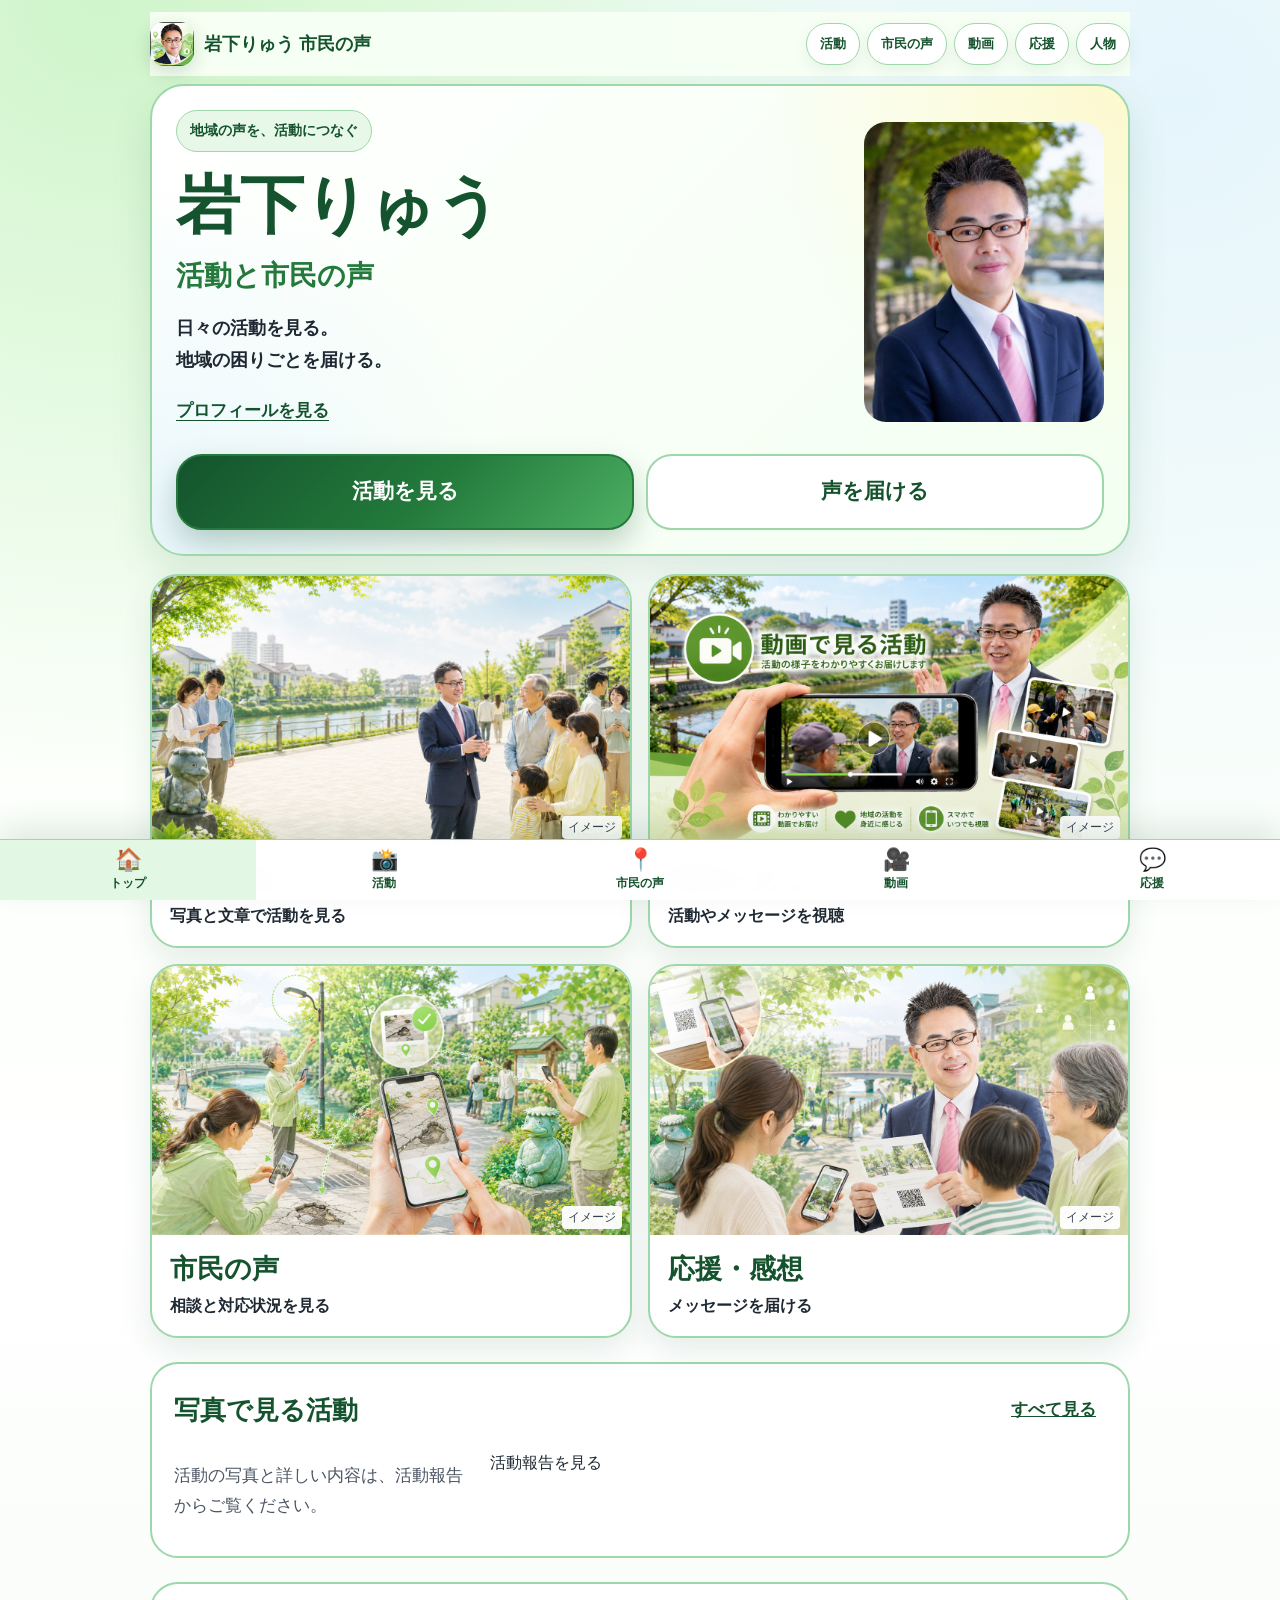
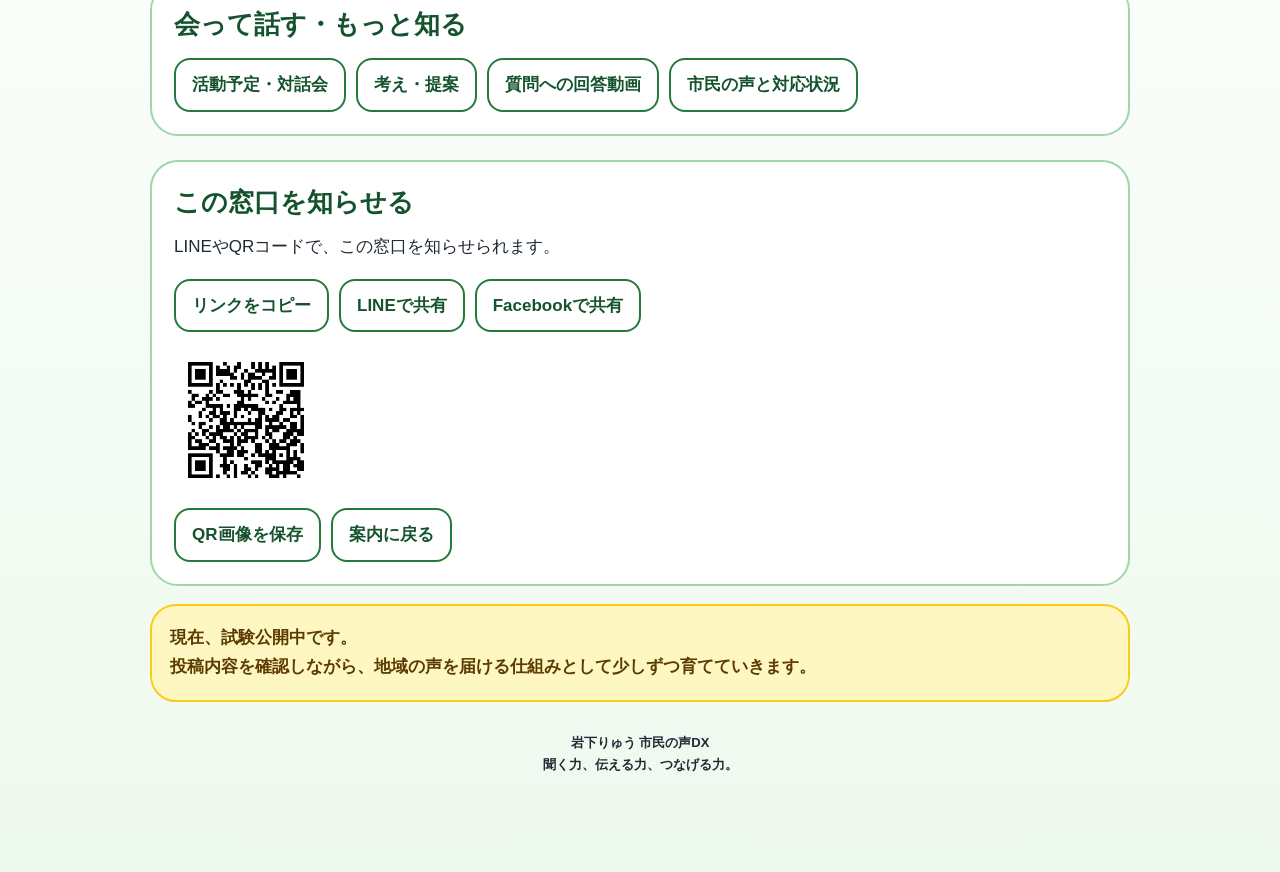
<file: index.html>
<!DOCTYPE html>
<html lang="ja">
<head>
<meta charset="UTF-8">
<meta name="viewport" content="width=device-width,initial-scale=1">

<title>岩下りゅう 市民の声DX</title>

<meta name="description" content="岩下りゅうの市民の声DX。地域の困りごとを聞き、整理し、必要に応じて行政へ届けます。">
<meta name="theme-color" content="#237a3b">
<meta property="og:type" content="website">
<meta property="og:title" content="岩下りゅう 市民の声DX">
<meta property="og:description" content="地域での活動、動画、市民の声と対応状況をひとつの窓口に。">
<meta property="og:url" content="https://ichirohns-jpg.github.io/iwashita-ryu-activity/">
<meta property="og:image" content="https://ichirohns-jpg.github.io/iwashita-ryu-activity/apple-touch-icon.png">
<meta name="twitter:card" content="summary">
<link rel="canonical" href="https://ichirohns-jpg.github.io/iwashita-ryu-activity/">

<link rel="icon" type="image/png" href="apple-touch-icon.png">
<link rel="apple-touch-icon" href="apple-touch-icon.png">

<style>

:root{
 --kappa-dark:#14532d;
 --kappa-main:#237a3b;
 --kappa-mid:#4caf63;
 --shinryoku:#e8f8e8;
 --river-blue:#e0f2fe;
 --cream:#fff7c2;
 --gold:#facc15;
 --ink:#1f2933;
 --line:#9ed7aa;
}

*{
 box-sizing:border-box;
}

html{
 scroll-behavior:smooth;
}

body{
 margin:0;
 font-family:"Hiragino Sans","Yu Gothic","Meiryo",sans-serif;
 background:
 radial-gradient(circle at 8% 0%,rgba(190,240,185,.70),transparent 28%),
 radial-gradient(circle at 92% 4%,rgba(224,242,254,.78),transparent 30%),
 linear-gradient(180deg,#f7fff4 0%,#ffffff 50%,#eef9ee 100%);
 color:var(--ink);
 line-height:1.7;
 -webkit-text-size-adjust:100%;
}

a{
 color:inherit;
 text-decoration:none;
}

.wrap{
 width:min(980px,94%);
 margin:auto;
 padding:12px 0 96px;
}

.header{
 position:sticky;
 top:0;
 z-index:80;
 display:flex;
 align-items:center;
 justify-content:space-between;
 gap:12px;
 padding:10px 0;
 background:rgba(247,255,244,.96);
 backdrop-filter:blur(14px);
}

.brand{
 display:flex;
 align-items:center;
 gap:10px;
 color:var(--kappa-dark);
 font-weight:900;
}

.brand img{
 width:44px;
 height:44px;
 border-radius:14px;
 object-fit:cover;
 box-shadow:0 6px 18px rgba(20,83,45,.18);
}

.brand span{
 font-size:18px;
 line-height:1.25;
}

.headerNav{
 display:flex;
 flex-wrap:wrap;
 gap:7px;
}

.headerNav a{
 padding:9px 13px;
 border-radius:999px;
 background:#fff;
 border:1px solid var(--line);
 color:var(--kappa-dark);
 font-size:13px;
 font-weight:900;
 box-shadow:0 6px 16px rgba(20,83,45,.07);
}

.hero{
 margin-top:8px;
 border-radius:34px;
 background:
 radial-gradient(circle at 100% 0%,rgba(255,247,194,.76),transparent 34%),
 radial-gradient(circle at 0% 100%,rgba(224,242,254,.65),transparent 34%),
 linear-gradient(135deg,#ffffff 0%,#f3fff1 100%);
 border:2px solid var(--line);
 box-shadow:0 16px 40px rgba(20,83,45,.12);
 padding:24px;
 overflow:hidden;
}

.kicker{
 display:inline-flex;
 padding:8px 13px;
 border-radius:999px;
 background:var(--shinryoku);
 border:1px solid var(--line);
 color:var(--kappa-dark);
 font-size:14px;
 font-weight:900;
}

.hero h1{
 margin:14px 0 0;
 color:var(--kappa-dark);
 font-size:clamp(40px,10vw,70px);
 line-height:1.05;
 font-weight:900;
 letter-spacing:-.03em;
}

.hero h1 span{
 display:block;
 color:var(--kappa-main);
}

.hero p{
 margin:14px 0 0;
 color:var(--ink);
 font-size:19px;
 line-height:1.75;
 font-weight:850;
}

.heroVisual{
 margin-top:18px;
 border-radius:28px;
 background:
 radial-gradient(circle at 50% 0%,rgba(255,247,194,.75),transparent 42%),
 linear-gradient(135deg,#14532d 0%,#237a3b 58%,#4caf63 100%);
 color:#fff;
 padding:22px;
 box-shadow:0 14px 30px rgba(20,83,45,.22);
}

.heroVisualTitle{
 font-size:28px;
 line-height:1.25;
 font-weight:900;
}

.heroVisualText{
 margin-top:8px;
 font-size:17px;
 line-height:1.7;
 font-weight:850;
}

.mainActions{
 margin-top:18px;
 display:grid;
 grid-template-columns:1.3fr 1fr;
 gap:12px;
}

.mainActions a{
 min-height:76px;
 display:flex;
 align-items:center;
 justify-content:center;
 text-align:center;
 border-radius:26px;
 font-size:21px;
 line-height:1.35;
 font-weight:900;
 padding:12px;
}

.mainActions a.primary{
 background:linear-gradient(135deg,#14532d 0%,#237a3b 55%,#4caf63 100%);
 color:#fff;
 border:2px solid var(--kappa-main);
 box-shadow:0 14px 30px rgba(20,83,45,.26);
}

.mainActions a.secondary{
 background:#fff;
 color:var(--kappa-dark);
 border:2px solid var(--line);
}

.menuGrid{
 margin-top:18px;
 display:grid;
 grid-template-columns:repeat(2,1fr);
 gap:14px;
}

.menuCard{
 min-height:170px;
 border-radius:28px;
 background:#fff;
 border:2px solid var(--line);
 box-shadow:0 12px 30px rgba(20,83,45,.10);
 padding:20px;
 display:flex;
 flex-direction:column;
 justify-content:space-between;
}

.menuCard:nth-child(1){
 background:linear-gradient(135deg,#ffffff 0%,#f0fff1 100%);
}

.menuCard:nth-child(2){
 background:linear-gradient(135deg,#ffffff 0%,#eaf7ff 100%);
}

.menuCard:nth-child(3){
 background:linear-gradient(135deg,#ffffff 0%,#fffbe0 100%);
 border-color:var(--gold);
}

.menuCard:nth-child(4){
 background:linear-gradient(135deg,#ffffff 0%,#f3fff1 100%);
}

.menuIcon{
 width:58px;
 height:58px;
 border-radius:20px;
 background:#fff;
 border:2px solid var(--line);
 display:flex;
 align-items:center;
 justify-content:center;
 font-size:31px;
 box-shadow:0 8px 18px rgba(20,83,45,.08);
}

.menuCard h2{
 margin:14px 0 0;
 color:var(--kappa-dark);
 font-size:27px;
 line-height:1.22;
 font-weight:900;
}

.menuCard p{
 margin:8px 0 0;
 color:var(--ink);
 font-size:16px;
 line-height:1.65;
 font-weight:850;
}

.menuButton{
 margin-top:14px;
 min-height:50px;
 display:flex;
 align-items:center;
 justify-content:center;
 border-radius:18px;
 background:#fff;
 border:2px solid var(--line);
 color:var(--kappa-dark);
 font-size:16px;
 font-weight:900;
}

.menuCard.primary .menuButton{
 background:linear-gradient(135deg,#14532d 0%,#237a3b 55%,#4caf63 100%);
 border-color:var(--kappa-main);
 color:#fff;
}

.section{
 margin-top:24px;
}

.sectionCard{
 border-radius:30px;
 background:#fff;
 border:2px solid var(--line);
 box-shadow:0 12px 30px rgba(20,83,45,.10);
 padding:22px;
}

.sectionCard h2{
 margin:0;
 color:var(--kappa-dark);
 font-size:clamp(30px,7vw,48px);
 line-height:1.18;
 font-weight:900;
}

.sectionCard p{
 margin:10px 0 0;
 color:var(--ink);
 font-size:18px;
 line-height:1.75;
 font-weight:850;
}

.featureGrid{
 margin-top:16px;
 display:grid;
 grid-template-columns:repeat(3,1fr);
 gap:12px;
}

.feature{
 border-radius:24px;
 background:#f8fff6;
 border:1px solid #c7eecb;
 padding:16px;
}

.feature:nth-child(2){
 background:#f0f9ff;
 border-color:#bae6fd;
}

.feature:nth-child(3){
 background:#fffdf0;
 border-color:#eadf9d;
}

.feature h3{
 margin:0;
 color:var(--kappa-dark);
 font-size:21px;
 line-height:1.3;
 font-weight:900;
}

.feature p{
 margin:7px 0 0;
 color:var(--ink);
 font-size:15px;
 line-height:1.65;
 font-weight:850;
}

.notice{
 margin-top:18px;
 border-radius:26px;
 background:var(--cream);
 border:2px solid var(--gold);
 color:#5c3b00;
 padding:18px;
 font-size:17px;
 line-height:1.7;
 font-weight:900;
}

.footer{
 margin-top:30px;
 text-align:center;
 color:var(--ink);
 font-size:13px;
 font-weight:800;
}

.bottomNav{
 position:fixed;
 left:0;
 right:0;
 bottom:0;
 z-index:100;
 display:grid;
 grid-template-columns:repeat(5,1fr);
 background:rgba(255,255,255,.98);
 border-top:1px solid var(--line);
 box-shadow:0 -12px 30px rgba(20,83,45,.12);
 backdrop-filter:blur(14px);
}

.bottomNav a{
 text-align:center;
 color:var(--kappa-dark);
 padding:8px 4px 7px;
 font-size:12px;
 font-weight:900;
}

.bottomNav a span{
 display:block;
 font-size:22px;
 line-height:1.1;
}

.bottomNav a.active{
 background:#e2f8e5;
 color:#14532d;
}

@media (max-width:700px){

 .wrap{
  width:94%;
 }

 .headerNav{
  display:none;
 }

 .brand span{
  font-size:16px;
 }

 .hero{
  border-radius:28px;
  padding:18px;
 }

 .heroVisual{
  border-radius:24px;
  padding:18px;
 }

 .mainActions,
 .menuGrid,
 .featureGrid{
  grid-template-columns:1fr;
 }

 .mainActions a{
  min-height:70px;
 }

 .menuCard{
  min-height:auto;
 }

 .sectionCard{
  border-radius:26px;
  padding:18px;
 }

}

</style>
<link rel="stylesheet" href="connections.css">
</head>

<body class="homePage">

<div class="wrap">

<header class="header">

 <a class="brand" href="index.html">
  <img src="apple-touch-icon.png" alt="岩下りゅう">
  <span>岩下りゅう 市民の声</span>
 </a>

 <nav class="headerNav">
  <a href="activity.html">活動</a>
  <a href="voice.html">市民の声</a>
  <a href="videos.html">動画</a>
  <a href="support.html">応援</a>
  <a href="profile.html">人物</a>
 </nav>

</header>

<main>

<section class="hero homeHero" aria-labelledby="homeTitle">
 <div class="homeIntro">
  <div class="kicker">地域の声を、活動につなぐ</div>
  <h1 id="homeTitle">岩下りゅう</h1>
  <p class="homeSubtitle">活動と市民の声</p>
  <p class="homeLead">日々の活動を見る。<br>地域の困りごとを届ける。</p>
  <a class="profileLink" href="profile.html">プロフィールを見る</a>
 </div>
 <a class="homePortrait" href="profile.html" aria-label="岩下りゅうのプロフィールを見る"><img src="images/profile/iwashita-ryu-profile-20260709.png" width="1024" height="1280" alt="岩下りゅうのプロフィール画像" fetchpriority="high"></a>
 <div class="mainActions"><a class="primary" href="activity.html">活動を見る</a><a class="secondary" href="voice.html">声を届ける</a></div>
</section>




<section class="menuGrid pictureMenus" aria-label="したいことを選ぶ">
 <a class="menuCard pictureCard" href="activity.html"><figure><img src="images/activity/hero-main.jpg" width="1280" height="720" alt="地域での対話を表したイメージ" loading="lazy"><figcaption>イメージ</figcaption></figure><div class="pictureLabel"><h2>活動報告</h2><p>写真と文章で活動を見る</p></div></a>
 <a class="menuCard pictureCard" href="videos.html"><figure><img src="images/activity/hero-video.jpg" width="1280" height="720" alt="動画で見る活動の案内画像" loading="lazy"><figcaption>イメージ</figcaption></figure><div class="pictureLabel"><h2>動画を見る</h2><p>活動やメッセージを視聴</p></div></a>
 <a class="menuCard pictureCard" href="voice.html"><figure><img src="images/activity/voice-report.jpg" width="1280" height="720" alt="地域の困りごとを写真で伝えるイメージ" loading="lazy"><figcaption>イメージ</figcaption></figure><div class="pictureLabel"><h2>市民の声</h2><p>相談と対応状況を見る</p></div></a>
 <a class="menuCard pictureCard" href="support.html"><figure><img src="images/activity/profile-main.jpg" width="1280" height="720" alt="地域の人との交流を表したイメージ" loading="lazy"><figcaption>イメージ</figcaption></figure><div class="pictureLabel"><h2>応援・感想</h2><p>メッセージを届ける</p></div></a>
</section>
<section class="dxSection latestPhotos" aria-labelledby="latestPhotosTitle">
 <div class="photoSectionHead"><h2 id="latestPhotosTitle">写真で見る活動</h2><a href="activity.html">すべて見る</a></div>
 <div id="homeActivityList" class="activityPreviewGrid" aria-live="polite"><p class="dxMuted">活動写真を読み込んでいます。<a href="activity.html">活動報告を開く</a></p></div>
</section>
<section class="dxSection compactRoutes" aria-labelledby="connectTitle">
 <h2 id="connectTitle">会って話す・もっと知る</h2>
 <div class="dxButtons"><a href="activity.html?view=schedule">活動予定・対話会</a><a href="activity.html?view=ideas">考え・提案</a><a href="videos.html?view=answers">質問への回答動画</a><a href="voice.html#reports">市民の声と対応状況</a></div>
</section>





<section class="dxSection" id="share" aria-labelledby="shareTitle">
 <h2 id="shareTitle">この窓口を知らせる</h2>
 <p>LINEやQRコードで、この窓口を知らせられます。</p>
 <div class="dxButtons">
  <button id="shareSite" type="button" hidden>共有先を選ぶ</button>
  <button id="copySite" type="button">リンクをコピー</button>
  <a href="https://line.me/R/share?text=%E5%B2%A9%E4%B8%8B%E3%82%8A%E3%82%85%E3%81%86%20%E5%B8%82%E6%B0%91%E3%81%AE%E5%A3%B0DX%0Ahttps%3A%2F%2Fichirohns-jpg.github.io%2Fiwashita-ryu-activity%2F" rel="noopener">LINEで共有</a>
  <a href="https://www.facebook.com/sharer/sharer.php?u=https%3A%2F%2Fichirohns-jpg.github.io%2Fiwashita-ryu-activity%2F" target="_blank" rel="noopener">Facebookで共有</a>
 </div>
 <p id="shareResult" role="status" aria-live="polite"></p>
 <a href="https://ichirohns-jpg.github.io/iwashita-ryu-activity/" aria-label="QRコードの行き先：市民の声DXトップ"><img class="dxQr" src="images/site-qr.png" width="200" height="200" alt="岩下りゅう 市民の声DXトップページのQRコード"></a>
 <div class="dxButtons"><a href="images/site-qr.png" download="iwashita-ryu-qr.png">QR画像を保存</a><a href="#connectTitle">案内に戻る</a></div>
</section>

<div class="notice">
 現在、試験公開中です。<br>
 投稿内容を確認しながら、地域の声を届ける仕組みとして少しずつ育てていきます。
</div>

</main>

<footer class="footer">
 岩下りゅう 市民の声DX<br>
 聞く力、伝える力、つなげる力。
</footer>

</div>

<nav class="bottomNav">
 <a href="index.html" class="active"><span>🏠</span>トップ</a>
 <a href="activity.html"><span>📸</span>活動</a>
 <a href="voice.html"><span>📍</span>市民の声</a>
 <a href="videos.html"><span>🎥</span>動画</a>
 <a href="support.html"><span>💬</span>応援</a>
</nav>

<script src="connections.js"></script>
<script src="home-activities.js"></script>
</body>
</html>
</file>
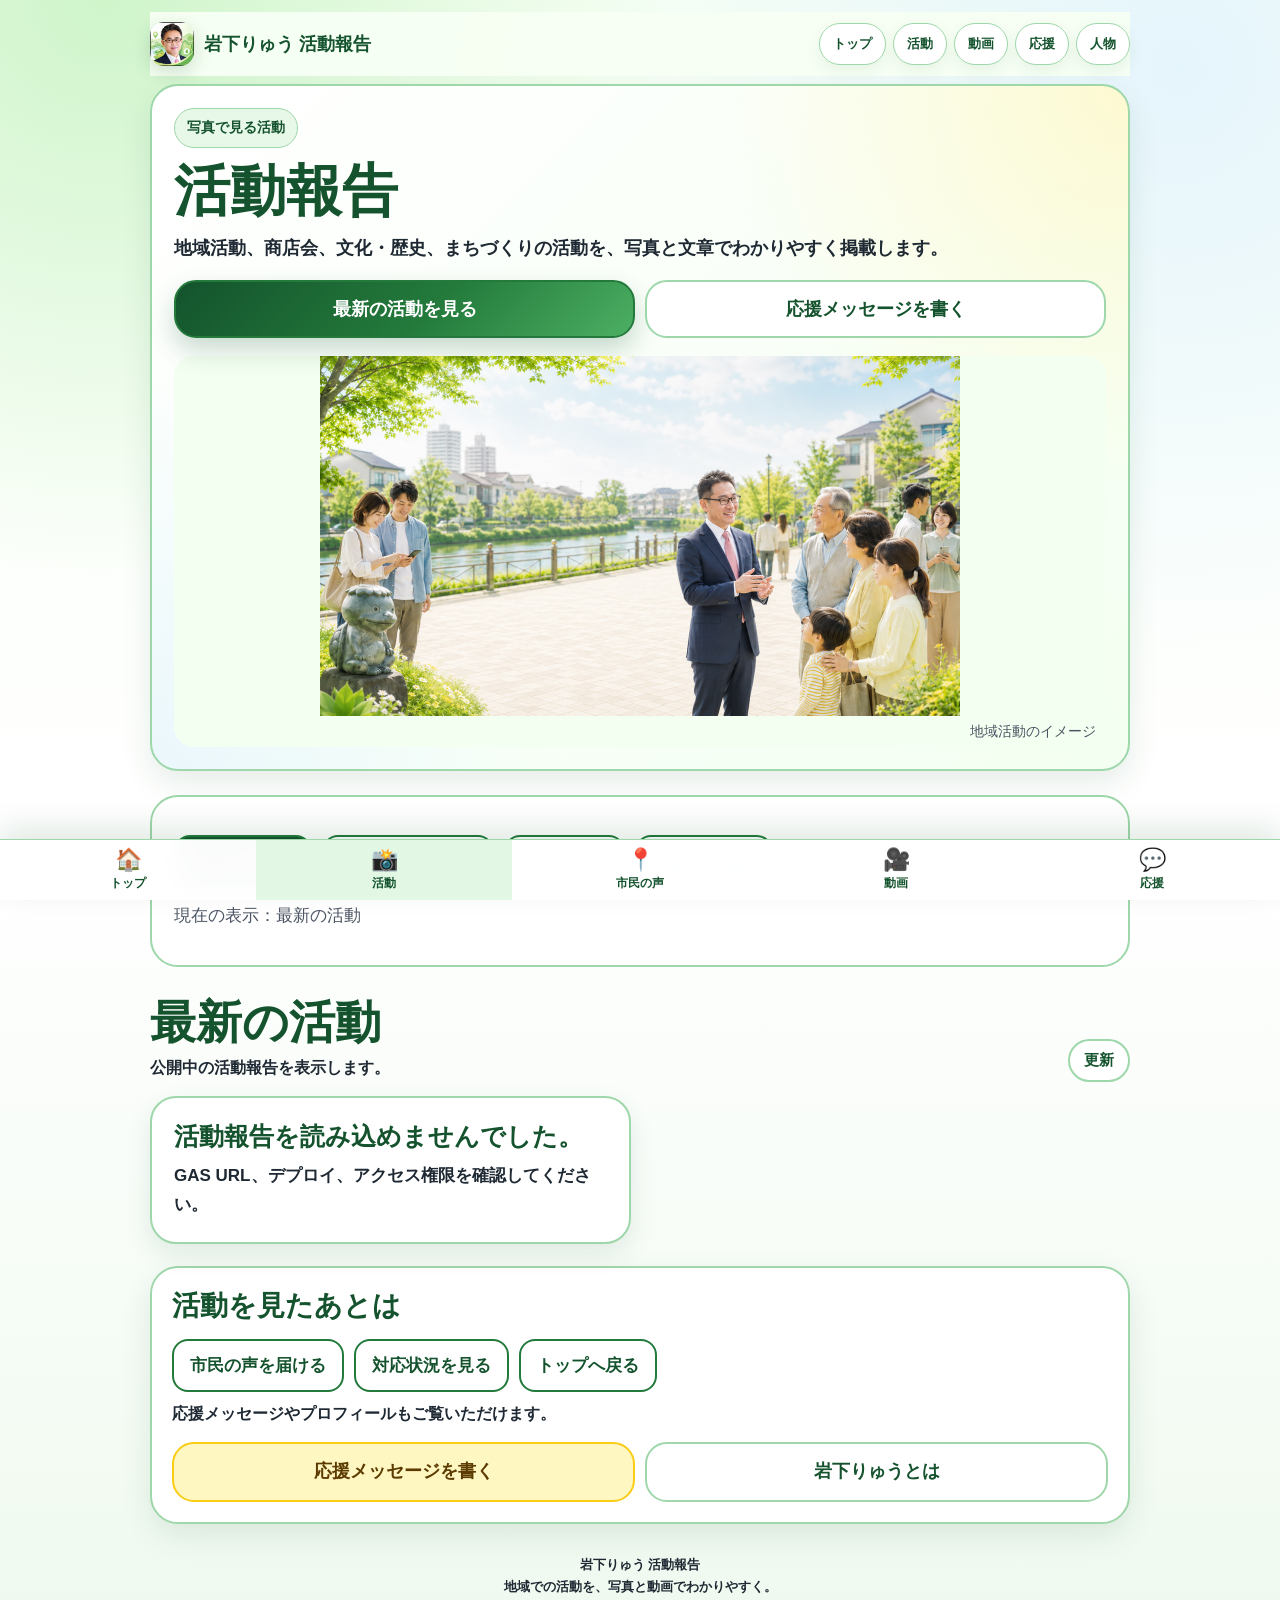
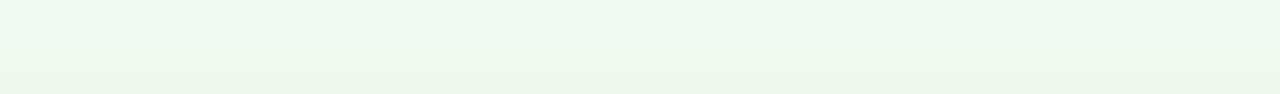
<file: activity.html>
<!DOCTYPE html>
<html lang="ja">
<head>
<meta charset="UTF-8">
<meta name="viewport" content="width=device-width,initial-scale=1">

<title>活動報告｜岩下りゅう 活動報告</title>
<meta property="og:type" content="website">
<meta property="og:site_name" content="岩下りゅう 市民の声DX">
<meta property="og:title" content="活動報告｜岩下りゅう 活動報告">
<meta property="og:description" content="岩下りゅうの地域活動、商店会、文化・歴史、まちづくりの活動報告を写真と文章で掲載します。">
<meta property="og:url" content="https://ichirohns-jpg.github.io/iwashita-ryu-activity/activity.html">
<meta property="og:image" content="https://ichirohns-jpg.github.io/iwashita-ryu-activity/apple-touch-icon.png">
<meta property="og:image:alt" content="岩下りゅう">
<meta name="twitter:card" content="summary">

<meta name="description" content="岩下りゅうの地域活動、商店会、文化・歴史、まちづくりの活動報告を写真と文章で掲載します。">
<meta name="theme-color" content="#237a3b">

<link rel="icon" type="image/png" href="apple-touch-icon.png">
<link rel="apple-touch-icon" href="apple-touch-icon.png">

<style>

:root{
 --kappa-dark:#14532d;
 --kappa-main:#237a3b;
 --kappa-mid:#4caf63;
 --kappa-light:#7bcf7a;
 --shinryoku:#e8f8e8;
 --shinryoku-soft:#f7fff4;
 --river-blue:#e0f2fe;
 --cream:#fff7c2;
 --gold:#facc15;
 --ink:#1f2933;
 --muted:#4b6350;
 --line:#9ed7aa;
 --white:#ffffff;
}

*{
 box-sizing:border-box;
}

html{
 scroll-behavior:smooth;
}

body{
 margin:0;
 font-family:
 "Hiragino Sans",
 "Yu Gothic",
 "Meiryo",
 sans-serif;
 background:
 radial-gradient(circle at 8% 0%,rgba(190,240,185,.70),transparent 28%),
 radial-gradient(circle at 92% 4%,rgba(224,242,254,.78),transparent 30%),
 linear-gradient(180deg,#f7fff4 0%,#ffffff 50%,#eef9ee 100%);
 color:var(--ink);
 line-height:1.7;
 -webkit-text-size-adjust:100%;
}

a{
 color:inherit;
 text-decoration:none;
}

button{
 font-family:inherit;
 cursor:pointer;
}

.wrap{
 width:min(980px,94%);
 margin:auto;
 padding:12px 0 96px;
}

.header{
 position:sticky;
 top:0;
 z-index:80;
 display:flex;
 align-items:center;
 justify-content:space-between;
 gap:12px;
 padding:10px 0;
 background:rgba(247,255,244,.96);
 backdrop-filter:blur(14px);
}

.brand{
 display:flex;
 align-items:center;
 gap:10px;
 color:var(--kappa-dark);
 font-weight:900;
}

.brand img{
 width:44px;
 height:44px;
 border-radius:14px;
 object-fit:cover;
 box-shadow:0 6px 18px rgba(20,83,45,.18);
}

.brand span{
 font-size:18px;
 line-height:1.25;
}

.headerNav{
 display:flex;
 flex-wrap:wrap;
 gap:7px;
}

.headerNav a{
 padding:9px 13px;
 border-radius:999px;
 background:#fff;
 border:1px solid var(--line);
 color:var(--kappa-dark);
 font-size:13px;
 font-weight:900;
 box-shadow:0 6px 16px rgba(20,83,45,.07);
}

.hero{
 margin-top:8px;
 border-radius:28px;
 background:
 radial-gradient(circle at 100% 0%,rgba(255,247,194,.70),transparent 34%),
 radial-gradient(circle at 0% 100%,rgba(224,242,254,.60),transparent 34%),
 linear-gradient(135deg,#ffffff 0%,#f3fff1 100%);
 border:2px solid var(--line);
 box-shadow:0 12px 30px rgba(20,83,45,.10);
 padding:22px;
}

.kicker{
 display:inline-flex;
 padding:7px 12px;
 border-radius:999px;
 background:var(--shinryoku);
 border:1px solid var(--line);
 color:var(--kappa-dark);
 font-size:14px;
 font-weight:900;
}

.hero h1{
 margin:12px 0 0;
 color:var(--kappa-dark);
 font-size:clamp(34px,8vw,56px);
 line-height:1.12;
 font-weight:900;
}

.hero p{
 margin:10px 0 0;
 color:var(--ink);
 font-size:18px;
 line-height:1.75;
 font-weight:850;
}

.heroButtons{
 margin-top:16px;
 display:grid;
 grid-template-columns:1fr 1fr;
 gap:10px;
}

.heroButtons a{
 min-height:58px;
 display:flex;
 align-items:center;
 justify-content:center;
 text-align:center;
 border-radius:22px;
 background:#fff;
 border:2px solid var(--line);
 color:var(--kappa-dark);
 font-size:18px;
 font-weight:900;
 padding:10px;
}

.heroButtons a.primary{
 background:linear-gradient(135deg,#14532d 0%,#237a3b 55%,#4caf63 100%);
 border-color:var(--kappa-main);
 color:#fff;
 box-shadow:0 12px 26px rgba(20,83,45,.22);
}

.listSection{
 margin-top:28px;
}

.listHead{
 display:flex;
 align-items:flex-end;
 justify-content:space-between;
 gap:12px;
 margin-bottom:14px;
}

.listHead h2{
 margin:0;
 color:var(--kappa-dark);
 font-size:clamp(30px,7vw,46px);
 line-height:1.18;
 font-weight:900;
}

.listHead p{
 margin:5px 0 0;
 color:var(--ink);
 font-size:16px;
 font-weight:850;
}

.reloadBtn{
 border-radius:999px;
 background:#fff;
 border:2px solid var(--line);
 color:var(--kappa-dark);
 font-size:15px;
 font-weight:900;
 padding:10px 14px;
}

.activityList{
 display:grid;
 grid-template-columns:1fr;
 gap:18px;
}

.activityCard{
 overflow:hidden;
 border-radius:28px;
 background:#fff;
 border:2px solid var(--line);
 box-shadow:0 12px 30px rgba(20,83,45,.10);
}

.activityImageBox{
 width:100%;
 aspect-ratio:4/3;
 background:
 radial-gradient(circle at 100% 0%,rgba(224,242,254,.70),transparent 35%),
 linear-gradient(135deg,#f5fff3 0%,#e8f8e8 100%);
 border-bottom:1px solid #d6f3d8;
 display:flex;
 align-items:center;
 justify-content:center;
 overflow:hidden;
}

.activityImageBox img{
 width:100%;
 height:100%;
 object-fit:cover;
 display:block;
}

.noImage{
 color:var(--muted);
 font-size:18px;
 font-weight:900;
}

.activityBody{
 padding:18px;
}

.metaRow{
 display:flex;
 flex-wrap:wrap;
 gap:8px;
 margin-bottom:12px;
}

.badge{
 display:inline-flex;
 align-items:center;
 padding:6px 11px;
 border-radius:999px;
 background:var(--shinryoku);
 border:1px solid var(--line);
 color:var(--kappa-dark);
 font-size:13px;
 font-weight:900;
}

.activityTitle{
 margin:0;
 color:var(--kappa-dark);
 font-size:clamp(26px,6vw,40px);
 line-height:1.25;
 font-weight:900;
}

.activitySummary{
 margin-top:12px;
 color:var(--ink);
 font-size:18px;
 line-height:1.75;
 font-weight:850;
 white-space:pre-wrap;
 word-break:break-word;
}

.photoGrid{
 margin-top:14px;
 display:grid;
 grid-template-columns:repeat(2,1fr);
 gap:10px;
}

.photoGrid img{
 display:block;
 width:100%;
 aspect-ratio:1/1;
 object-fit:cover;
 border-radius:16px;
 border:1px solid #c8f0ce;
 background:#f7fff5;
}

.shareBox{
 margin-top:16px;
 border-radius:22px;
 background:#f7fff5;
 border:1px solid #c8f0ce;
 padding:14px;
}

.shareTitle{
 color:var(--kappa-dark);
 font-size:16px;
 font-weight:900;
 margin-bottom:10px;
}

.shareButtons{
 display:grid;
 grid-template-columns:repeat(4,1fr);
 gap:10px;
}

.shareButtons a,
.shareButtons button{
 min-height:48px;
 display:flex;
 align-items:center;
 justify-content:center;
 border-radius:17px;
 border:2px solid var(--line);
 background:#fff;
 color:var(--kappa-dark);
 font-size:15px;
 font-weight:900;
}

.nextAction{
 margin-top:22px;
 border-radius:28px;
 background:#fff;
 border:2px solid var(--line);
 box-shadow:0 12px 30px rgba(20,83,45,.10);
 padding:20px;
}

.nextAction h2{
 margin:0;
 color:var(--kappa-dark);
 font-size:28px;
 line-height:1.25;
 font-weight:900;
}

.nextAction p{
 margin:8px 0 0;
 color:var(--ink);
 font-size:16px;
 font-weight:850;
}

.nextButtons{
 display:grid;
 grid-template-columns:1fr 1fr;
 gap:10px;
 margin-top:14px;
}

.nextButtons a{
 min-height:60px;
 display:flex;
 align-items:center;
 justify-content:center;
 border-radius:22px;
 background:#fff;
 border:2px solid var(--line);
 color:var(--kappa-dark);
 font-size:18px;
 font-weight:900;
}

.nextButtons a.support{
 background:var(--cream);
 border-color:var(--gold);
 color:#5c3b00;
}

.empty{
 border-radius:26px;
 background:#fff;
 border:2px solid var(--line);
 box-shadow:0 10px 26px rgba(20,83,45,.10);
 padding:22px;
 color:var(--muted);
}

.empty h3{
 margin:0;
 color:var(--kappa-dark);
 font-size:25px;
 line-height:1.3;
 font-weight:900;
}

.empty p{
 margin:10px 0 0;
 color:var(--ink);
 font-size:17px;
 line-height:1.7;
 font-weight:850;
}

.footer{
 margin-top:30px;
 text-align:center;
 color:var(--ink);
 font-size:13px;
 font-weight:800;
}

.bottomNav{
 position:fixed;
 left:0;
 right:0;
 bottom:0;
 z-index:100;
 display:grid;
 grid-template-columns:repeat(5,1fr);
 background:rgba(255,255,255,.98);
 border-top:1px solid var(--line);
 box-shadow:0 -12px 30px rgba(20,83,45,.12);
 backdrop-filter:blur(14px);
}

.bottomNav a{
 text-align:center;
 color:var(--kappa-dark);
 padding:8px 4px 7px;
 font-size:12px;
 font-weight:900;
}

.bottomNav a span{
 display:block;
 font-size:22px;
 line-height:1.1;
}

.bottomNav a.active{
 background:#e2f8e5;
 color:#14532d;
}

@media (min-width:820px){

 .activityList{
  grid-template-columns:repeat(2,1fr);
 }

 .activityCard:first-child{
  grid-column:1 / -1;
 }

 .activityCard:first-child .activityImageBox{
  aspect-ratio:21/9;
 }

}

@media (max-width:700px){

 .wrap{
  width:94%;
 }

 .headerNav{
  display:none;
 }

 .brand span{
  font-size:16px;
 }

 .hero{
  border-radius:26px;
  padding:18px;
 }

 .heroButtons{
  grid-template-columns:1fr;
 }

 .listHead{
  align-items:flex-start;
  flex-direction:column;
 }

 .activityBody{
  padding:17px;
 }

 .shareButtons{
  grid-template-columns:1fr 1fr;
 }

 .nextButtons{
  grid-template-columns:1fr;
 }

}

</style>
<link rel="stylesheet" href="connections.css">
</head>

<body>

<div class="wrap">

<header class="header">

 <a class="brand" href="index.html">
  <img src="apple-touch-icon.png" alt="岩下りゅう">
  <span>岩下りゅう 活動報告</span>
 </a>

 <nav class="headerNav">
  <a href="index.html">トップ</a>
  <a href="activity.html">活動</a>
  <a href="videos.html">動画</a>
  <a href="support.html">応援</a>
  <a href="profile.html">人物</a>
 </nav>

</header>

<main>

<section class="hero">

 <div class="kicker">写真で見る活動</div>

 <h1>活動報告</h1>

 <p>
  地域活動、商店会、文化・歴史、まちづくりの活動を、写真と文章でわかりやすく掲載します。
 </p>

 <div class="heroButtons">
  <a class="primary" href="#activityList">最新の活動を見る</a>
  <a href="support.html">応援メッセージを書く</a>
 </div>

<figure class="pageVisual"><img src="images/activity/hero-main.jpg" alt="地域での対話を表したイメージ" width="1280" height="720"><figcaption>地域活動のイメージ</figcaption></figure>
</section>

<section class="dxSection" aria-label="表示する内容"><div class="dxButtons"><a href="activity.html" data-view="all">すべての活動</a><a href="activity.html?view=schedule" data-view="schedule">活動予定・対話会</a><a href="activity.html?view=ideas" data-view="ideas">考え・提案</a><a href="activity.html?view=answers" data-view="answers">質問への回答</a></div><p id="viewDescription" class="dxMuted">公開された内容を表示します。</p></section>
<section class="listSection">

 <div class="listHead">

  <div>
   <h2>最新の活動</h2>
   <p>公開中の活動報告を表示します。</p>
  </div>

  <button class="reloadBtn" type="button" onclick="loadActivities()">更新</button>

 </div>

 <div id="activityList" class="activityList">

  <div class="empty">
   <h3>活動報告を読み込み中です。</h3>
   <p>少しお待ちください。</p>
  </div>

 </div>

</section>

<section class="nextAction">

 <h2>活動を見たあとは</h2>
 <div class="dxButtons"><a href="post.html">市民の声を届ける</a><a href="voice.html#reports">対応状況を見る</a><a href="index.html">トップへ戻る</a></div>

 <p>
  応援メッセージやプロフィールもご覧いただけます。
 </p>

 <div class="nextButtons">
  <a class="support" href="support.html">応援メッセージを書く</a>
  <a href="profile.html">岩下りゅうとは</a>
 </div>

</section>

</main>

<footer class="footer">
 岩下りゅう 活動報告<br>
 地域での活動を、写真と動画でわかりやすく。
</footer>

</div>

<nav class="bottomNav">
 <a href="index.html"><span>🏠</span>トップ</a>
 <a href="activity.html" class="active"><span>📸</span>活動</a>
 <a href="voice.html"><span>📍</span>市民の声</a>
 <a href="videos.html"><span>🎥</span>動画</a>
 <a href="support.html"><span>💬</span>応援</a>
</nav>

<script>

const GAS_URL =
"https://script.google.com/macros/s/AKfycbw09g-SkmsCmsEJiG0VJrhypLbCZVBIw7TOiD5FYwNo2PhGYQz1nYsDfVbWzzff1ZUWXw/exec";

const activityList =
document.getElementById("activityList");

function esc(v){

 return String(v || "")
 .replace(/&/g,"&amp;")
 .replace(/</g,"&lt;")
 .replace(/>/g,"&gt;")
 .replace(/"/g,"&quot;")
 .replace(/'/g,"&#39;");

}

function pick(obj,keys,defaultValue){

 for(let i = 0; i < keys.length; i++){

  const key =
  keys[i];

  if(
   obj &&
   obj[key] !== undefined &&
   obj[key] !== null &&
   String(obj[key]).trim() !== ""
  ){

   return String(obj[key]).trim();

  }

 }

 return defaultValue || "";

}

function normalizeActivities(data){

 if(Array.isArray(data)){
  return data;
 }

 if(data && Array.isArray(data.records)){
  return data.records;
 }

 if(data && Array.isArray(data.activities)){
  return data.activities;
 }

 if(data && Array.isArray(data.data)){
  return data.data;
 }

 if(data && Array.isArray(data.items)){
  return data.items;
 }

 return [];

}

function shortDate(v){

 const s =
 String(v || "");

 if(!s){
  return "";
 }

 return s
 .replace(/\s\d{2}:\d{2}.*/,"")
 .replace(/-/g,"/");

}

function getImages(r){

 const imgs = [];

 [
  "画像URL1",
  "画像URL2",
  "画像URL3",
  "画像URL4",
  "画像URL5",
  "imageUrl1",
  "imageUrl2",
  "imageUrl3",
  "imageUrl4",
  "imageUrl5"
 ].forEach(function(key){

  const url =
  pick(r,[key],"");

  if(url && imgs.indexOf(url) === -1){
   imgs.push(url);
  }

 });

 return imgs;

}

function activityShareUrl(id){

 const base =
 location.origin +
 location.pathname;

 if(id){
  return base + "#activity-" + encodeURIComponent(id);
 }

 return base;

}

function makeShareText(title,summary){

 return (
  String(title || "岩下りゅう 活動報告") +
  "\n" +
  String(summary || "")
 ).trim();

}

function copyActivity(title,url){

 const text =
 title + "\n" + url;

 if(navigator.clipboard){

  navigator.clipboard.writeText(text)
  .then(function(){
   alert("リンクをコピーしました。");
  })
  .catch(function(){
   alert("コピーできませんでした。");
  });

  return;

 }

 alert(url);

}

function activityCard(r,index){

 const id =
 pick(r,[
  "ID",
  "id",
  "activityId"
 ],String(index + 1));

 const date =
 shortDate(
  pick(r,[
   "日付",
   "日時",
   "date",
   "createdAt"
  ],"")
 );

 const theme =
 pick(r,[
  "テーマ",
  "theme",
  "分類",
  "category"
 ],"");

 const title =
 pick(r,[
  "タイトル",
  "title"
 ],"活動報告");

 const summary =
 pick(r,[
  "概要",
  "summary",
  "本文",
  "body",
  "description"
 ],"");

 const snsText =
 pick(r,[
  "SNS投稿文",
  "snsText"
 ],"");

 const images =
 getImages(r);

 const mainImage =
 images[0] || "";

 const shareUrl =
 activityShareUrl(id);

 const shareText =
 makeShareText(
  title,
  snsText || summary
 );

 const lineUrl =
 "https://line.me/R/share?text=" +
 encodeURIComponent(title + "\n" + shareUrl);

 const xUrl =
 "https://twitter.com/intent/tweet?text=" +
 encodeURIComponent(shareText) +
 "&url=" +
 encodeURIComponent(shareUrl);

 const fbUrl =
 "https://www.facebook.com/sharer/sharer.php?u=" +
 encodeURIComponent(shareUrl);

 const extraImages =
 images
 .slice(1)
 .map(function(url){
  return '<img src="' + esc(url) + '" alt="' + esc(title) + '">';
 })
 .join("");

 return ''
 + '<article class="activityCard" id="activity-' + esc(id) + '">'

 + '<div class="activityImageBox">'
 + (mainImage
    ? '<img src="' + esc(mainImage) + '" alt="' + esc(title) + '">'
    : '<div class="noImage">写真なし</div>'
   )
 + '</div>'

 + '<div class="activityBody">'

 + '<div class="metaRow">'
 + (date ? '<span class="badge">📅 ' + esc(date) + '</span>' : '')
 + (theme ? '<span class="badge">🏷️ ' + esc(theme) + '</span>' : '')
 + '</div>'

 + '<h2 class="activityTitle">' + esc(title) + '</h2>'

 + (summary ? '<div class="activitySummary">' + esc(summary) + '</div>' : '')

 + (extraImages ? '<div class="photoGrid">' + extraImages + '</div>' : '')

 + '<div class="shareBox">'
 + '<div class="shareTitle">この活動を共有する</div>'
 + '<div class="shareButtons">'
 + '<a href="' + esc(lineUrl) + '" rel="noopener">LINE</a>'
 + '<a href="' + esc(xUrl) + '" target="_blank" rel="noopener">X</a>'
 + '<a href="' + esc(fbUrl) + '" target="_blank" rel="noopener">Facebook</a>'
 + '<button type="button" class="recordCopy" data-title="' + esc(title) + '" data-url="' + esc(shareUrl) + '">コピー</button>'
 + '</div>'
 + '</div>'

 + '</div>'

 + '</article>';

}

document.addEventListener("click",function(e){
 const button=e.target.closest(".recordCopy");
 if(button)copyActivity(button.dataset.title,button.dataset.url);
});

const requestedView = new URLSearchParams(location.search).get("view") || "all";
const viewThemes = {schedule:["活動予定","対話会"],ideas:["考え・提案"],answers:["質問への回答"]};
const currentView = Object.prototype.hasOwnProperty.call(viewThemes, requestedView) ? requestedView : "all";
const viewTitles = {all:"最新の活動",schedule:"活動予定・対話会",ideas:"考え・提案",answers:"質問への回答"};
document.querySelectorAll("[data-view]").forEach(function(a){if(a.dataset.view===currentView)a.setAttribute("aria-current","page");});
if(currentView!=="all"){
 document.querySelector(".hero h1").textContent=viewTitles[currentView];
 document.querySelector(".hero p").textContent=currentView==="schedule" ? "公開された活動予定や対話会の案内です。開催日・場所・参加方法は各案内をご確認ください。" : "テーマに沿って公開された内容をご覧いただけます。";
 document.querySelector(".listSection h2").textContent=viewTitles[currentView];
 document.querySelector(".heroButtons a").textContent=viewTitles[currentView]+"を見る";
 document.title=viewTitles[currentView]+"｜岩下りゅう 市民の声DX";
}
document.getElementById("viewDescription").textContent=currentView==="schedule" ? "予定の変更・終了のお知らせも、各案内をご確認ください。" : "現在の表示："+viewTitles[currentView];

function renderActivities(data){

 const allRecords = normalizeActivities(data);
 const records =
 allRecords.filter(function(r){
  return currentView === "all" || viewThemes[currentView].indexOf(pick(r,["テーマ","theme","分類","category"],"")) !== -1;
 });

 if(!records.length){

  activityList.innerHTML =
  '<div class="empty">' +
  '<h3>' + esc(viewTitles[currentView]) + 'は現在準備中です。</h3>' +
  '<p>公開された活動報告は、このページに順番に表示されます。</p>' +
  '</div>';

  return;

 }

 activityList.innerHTML =
 records
 .map(function(r,index){
  return activityCard(r,allRecords.indexOf(r));
 })
 .join("");
 let anchor=location.hash.slice(1);
 try{anchor=decodeURIComponent(anchor);}catch(e){}
 const target=document.getElementById(anchor);
 if(target)target.scrollIntoView();

}

function loadActivities(){

 activityList.innerHTML =
 '<div class="empty">' +
 '<h3>活動報告を読み込み中です。</h3>' +
 '<p>少しお待ちください。</p>' +
 '</div>';

 const callbackName =
 "activitiesCallback_" +
 Date.now() +
 "_" +
 Math.floor(Math.random() * 100000);

 window[callbackName] =
 function(data){

  renderActivities(data);

  try{
   delete window[callbackName];
  }catch(e){
   window[callbackName] = undefined;
  }

  const old =
  document.getElementById(callbackName);

  if(old){
   old.remove();
  }

 };

 const script =
 document.createElement("script");

 script.id =
 callbackName;

 script.src =
 GAS_URL +
 "?mode=getActivities&callback=" +
 encodeURIComponent(callbackName) +
 "&t=" +
 Date.now();

 script.onerror =
 function(){

  activityList.innerHTML =
  '<div class="empty">' +
  '<h3>活動報告を読み込めませんでした。</h3>' +
  '<p>GAS URL、デプロイ、アクセス権限を確認してください。</p>' +
  '</div>';

  try{
   delete window[callbackName];
  }catch(e){
   window[callbackName] = undefined;
  }

 };

 document.body.appendChild(script);

}

loadActivities();

</script>

</body>
</html>
</file>
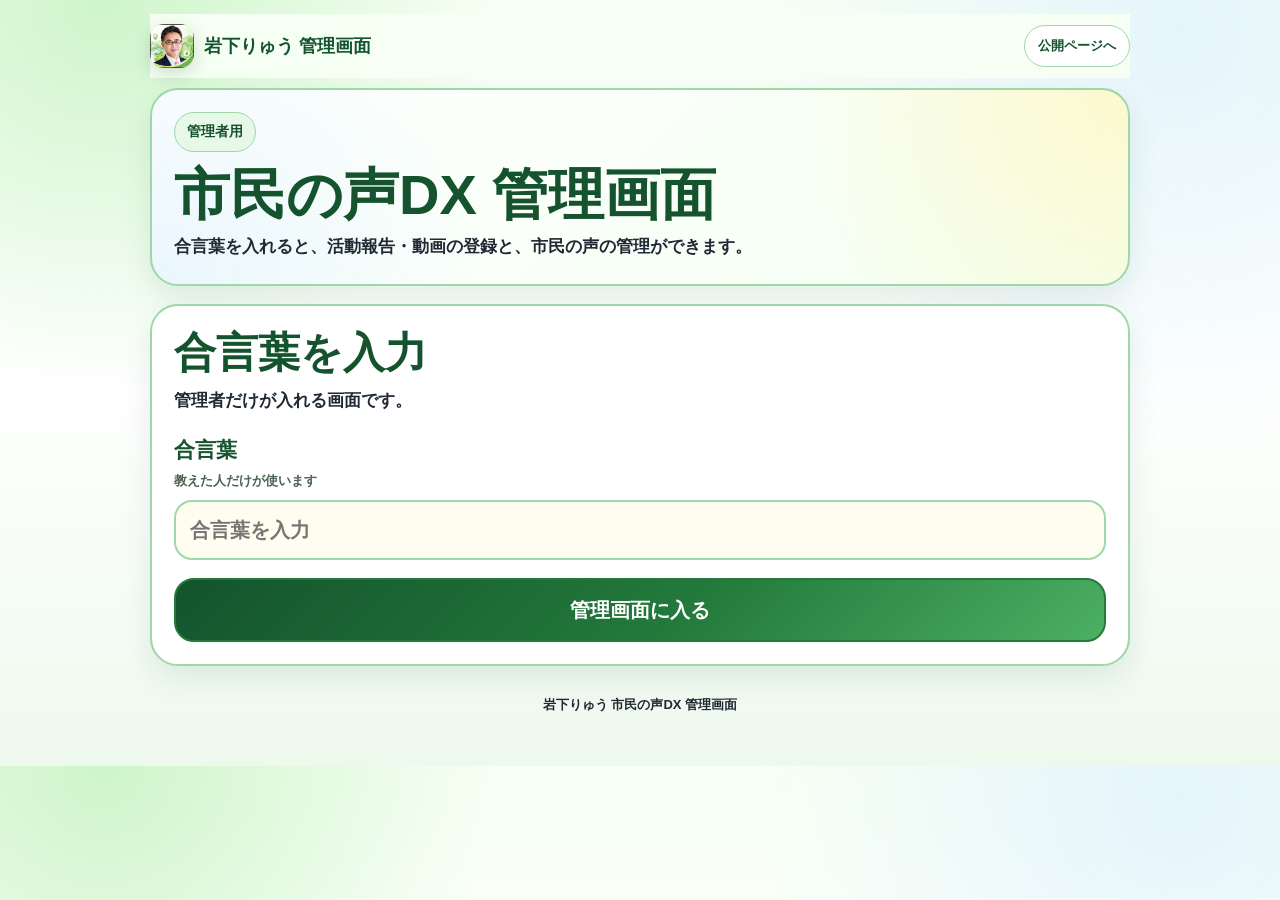
<file: admin.html>
<!DOCTYPE html>
<html lang="ja">
<head>
<meta charset="UTF-8">
<meta name="viewport" content="width=device-width,initial-scale=1">

<title>管理画面｜岩下りゅう 市民の声DX</title>

<meta name="description" content="岩下りゅう市民の声DXの管理画面です。">
<meta name="theme-color" content="#14532d">

<link rel="icon" type="image/png" href="apple-touch-icon.png">
<link rel="apple-touch-icon" href="apple-touch-icon.png">

<style>

:root{
 --kappa-dark:#14532d;
 --kappa-main:#237a3b;
 --kappa-mid:#4caf63;
 --shinryoku:#e8f8e8;
 --river-blue:#e0f2fe;
 --cream:#fff7c2;
 --gold:#facc15;
 --ink:#1f2933;
 --muted:#4b6350;
 --line:#9ed7aa;
 --white:#ffffff;
}

*{
 box-sizing:border-box;
}

body{
 margin:0;
 font-family:"Hiragino Sans","Yu Gothic","Meiryo",sans-serif;
 background:
 radial-gradient(circle at 8% 0%,rgba(190,240,185,.70),transparent 28%),
 radial-gradient(circle at 92% 4%,rgba(224,242,254,.78),transparent 30%),
 linear-gradient(180deg,#f7fff4 0%,#ffffff 50%,#eef9ee 100%);
 color:var(--ink);
 line-height:1.7;
 -webkit-text-size-adjust:100%;
}

a{
 color:inherit;
 text-decoration:none;
}

button,
input,
select,
textarea{
 font-family:inherit;
}

button{
 cursor:pointer;
}

.wrap{
 width:min(980px,94%);
 margin:auto;
 padding:14px 0 50px;
}

.header{
 display:flex;
 align-items:center;
 justify-content:space-between;
 gap:12px;
 position:sticky;
 top:0;
 z-index:50;
 background:rgba(247,255,244,.96);
 backdrop-filter:blur(14px);
 padding:10px 0;
}

.brand{
 display:flex;
 align-items:center;
 gap:10px;
 color:var(--kappa-dark);
 font-weight:900;
}

.brand img{
 width:44px;
 height:44px;
 border-radius:14px;
 object-fit:cover;
 box-shadow:0 6px 18px rgba(20,83,45,.18);
}

.brand span{
 font-size:18px;
 line-height:1.25;
}

.header a.homeLink{
 padding:9px 13px;
 border-radius:999px;
 background:#fff;
 border:1px solid var(--line);
 color:var(--kappa-dark);
 font-size:13px;
 font-weight:900;
}

.hero,
.loginCard,
.panel,
.reportCard,
.guideCard{
 border-radius:28px;
 background:#fff;
 border:2px solid var(--line);
 box-shadow:0 12px 30px rgba(20,83,45,.10);
 padding:22px;
}

.hero{
 margin-top:10px;
 background:
 radial-gradient(circle at 100% 0%,rgba(255,247,194,.76),transparent 34%),
 radial-gradient(circle at 0% 100%,rgba(224,242,254,.65),transparent 34%),
 linear-gradient(135deg,#ffffff 0%,#f3fff1 100%);
}

.kicker{
 display:inline-flex;
 padding:7px 12px;
 border-radius:999px;
 background:var(--shinryoku);
 border:1px solid var(--line);
 color:var(--kappa-dark);
 font-size:14px;
 font-weight:900;
}

h1{
 margin:12px 0 0;
 color:var(--kappa-dark);
 font-size:clamp(34px,8vw,56px);
 line-height:1.1;
 font-weight:900;
}

.hero p,
.loginCard p,
.panel p,
.guideCard p{
 margin:8px 0 0;
 color:var(--ink);
 font-size:17px;
 font-weight:850;
}

.loginCard{
 margin-top:18px;
}

.loginCard h2,
.panel h2,
.guideCard h2{
 margin:0;
 color:var(--kappa-dark);
 font-size:clamp(28px,7vw,42px);
 line-height:1.2;
 font-weight:900;
}

label{
 display:block;
 margin-top:16px;
 color:var(--kappa-dark);
 font-size:18px;
 font-weight:900;
}

.help{
 display:block;
 color:var(--muted);
 font-size:13px;
 font-weight:800;
 margin-top:3px;
}

input,
select,
textarea{
 width:100%;
 margin-top:8px;
 border:2px solid var(--line);
 border-radius:18px;
 background:#fffdf0;
 color:var(--ink);
 font-size:18px;
 font-weight:850;
 outline:none;
}

input,
select{
 min-height:56px;
 padding:0 14px;
}

textarea{
 min-height:130px;
 padding:14px;
 resize:vertical;
}

input:focus,
select:focus,
textarea:focus{
 border-color:var(--kappa-main);
 background:#fff;
 box-shadow:0 0 0 4px rgba(35,122,59,.15);
}

.btn{
 min-height:56px;
 border-radius:20px;
 border:2px solid var(--line);
 background:#fff;
 color:var(--kappa-dark);
 font-size:17px;
 font-weight:900;
 padding:10px 14px;
}

.btnGreen{
 border-color:var(--kappa-main);
 background:linear-gradient(135deg,#14532d 0%,#237a3b 55%,#4caf63 100%);
 color:#fff;
}

.btnYellow{
 border-color:var(--gold);
 background:var(--cream);
 color:#5c3b00;
}

.btnDanger{
 border-color:#fca5a5;
 background:#fee2e2;
 color:#7f1d1d;
}

.loginButton{
 width:100%;
 margin-top:18px;
 min-height:68px;
 font-size:22px;
}

.status{
 display:none;
 margin-top:14px;
 border-radius:20px;
 padding:14px;
 background:#ecfdf5;
 border:2px solid #86efac;
 color:#166534;
 font-size:16px;
 font-weight:900;
 white-space:pre-wrap;
}

.status.show{
 display:block;
}

.status.error{
 background:#fff1f2;
 border-color:#fda4af;
 color:#9f1239;
}

.adminApp{
 display:none;
}

.adminApp.show{
 display:block;
}

.topMenu{
 margin-top:18px;
 display:grid;
 grid-template-columns:1fr 1fr 1fr 120px;
 gap:10px;
}

.tabBtn{
 min-height:62px;
 border-radius:22px;
 border:2px solid var(--line);
 background:#fff;
 color:var(--kappa-dark);
 font-size:18px;
 font-weight:900;
}

.tabBtn.active{
 background:linear-gradient(135deg,#14532d 0%,#237a3b 55%,#4caf63 100%);
 color:#fff;
 border-color:var(--kappa-main);
}

.guideCard{
 margin-top:18px;
 background:
 radial-gradient(circle at 100% 0%,rgba(255,247,194,.72),transparent 34%),
 radial-gradient(circle at 0% 100%,rgba(224,242,254,.55),transparent 34%),
 linear-gradient(135deg,#ffffff 0%,#f3fff1 100%);
}

.guideGrid{
 margin-top:14px;
 display:grid;
 grid-template-columns:repeat(3,1fr);
 gap:12px;
}

.guideItem{
 border-radius:22px;
 background:#fff;
 border:1px solid #c7eecb;
 padding:14px;
}

.guideItem:nth-child(2){
 background:#f0f9ff;
 border-color:#bae6fd;
}

.guideItem:nth-child(3){
 background:#fffdf0;
 border-color:#eadf9d;
}

.guideItem h3{
 margin:0;
 color:var(--kappa-dark);
 font-size:20px;
 line-height:1.3;
 font-weight:900;
}

.guideItem p{
 margin:7px 0 0;
 color:var(--ink);
 font-size:15px;
 line-height:1.65;
 font-weight:850;
}

.guideNotice{
 margin-top:14px;
 border-radius:20px;
 background:var(--cream);
 border:2px solid var(--gold);
 color:#5c3b00;
 padding:14px;
 font-size:16px;
 line-height:1.65;
 font-weight:900;
}

.panel{
 display:none;
 margin-top:18px;
}

.panel.active{
 display:block;
}

.formGrid{
 display:grid;
 gap:14px;
 margin-top:14px;
}

.row2{
 display:grid;
 grid-template-columns:1fr 1fr;
 gap:12px;
}

.actionGrid{
 display:grid;
 grid-template-columns:1fr 1fr 1fr;
 gap:10px;
 margin-top:18px;
}

.previewBox{
 margin-top:16px;
 border-radius:20px;
 background:#fffdf0;
 border:2px dashed #eadf9d;
 padding:16px;
 color:#3b3415;
 font-size:16px;
 font-weight:850;
 white-space:pre-wrap;
}

.imagePicker{
 margin-top:4px;
 padding:14px;
 border:2px solid var(--line);
 border-radius:20px;
 background:rgba(255,255,255,.72);
}

.imagePicker input[type="file"]{
 min-height:56px;
 padding:10px;
 background:#fff;
}

.imageName{
 margin-top:8px;
 color:var(--muted);
 font-size:14px;
 font-weight:800;
 overflow-wrap:anywhere;
}

.imagePreview{
 display:block;
 width:min(100%,320px);
 max-height:220px;
 object-fit:contain;
 margin-top:10px;
 border-radius:16px;
 border:2px solid var(--line);
 background:#fff;
}

.imageHelp{
 margin-top:0;
 color:var(--muted);
 font-size:15px;
 font-weight:800;
}

.reportTools{
 margin-top:14px;
 display:grid;
 grid-template-columns:1fr 1fr 1fr;
 gap:10px;
}

.reportList{
 margin-top:16px;
 display:grid;
 gap:16px;
}

.reportCard{
 padding:0;
 overflow:hidden;
}

.reportHead{
 padding:18px;
 background:
 radial-gradient(circle at 100% 0%,rgba(224,242,254,.65),transparent 34%),
 linear-gradient(135deg,#ffffff 0%,#f3fff1 100%);
 border-bottom:1px solid #d6f3d8;
}

.reportHead h3{
 margin:0;
 color:var(--kappa-dark);
 font-size:28px;
 line-height:1.25;
 font-weight:900;
}

.reportId{
 margin-top:4px;
 color:var(--muted);
 font-size:13px;
 font-weight:900;
}

.badges{
 display:flex;
 flex-wrap:wrap;
 gap:8px;
 margin-top:10px;
}

.badge{
 display:inline-flex;
 padding:6px 10px;
 border-radius:999px;
 background:var(--shinryoku);
 border:1px solid var(--line);
 color:var(--kappa-dark);
 font-size:13px;
 font-weight:900;
}

.badge.yellow{
 background:var(--cream);
 border-color:var(--gold);
 color:#5c3b00;
}

.reportBody{
 padding:18px;
}

.infoGrid{
 display:grid;
 grid-template-columns:1fr 1fr;
 gap:10px;
}

.infoBox{
 border-radius:18px;
 background:#f8fff6;
 border:1px solid #c7eecb;
 padding:12px;
}

.infoBox.full{
 grid-column:1 / -1;
}

.infoLabel{
 color:var(--kappa-dark);
 font-size:13px;
 font-weight:900;
}

.infoText{
 margin-top:4px;
 color:var(--ink);
 font-size:16px;
 line-height:1.6;
 font-weight:850;
 white-space:pre-wrap;
 word-break:break-word;
}

.reportPhoto{
 margin-top:12px;
 width:100%;
 max-height:320px;
 object-fit:contain;
 border-radius:18px;
 background:#fff;
 border:1px solid #c7eecb;
}

.mapButtons{
 margin-top:12px;
 display:grid;
 grid-template-columns:1fr 1fr;
 gap:10px;
}

.mapButtons a,
.mapButtons button{
 min-height:52px;
 display:flex;
 align-items:center;
 justify-content:center;
 border-radius:18px;
 border:2px solid var(--line);
 background:#fff;
 color:var(--kappa-dark);
 font-size:16px;
 font-weight:900;
}

.editBox{
 margin-top:14px;
 border-radius:22px;
 background:#fffdf0;
 border:2px solid #eadf9d;
 padding:14px;
}

.reportSave{
 width:100%;
 margin-top:14px;
 min-height:62px;
}

.reportDelete{
 width:100%;
 margin-top:10px;
 min-height:58px;
}

.footer{
 margin-top:28px;
 text-align:center;
 color:var(--ink);
 font-size:13px;
 font-weight:800;
}

@media(max-width:700px){

 .wrap{
  width:94%;
 }

 .hero,
 .loginCard,
 .panel,
 .guideCard{
  border-radius:24px;
  padding:18px;
 }

 .topMenu,
 .row2,
 .actionGrid,
 .reportTools,
 .infoGrid,
 .mapButtons,
 .guideGrid{
  grid-template-columns:1fr;
 }

 .topMenu{
  position:static;
  background:transparent;
  padding:0;
 }

 input,
 select,
 textarea{
  font-size:17px;
 }

 .reportHead h3{
  font-size:25px;
 }

}

/* iPhoneで迷わないための見やすさ修正 */
body{
 font-size:19px;
}

.guideCard{
 display:none;
}

.topMenu{
 grid-template-columns:1fr;
 gap:12px;
}

.tabBtn{
 min-height:72px;
 font-size:22px;
}

.topMenu .btnDanger{
 min-height:56px;
}

.row2,
.actionGrid,
.reportTools,
.infoGrid{
 grid-template-columns:1fr;
}

label{
 font-size:21px;
}

input,
select,
textarea{
 font-size:20px;
 min-height:60px;
}

textarea{
 min-height:170px;
}

.btn,
.reportSave{
 min-height:64px;
 font-size:20px;
}

.imagePicker{
 padding:18px;
}

.imagePicker input[type="file"]{
 min-height:64px;
 font-size:18px;
}

</style>
</head>

<body>

<div class="wrap">

<header class="header">

 <a class="brand" href="index.html">
  <img src="apple-touch-icon.png" alt="岩下りゅう">
  <span>岩下りゅう 管理画面</span>
 </a>

 <a class="homeLink" href="index.html">公開ページへ</a>

</header>

<section class="hero">

 <div class="kicker">管理者用</div>

 <h1>市民の声DX 管理画面</h1>

 <p>
  合言葉を入れると、活動報告・動画の登録と、市民の声の管理ができます。
 </p>

</section>

<section class="loginCard" id="loginCard">

 <h2>合言葉を入力</h2>

 <p>
  管理者だけが入れる画面です。
 </p>

 <label for="loginPassword">
  合言葉
  <span class="help">教えた人だけが使います</span>
 </label>

 <input id="loginPassword" type="password" inputmode="numeric" placeholder="合言葉を入力">

 <button class="btn btnGreen loginButton" type="button" onclick="login()">
  管理画面に入る
 </button>

 <div id="loginStatus" class="status"></div>

</section>

<div class="adminApp" id="adminApp">

 <div class="topMenu">

  <button class="tabBtn active" type="button" data-panel="activityPanel">
   活動報告を登録
  </button>

  <button class="tabBtn" type="button" data-panel="videoPanel">
   動画を登録
  </button>

  <button class="tabBtn" type="button" data-panel="reportsPanel">
   困りごとを管理
  </button>

  <button class="btn btnDanger" type="button" onclick="logout()">
   ログアウト
  </button>

 </div>

 <section class="guideCard">
  <p>活動予定はテーマ「活動予定」または「対話会」、考えの紹介は「考え・提案」、回答動画は「質問への回答」で登録します。予定のタイトルに開催日、概要に日時・場所・参加方法・変更情報を明記してください。日付欄は掲載日です。市民の声の経過は、従来どおり「回答・改善報告」に記録します。</p>

  <h2>初めて使う方へ</h2>

  <p>
   まず上のボタンから作業を選んでください。分からない時は、無理に公開せず「下書き」または「非公開」で保存してください。
  </p>

  <div class="guideGrid">

   <div class="guideItem">
    <h3>活動報告を登録</h3>
   <p>
    地域活動やイベントの報告を入れます。写真はiPhoneの写真ライブラリから選べます。
   </p>
   </div>

   <div class="guideItem">
    <h3>動画を登録</h3>
    <p>
     YouTubeのURLを入れて動画を登録します。公開状態を「公開」にすると動画ページに表示されます。
    </p>
   </div>

   <div class="guideItem">
    <h3>市民の声を管理</h3>
    <p>
     市民から届いた声を確認します。行政への提出状況、公開状態、回答・改善報告を更新できます。
    </p>
   </div>

  </div>

  <div class="guideNotice">
   スプレッドシートは直接触らず、この管理画面から作業してください。保存前に迷ったら、いったん下書き・非公開で止めて確認してください。
  </div>

 </section>

 <section class="panel active" id="activityPanel">

  <h2>活動報告を登録</h2>

  <p>
   入力して保存すると、公開状態が「公開」のものだけ活動ページに表示されます。
  </p>

  <div class="formGrid">

   <div class="row2">

    <div>
     <label for="date">日付</label>
     <input id="date" type="date">
    </div>

    <div>
     <label for="theme">テーマ</label>
     <select id="theme">
      <option value="">選んでください</option>
      <option value="活動予定">活動予定</option>
      <option value="対話会">対話会</option>
      <option value="考え・提案">考え・提案</option>
      <option value="質問への回答">質問への回答</option>
      <option value="地域活動">地域活動</option>
      <option value="田子山富士">田子山富士</option>
      <option value="商店会">商店会</option>
      <option value="カッパのまち">カッパのまち</option>
      <option value="イベント">イベント</option>
      <option value="防災">防災</option>
      <option value="福祉">福祉</option>
      <option value="子育て">子育て</option>
      <option value="まちづくり">まちづくり</option>
      <option value="その他">その他</option>
     </select>
    </div>

   </div>

   <div>
    <label for="title">タイトル</label>
    <input id="title" type="text" placeholder="例：地域の見守り活動に参加しました">
   </div>

   <div>
    <label for="summary">概要</label>
    <textarea id="summary" placeholder="活動内容、感じたこと、地域の皆さんへ伝えたいことを書きます。"></textarea>
   </div>

   <div>
    <p class="imageHelp">写真は最大5枚です。ボタンを押すと「写真」から選べます。</p>

    <div class="imagePicker">
     <label for="imageFile1">写真1</label>
     <input id="imageFile1" type="file" accept="image/*" onchange="previewSelectedImage(1)">
     <div id="imageName1" class="imageName">未選択</div>
     <img id="imagePreview1" class="imagePreview" alt="写真1のプレビュー" hidden>
    </div>

    <div class="imagePicker">
     <label for="imageFile2">写真2</label>
     <input id="imageFile2" type="file" accept="image/*" onchange="previewSelectedImage(2)">
     <div id="imageName2" class="imageName">未選択</div>
     <img id="imagePreview2" class="imagePreview" alt="写真2のプレビュー" hidden>
    </div>

    <div class="imagePicker">
     <label for="imageFile3">写真3</label>
     <input id="imageFile3" type="file" accept="image/*" onchange="previewSelectedImage(3)">
     <div id="imageName3" class="imageName">未選択</div>
     <img id="imagePreview3" class="imagePreview" alt="写真3のプレビュー" hidden>
    </div>

    <div class="imagePicker">
     <label for="imageFile4">写真4</label>
     <input id="imageFile4" type="file" accept="image/*" onchange="previewSelectedImage(4)">
     <div id="imageName4" class="imageName">未選択</div>
     <img id="imagePreview4" class="imagePreview" alt="写真4のプレビュー" hidden>
    </div>

    <div class="imagePicker">
     <label for="imageFile5">写真5</label>
     <input id="imageFile5" type="file" accept="image/*" onchange="previewSelectedImage(5)">
     <div id="imageName5" class="imageName">未選択</div>
     <img id="imagePreview5" class="imagePreview" alt="写真5のプレビュー" hidden>
    </div>
   </div>

   <div>
    <label for="snsText">SNS投稿文</label>
    <textarea id="snsText" placeholder="空欄の場合は、下のボタンで作れます。"></textarea>
   </div>

   <div class="row2">

    <div>
     <label for="publicStatus">公開状態</label>
     <select id="publicStatus">
      <option value="下書き">下書き</option>
      <option value="確認中">確認中</option>
      <option value="公開">公開</option>
      <option value="非公開">非公開</option>
     </select>
    </div>

    <div>
     <label for="order">表示順</label>
     <input id="order" type="number" placeholder="空欄で通常表示">
    </div>

   </div>

   <div>
    <label for="note">備考</label>
    <textarea id="note" placeholder="管理用メモ。公開ページには表示しません。"></textarea>
   </div>

  </div>

  <div class="actionGrid">

   <button class="btn btnYellow" type="button" onclick="makeSnsText()">
    SNS文を作る
   </button>

   <button class="btn btnGreen" type="button" onclick="saveActivity()">
    活動を保存する
   </button>

   <button class="btn" type="button" onclick="clearActivityForm()">
    クリア
   </button>

  </div>

  <div id="activityStatus" class="status"></div>

  <div id="preview" class="previewBox">
   SNS投稿文プレビュー
  </div>

 </section>

 <section class="panel" id="videoPanel">

  <h2>動画を登録</h2>

  <p>
   YouTube URLを入れて保存すると、公開状態が「公開」のものだけ動画ページに表示されます。
  </p>

  <div class="formGrid">

   <div class="row2">

    <div>
     <label for="videoDate">日付</label>
     <input id="videoDate" type="date">
    </div>

    <div>
     <label for="videoTheme">テーマ</label>
     <select id="videoTheme">
      <option value="">選んでください</option>
      <option value="活動予定">活動予定</option>
      <option value="対話会">対話会</option>
      <option value="考え・提案">考え・提案</option>
      <option value="質問への回答">質問への回答</option>
      <option value="地域活動">地域活動</option>
      <option value="田子山富士">田子山富士</option>
      <option value="商店会">商店会</option>
      <option value="カッパのまち">カッパのまち</option>
      <option value="イベント">イベント</option>
      <option value="防災">防災</option>
      <option value="福祉">福祉</option>
      <option value="子育て">子育て</option>
      <option value="まちづくり">まちづくり</option>
      <option value="その他">その他</option>
     </select>
    </div>

   </div>

   <div>
    <label for="videoTitle">動画タイトル</label>
    <input id="videoTitle" type="text" placeholder="例：地域活動の様子を動画で報告します">
   </div>

   <div>
    <label for="videoSummary">概要</label>
    <textarea id="videoSummary" placeholder="動画の内容、伝えたいことを書きます。"></textarea>
   </div>

   <div>
    <label for="youtubeUrl">
     YouTube URL
     <span class="help">通常のYouTube URL、ショート動画URL、共有URLでも大丈夫です</span>
    </label>
    <input id="youtubeUrl" type="text" placeholder="https://www.youtube.com/watch?v=...">
   </div>

   <div>
    <label for="embedUrl">
     埋め込みURL
     <span class="help">空欄でも大丈夫です。通常はYouTube URLだけで表示できます。</span>
    </label>
    <input id="embedUrl" type="text" placeholder="空欄でOK">
   </div>

   <div>
    <label for="thumbnailUrl">
     サムネイルURL
     <span class="help">空欄でも大丈夫です。YouTubeの画像を自動表示します。</span>
    </label>
    <input id="thumbnailUrl" type="text" placeholder="空欄でOK">
   </div>

   <div class="row2">

    <div>
     <label for="videoPublicStatus">公開状態</label>
     <select id="videoPublicStatus">
      <option value="下書き">下書き</option>
      <option value="確認中">確認中</option>
      <option value="公開">公開</option>
      <option value="非公開">非公開</option>
     </select>
    </div>

    <div>
     <label for="videoOrder">表示順</label>
     <input id="videoOrder" type="number" placeholder="空欄で通常表示">
    </div>

   </div>

   <div>
    <label for="videoNote">備考</label>
    <textarea id="videoNote" placeholder="管理用メモ。公開ページには表示しません。"></textarea>
   </div>

  </div>

  <div class="actionGrid">

   <button class="btn btnYellow" type="button" onclick="makeEmbedFromYoutube()">
    埋め込みURLを作る
   </button>

   <button class="btn btnGreen" type="button" onclick="saveVideo()">
    動画を保存する
   </button>

   <button class="btn" type="button" onclick="clearVideoForm()">
    クリア
   </button>

  </div>

  <div id="videoStatus" class="status"></div>

  <div id="videoPreview" class="previewBox">
   YouTube URLを入れて「埋め込みURLを作る」を押すと、補助URLを作れます。空欄でも保存できます。
  </div>

 </section>

 <section class="panel" id="reportsPanel">

  <h2>市民の声を管理</h2>

  <p>
   投稿内容を確認し、行政への提出状況・公開状態・回答・改善報告を更新します。
  </p>

  <div class="reportTools">

   <button class="btn btnGreen" type="button" onclick="loadReports()">
    最新の投稿を読み込む
   </button>

   <select id="filterStatus" onchange="renderReports()">
    <option value="">すべての対応状態</option>
    <option value="受付">受付</option>
    <option value="確認中">確認中</option>
    <option value="対応中">対応中</option>
    <option value="行政へ提出準備">行政へ提出準備</option>
    <option value="行政へ提出済">行政へ提出済</option>
    <option value="回答待ち">回答待ち</option>
    <option value="回答あり">回答あり</option>
    <option value="対応済">対応済</option>
    <option value="改善済">改善済</option>
    <option value="解決">解決</option>
    <option value="保留">保留</option>
   </select>

   <select id="filterPublic" onchange="renderReports()">
    <option value="">すべての公開状態</option>
    <option value="公開">公開</option>
    <option value="非公開">非公開</option>
   </select>

  </div>

  <div id="reportsStatus" class="status"></div>

  <div id="reportList" class="reportList"></div>

 </section>

</div>

<footer class="footer">
 岩下りゅう 市民の声DX 管理画面
</footer>

</div>

<script>

const GAS_URL =
"https://script.google.com/macros/s/AKfycbw09g-SkmsCmsEJiG0VJrhypLbCZVBIw7TOiD5FYwNo2PhGYQz1nYsDfVbWzzff1ZUWXw/exec";

let adminPassword =
sessionStorage.getItem("iwashita_admin_password") || "";

let allReports =
[];

const selectedImages =
{};

const loginCard =
document.getElementById("loginCard");

const adminApp =
document.getElementById("adminApp");

function val(id){

 const el =
 document.getElementById(id);

 return el ? String(el.value || "").trim() : "";

}

function setVal(id,value){

 const el =
 document.getElementById(id);

 if(el){

  el.value = value || "";

 }

}

function esc(v){

 return String(v || "")
 .replace(/&/g,"&amp;")
 .replace(/</g,"&lt;")
 .replace(/>/g,"&gt;")
 .replace(/"/g,"&quot;")
 .replace(/'/g,"&#39;");

}

function pick(obj,keys,defaultValue){

 obj =
 obj || {};

 for(let i = 0; i < keys.length; i++){

  const key =
  keys[i];

  if(
   obj[key] !== undefined &&
   obj[key] !== null &&
   String(obj[key]).trim() !== ""
  ){

   return String(obj[key]).trim();

  }

 }

 return defaultValue || "";

}

function showStatus(id,message,isError){

 const el =
 document.getElementById(id);

 if(!el){

  return;

 }

 el.textContent =
 message;

 el.classList.add("show");

 if(isError){

  el.classList.add("error");

 }else{

  el.classList.remove("error");

 }

}

function hideStatus(id){

 const el =
 document.getElementById(id);

 if(!el){

  return;

 }

 el.classList.remove("show");
 el.classList.remove("error");
 el.textContent = "";

}

function jsonp(paramsObj){

 return new Promise(function(resolve,reject){

  const callbackName =
  "cb_" +
  Date.now() +
  "_" +
  Math.random().toString(36).slice(2,8);

  const params =
  new URLSearchParams();

  Object.keys(paramsObj).forEach(function(key){

   params.set(key,paramsObj[key]);

  });

  params.set("callback",callbackName);
  params.set("v",String(Date.now()));

  const script =
  document.createElement("script");

  window[callbackName] =
  function(data){

   resolve(data);

   cleanup();

  };

  function cleanup(){

   try{

    delete window[callbackName];

   }catch(e){

    window[callbackName] = undefined;

   }

   if(script.parentNode){

    script.parentNode.removeChild(script);

   }

  }

  script.onerror =
  function(){

   cleanup();

   reject(new Error("通信に失敗しました"));

  };

  script.src =
  GAS_URL + "?" + params.toString();

  document.body.appendChild(script);

 });

}

function postForm(paramsObj){

 return new Promise(function(resolve,reject){

  const token =
  Date.now() + "_" + Math.random().toString(36).slice(2,8);

  const iframeName =
  "iwashita_upload_" + token;

  const iframe =
  document.createElement("iframe");

  iframe.name = iframeName;
  iframe.style.display = "none";

  const form =
  document.createElement("form");

  form.method = "POST";
  form.action = GAS_URL;
  form.target = iframeName;
  form.style.display = "none";

  Object.keys(paramsObj).forEach(function(key){

   const input =
   document.createElement("input");

   input.type = "hidden";
   input.name = key;
   input.value = paramsObj[key] == null ? "" : String(paramsObj[key]);

   form.appendChild(input);

  });

  let submitted = false;
  let finished = false;

  const timer =
  setTimeout(function(){

   if(finished){
    return;
   }

   finished = true;
   cleanup();
   reject(new Error("保存処理がタイムアウトしました"));

  },45000);

  function cleanup(){

   clearTimeout(timer);

   if(form.parentNode){
    form.parentNode.removeChild(form);
   }

   if(iframe.parentNode){
    iframe.parentNode.removeChild(iframe);
   }

  }

  iframe.onload =
  function(){

   if(!submitted || finished){
    return;
   }

   finished = true;
   cleanup();
   resolve({ok:true});

  };

  document.body.appendChild(iframe);
  document.body.appendChild(form);

  setTimeout(function(){

   submitted = true;
   form.submit();

  },100);

 });

}

function previewSelectedImage(index){

 const input =
 document.getElementById("imageFile" + index);

 const name =
 document.getElementById("imageName" + index);

 const preview =
 document.getElementById("imagePreview" + index);

 const file =
 input && input.files && input.files[0]
 ? input.files[0]
 : null;

 selectedImages[index] = file;

 if(!file){

  if(name){
   name.textContent = "未選択";
  }

  if(preview){
   preview.hidden = true;
   preview.removeAttribute("src");
  }

  return;

 }

 if(name){
  name.textContent = file.name + "（" + Math.round(file.size / 1024) + "KB）";
 }

 if(preview){

  const objectUrl =
  URL.createObjectURL(file);

  preview.src = objectUrl;
  preview.hidden = false;

  preview.onload =
  function(){
   URL.revokeObjectURL(objectUrl);
  };

 }

}

function readImageFile(file){

 return new Promise(function(resolve,reject){

  if(!file){
   resolve(null);
   return;
  }

  const reader =
  new FileReader();

  reader.onerror =
  function(){
   reject(new Error("写真を読み込めませんでした"));
  };

  reader.onload =
  function(){

   const source =
   String(reader.result || "");

   const image =
   new Image();

   image.onload =
   function(){

    const maxSide = 1000;
    const scale =
    Math.min(1,maxSide / Math.max(image.naturalWidth,image.naturalHeight));

    const canvas =
    document.createElement("canvas");

    canvas.width =
    Math.max(1,Math.round(image.naturalWidth * scale));

    canvas.height =
    Math.max(1,Math.round(image.naturalHeight * scale));

    const ctx =
    canvas.getContext("2d");

    ctx.drawImage(image,0,0,canvas.width,canvas.height);

    let quality = 0.68;
    let dataUrl = canvas.toDataURL("image/jpeg",quality);

    while(dataUrl.length > 45000 && quality > 0.32){

     quality -= 0.08;
     dataUrl = canvas.toDataURL("image/jpeg",quality);

    }

    resolve({
     dataUrl:dataUrl,
     mimeType:"image/jpeg"
    });

   };

   image.onerror =
   function(){
    resolve({dataUrl:source,mimeType:file.type || "image/jpeg"});
   };

   image.src = source;

  };

  reader.readAsDataURL(file);

 });

}

async function prepareActivityImages(){

 const result =
 {};

 for(let i = 1; i <= 5; i++){

  const file =
  selectedImages[i] || null;

  if(!file){
   result["imageUrl" + i] = "";
   continue;
  }

  showStatus("activityStatus","写真" + i + "を準備しています。",false);

  const image =
  await readImageFile(file);

  result["imageUrl" + i] = image ? image.dataUrl : "";

 }

 return result;

}

async function login(){

 const password =
 val("loginPassword");

 if(!password){

  showStatus("loginStatus","合言葉を入力してください。",true);

  return;

 }

 showStatus("loginStatus","確認しています。",false);

 try{

  const data =
  await jsonp({
   mode:"checkAdmin",
   adminPassword:password
  });

  if(data && data.ok){

   adminPassword =
   password;

   sessionStorage.setItem(
    "iwashita_admin_password",
    adminPassword
   );

   showAdminApp();

   return;

  }

  showStatus("loginStatus","合言葉が違います。",true);

 }catch(e){

  showStatus("loginStatus","確認できませんでした。GAS URLを確認してください。",true);

 }

}

async function checkStoredLogin(){

 if(!adminPassword){

  return;

 }

 try{

  const data =
  await jsonp({
   mode:"checkAdmin",
   adminPassword:adminPassword
  });

  if(data && data.ok){

   showAdminApp();

  }else{

   logout();

  }

 }catch(e){

  logout();

 }

}

function showAdminApp(){

 loginCard.style.display =
 "none";

 adminApp.classList.add("show");

 hideStatus("loginStatus");

 setVal("loginPassword","");

}

function logout(){

 adminPassword = "";

 sessionStorage.removeItem("iwashita_admin_password");

 adminApp.classList.remove("show");

 loginCard.style.display =
 "block";

}

document.querySelectorAll(".tabBtn").forEach(function(btn){

 btn.addEventListener("click",function(){

  const panelId =
  btn.getAttribute("data-panel");

  document.querySelectorAll(".tabBtn").forEach(function(b){
   b.classList.remove("active");
  });

  document.querySelectorAll(".panel").forEach(function(p){
   p.classList.remove("active");
  });

  btn.classList.add("active");

  document.getElementById(panelId).classList.add("active");

  if(panelId === "reportsPanel" && allReports.length === 0){

   loadReports();

  }

 });

});

function todayForInput(){

 const d =
 new Date();

 const y =
 d.getFullYear();

 const m =
 String(d.getMonth() + 1).padStart(2,"0");

 const day =
 String(d.getDate()).padStart(2,"0");

 return y + "-" + m + "-" + day;

}

function dateForText(inputDate){

 if(!inputDate){

  return "";

 }

 return inputDate.replace(/-/g,"/");

}

function makeSnsText(){

 const date =
 dateForText(val("date"));

 const theme =
 val("theme");

 const title =
 val("title");

 const summary =
 val("summary");

 if(!title){

  alert("タイトルを入れてください。");

  return "";

 }

 const lines = [];

 lines.push("岩下りゅう 活動報告");
 lines.push("");

 if(date){
  lines.push(date);
 }

 if(theme){
  lines.push("テーマ：" + theme);
 }

 lines.push("");
 lines.push(title);
 lines.push("");

 if(summary){
  lines.push(summary);
  lines.push("");
 }

 lines.push("#岩下りゅう");
 lines.push("#志木市");
 lines.push("#地域活動");

 if(theme){
  lines.push("#" + theme.replace(/\s+/g,""));
 }

 lines.push("");
 lines.push("https://ichirohns-jpg.github.io/iwashita-ryu-activity/activity.html");

 const text =
 lines.join("\n");

 setVal("snsText",text);

 document.getElementById("preview").textContent =
 text;

 return text;

}

async function saveActivity(){

 if(!adminPassword){

  alert("先に合言葉を入力してください。");

  return;

 }

 const title =
 val("title");

 const summary =
 val("summary");

 if(!title){

  alert("タイトルを入れてください。");

  return;

 }

 if(!summary){

  alert("概要を入れてください。");

  return;

 }

 let snsText =
 val("snsText");

 if(!snsText){

  snsText =
  makeSnsText();

 }

 showStatus("activityStatus","保存しています。",false);

 try{

  const images =
  await prepareActivityImages();

  const payload =
  Object.assign({
   mode:"saveActivity",
   adminPassword:adminPassword,
   date:dateForText(val("date")),
   theme:val("theme"),
   title:title,
   summary:summary,
   snsText:snsText,
   publicStatus:val("publicStatus"),
   order:val("order"),
   note:val("note")
  },images);

  const hasImage =
  [1,2,3,4,5].some(function(i){
   return Boolean(payload["imageUrl" + i]);
  });

  const data =
  hasImage
  ? await postForm(payload)
  : await jsonp(payload);

  if(data && data.ok){

   showStatus(
    "activityStatus",
    hasImage
    ? "写真を含む保存処理を送信しました。公開まで少し待ってください。"
    : "保存しました。ID：" + data.id,
    false
   );

   return;

  }

  showStatus(
   "activityStatus",
   "保存できませんでした。" + (data && data.error ? "\n" + data.error : ""),
   true
  );

 }catch(e){

  showStatus("activityStatus","通信に失敗しました。",true);

 }

}

function clearActivityForm(){

 [
  "theme",
  "title",
  "summary",
  "snsText",
  "order",
  "note"
 ].forEach(function(id){

  setVal(id,"");

 });

 [1,2,3,4,5].forEach(function(i){

  selectedImages[i] = null;

  const input =
  document.getElementById("imageFile" + i);

  const name =
  document.getElementById("imageName" + i);

  const preview =
  document.getElementById("imagePreview" + i);

  if(input){
   input.value = "";
  }

  if(name){
   name.textContent = "未選択";
  }

  if(preview){
   preview.hidden = true;
   preview.removeAttribute("src");
  }

 });

 setVal("date",todayForInput());

 setVal("publicStatus","下書き");

 document.getElementById("preview").textContent =
 "SNS投稿文プレビュー";

 hideStatus("activityStatus");

}

function getYouTubeId(url){

 const text =
 String(url || "").trim();

 if(!text){
  return "";
 }

 let match =
 text.match(/youtu\.be\/([^?&/]+)/);

 if(match && match[1]){
  return match[1];
 }

 match =
 text.match(/[?&]v=([^?&]+)/);

 if(match && match[1]){
  return match[1];
 }

 match =
 text.match(/\/embed\/([^?&/]+)/);

 if(match && match[1]){
  return match[1];
 }

 match =
 text.match(/\/shorts\/([^?&/]+)/);

 if(match && match[1]){
  return match[1];
 }

 return "";

}

function makeEmbedFromYoutube(){

 const url =
 val("youtubeUrl");

 if(!url){

  alert("YouTube URLを入れてください。");

  return;

 }

 const id =
 getYouTubeId(url);

 if(!id){

  alert("YouTube IDを読み取れませんでした。URLを確認してください。");

  return;

 }

 const embedUrl =
 "https://www.youtube.com/embed/" + id;

 const thumbnailUrl =
 "https://img.youtube.com/vi/" + id + "/hqdefault.jpg";

 setVal("embedUrl",embedUrl);

 setVal("thumbnailUrl",thumbnailUrl);

 document.getElementById("videoPreview").textContent =
 "埋め込みURL\n" +
 embedUrl +
 "\n\nサムネイルURL\n" +
 thumbnailUrl;

}

async function saveVideo(){

 if(!adminPassword){

  alert("先に合言葉を入力してください。");

  return;

 }

 const title =
 val("videoTitle");

 const youtubeUrl =
 val("youtubeUrl");

 if(!title){

  alert("動画タイトルを入れてください。");

  return;

 }

 if(!youtubeUrl){

  alert("YouTube URLを入れてください。");

  return;

 }

 showStatus("videoStatus","保存しています。",false);

 try{

  const data =
  await jsonp({
   mode:"saveVideo",
   adminPassword:adminPassword,
   date:dateForText(val("videoDate")),
   theme:val("videoTheme"),
   title:title,
   summary:val("videoSummary"),
   youtubeUrl:youtubeUrl,
   embedUrl:val("embedUrl"),
   thumbnailUrl:val("thumbnailUrl"),
   publicStatus:val("videoPublicStatus"),
   order:val("videoOrder"),
   note:val("videoNote")
  });

  if(data && data.ok){

   showStatus(
    "videoStatus",
    "動画を保存しました。ID：" + data.id,
    false
   );

   return;

  }

  showStatus(
   "videoStatus",
   "保存できませんでした。" + (data && data.error ? "\n" + data.error : ""),
   true
  );

 }catch(e){

  showStatus("videoStatus","通信に失敗しました。",true);

 }

}

function clearVideoForm(){

 [
  "videoTheme",
  "videoTitle",
  "videoSummary",
  "youtubeUrl",
  "embedUrl",
  "thumbnailUrl",
  "videoOrder",
  "videoNote"
 ].forEach(function(id){

  setVal(id,"");

 });

 setVal("videoDate",todayForInput());

 setVal("videoPublicStatus","下書き");

 document.getElementById("videoPreview").textContent =
 "YouTube URLを入れて「埋め込みURLを作る」を押すと、補助URLを作れます。空欄でも保存できます。";

 hideStatus("videoStatus");

}

async function loadReports(){

 if(!adminPassword){

  alert("先に合言葉を入力してください。");

  return;

 }

 showStatus("reportsStatus","投稿を読み込んでいます。",false);

 document.getElementById("reportList").innerHTML = "";

 try{

  const data =
  await jsonp({
   mode:"getAdminReports",
   adminPassword:adminPassword
  });

  if(data && data.ok){

   allReports =
   normalizeRecords(data);

   showStatus(
    "reportsStatus",
    allReports.length + "件の投稿を読み込みました。",
    false
   );

   renderReports();

   return;

  }

  showStatus(
   "reportsStatus",
   "読み込めませんでした。" + (data && data.error ? "\n" + data.error : ""),
   true
  );

 }catch(e){

  showStatus("reportsStatus","通信に失敗しました。",true);

 }

}

function normalizeRecords(data){

 if(Array.isArray(data)){
  return data;
 }

 if(data && Array.isArray(data.records)){
  return data.records;
 }

 if(data && Array.isArray(data.reports)){
  return data.reports;
 }

 if(data && Array.isArray(data.data)){
  return data.data;
 }

 return [];

}

function renderReports(){

 const statusFilter =
 val("filterStatus");

 const publicFilter =
 val("filterPublic");

 let records =
 allReports.slice();

 if(statusFilter){

  records =
  records.filter(function(r){

   return pick(r,["対応状態","status"],"") === statusFilter;

  });

 }

 if(publicFilter){

  records =
  records.filter(function(r){

   return pick(r,["公開状態","publicStatus"],"") === publicFilter;

  });

 }

 const list =
 document.getElementById("reportList");

 if(records.length === 0){

  list.innerHTML =
  '<div class="reportCard"><div class="reportBody"><strong>表示する投稿はありません。</strong></div></div>';

  return;

 }

 list.innerHTML =
 records
 .map(function(r,index){

  return reportHtml(r,index);

 })
 .join("");

}

function optionHtml(current,options){

 return options.map(function(o){

  return '<option value="' + esc(o) + '"' +
  (String(current) === String(o) ? " selected" : "") +
  '>' + esc(o) + '</option>';

 }).join("");

}

function reportHtml(r,index){

 const id =
 pick(r,["ID","id"],"");

 const rowNumber =
 pick(r,["__rowNumber","rowNumber","行番号"],"");

 const displayId =
 id || (rowNumber ? "行" + rowNumber : "IDなし");

 const date =
 pick(r,["日時","date"],"");

 const name =
 pick(r,["お名前・ニックネーム","name"],"匿名");

 const town =
 pick(r,["町名","town","area"],"その他");

 const category =
 pick(r,["カテゴリ","category"],"その他");

 const place =
 pick(r,["場所の説明","place","location"],"");

 const content =
 pick(r,["内容","content","body","message"],"");

 const urgency =
 pick(r,["緊急度","urgency"],"通常");

 const status =
 pick(r,["対応状態","status"],"受付");

 const publicStatus =
 pick(r,["公開状態","publicStatus"],"公開");

 const order =
 pick(r,["表示順","order"],"");

 const photoUrl =
 pick(r,["写真URL","photoUrl","imageUrl"],"");

 const mapUrl =
 pick(r,["GoogleマップURL","mapUrl"],"");

 const naviUrl =
 pick(r,["ナビURL","naviUrl","navUrl"],"");

 const improvement =
 pick(r,["改善報告","improvement"],"");

 const improvementPhotoUrl =
 pick(r,["改善写真URL","improvementPhotoUrl"],"");

 const note =
 pick(r,["備考","note"],"");

 return ''
 + '<article class="reportCard">'
 + '<div class="reportHead">'
 + '<h3>' + esc(category) + '</h3>'
 + '<div class="reportId">ID：' + esc(displayId) + '</div>'
 + '<div class="badges">'
 + '<span class="badge yellow">' + esc(status) + '</span>'
 + '<span class="badge">' + esc(publicStatus) + '</span>'
 + '<span class="badge">' + esc(town) + '</span>'
 + '<span class="badge">' + esc(urgency) + '</span>'
 + (date ? '<span class="badge">' + esc(date) + '</span>' : '')
 + '</div>'
 + '</div>'

 + '<div class="reportBody">'

 + '<div class="infoGrid">'
 + '<div class="infoBox"><div class="infoLabel">名前</div><div class="infoText">' + esc(name) + '</div></div>'
 + '<div class="infoBox"><div class="infoLabel">町名</div><div class="infoText">' + esc(town) + '</div></div>'
 + '<div class="infoBox full"><div class="infoLabel">場所</div><div class="infoText">' + esc(place || "未入力") + '</div></div>'
 + '<div class="infoBox full"><div class="infoLabel">内容</div><div class="infoText">' + esc(content || "未入力") + '</div></div>'
 + '</div>'

 + (photoUrl ? '<img class="reportPhoto" src="' + esc(photoUrl) + '" alt="投稿写真">' : '')

 + '<div class="mapButtons">'
 + (mapUrl ? '<a href="' + esc(mapUrl) + '" target="_blank" rel="noopener">地図を見る</a>' : '<button type="button" disabled>地図なし</button>')
 + (naviUrl ? '<a href="' + esc(naviUrl) + '" target="_blank" rel="noopener">ナビを開く</a>' : '<button type="button" disabled>ナビなし</button>')
 + '</div>'

 + '<div class="editBox">'

 + '<div class="row2">'
 + '<div><label>対応状態</label><select id="status-' + index + '">' +
 optionHtml(status,["受付","確認中","対応中","行政へ提出準備","行政へ提出済","回答待ち","回答あり","対応済","改善済","解決","保留"]) +
 '</select></div>'

 + '<div><label>公開状態</label><select id="public-' + index + '">' +
 optionHtml(publicStatus,["公開","非公開"]) +
 '</select></div>'
 + '</div>'

 + '<label>表示順</label>'
 + '<input id="order-' + index + '" type="number" value="' + esc(order) + '" placeholder="空欄で通常表示">'

 + '<label>回答・改善報告</label>'
 + '<textarea id="improvement-' + index + '" placeholder="例：担当課へ相談しました。回答待ちです。">' + esc(improvement) + '</textarea>'

 + '<label>改善写真URL</label>'
 + '<input id="improvementPhoto-' + index + '" type="text" value="' + esc(improvementPhotoUrl) + '" placeholder="改善後の写真URL">'

 + '<label>備考</label>'
 + '<textarea id="note-' + index + '" placeholder="役所への提出日、担当課、確認内容など">' + esc(note) + '</textarea>'

 + '<button class="btn btnGreen reportSave" type="button" onclick="updateOneReport(' + JSON.stringify(id) + ',' + index + ',' + JSON.stringify(rowNumber) + ')">この投稿を更新する</button>'
+ '<button class="btn btnDanger reportDelete" type="button" onclick="deleteOneReport(' + JSON.stringify(id) + ',' + JSON.stringify(rowNumber) + ')">この投稿を削除する</button>'

 + '</div>'

 + '</div>'
 + '</article>';

}

async function updateOneReport(id,index,rowNumber){

 if(!adminPassword){

  alert("先に合言葉を入力してください。");

  return;

 }

 showStatus("reportsStatus","更新しています。",false);

 try{

  const data =
  await jsonp({
   mode:"updateReport",
   adminPassword:adminPassword,
   id:id,
   rowNumber:rowNumber,
   status:val("status-" + index),
   publicStatus:val("public-" + index),
   order:val("order-" + index),
   improvement:val("improvement-" + index),
   improvementPhotoUrl:val("improvementPhoto-" + index),
   note:val("note-" + index)
  });

  if(data && data.ok){

   showStatus("reportsStatus","更新しました。",false);

   await loadReports();

   return;

  }

  showStatus(
   "reportsStatus",
   "更新できませんでした。" + (data && data.error ? "\n" + data.error : ""),
   true
  );

 }catch(e){

  showStatus("reportsStatus","通信に失敗しました。",true);

 }

}

async function deleteOneReport(id,rowNumber){

 if(!adminPassword){

  alert("先に合言葉を入力してください。");

  return;

 }

 const confirmed =
 confirm(
  "この投稿を削除します。\\n削除後は元に戻せません。\\n\\nID：" + (id || ("行" + rowNumber))
 );

 if(!confirmed){
  return;
 }

 showStatus("reportsStatus","削除しています。",false);

 try{

  const data =
  await jsonp({
   mode:"deleteReport",
   adminPassword:adminPassword,
   id:id,
   rowNumber:rowNumber
  });

  if(data && data.ok){

   showStatus("reportsStatus","削除しました。",false);

   await loadReports();

   return;

  }

  showStatus(
   "reportsStatus",
   "削除できませんでした。" + (data && data.error ? "\\n" + data.error : ""),
   true
  );

 }catch(e){

  showStatus("reportsStatus","通信に失敗しました。",true);

 }

}

setVal("date",todayForInput());

setVal("videoDate",todayForInput());

checkStoredLogin();

</script>

</body>
</html>
</file>
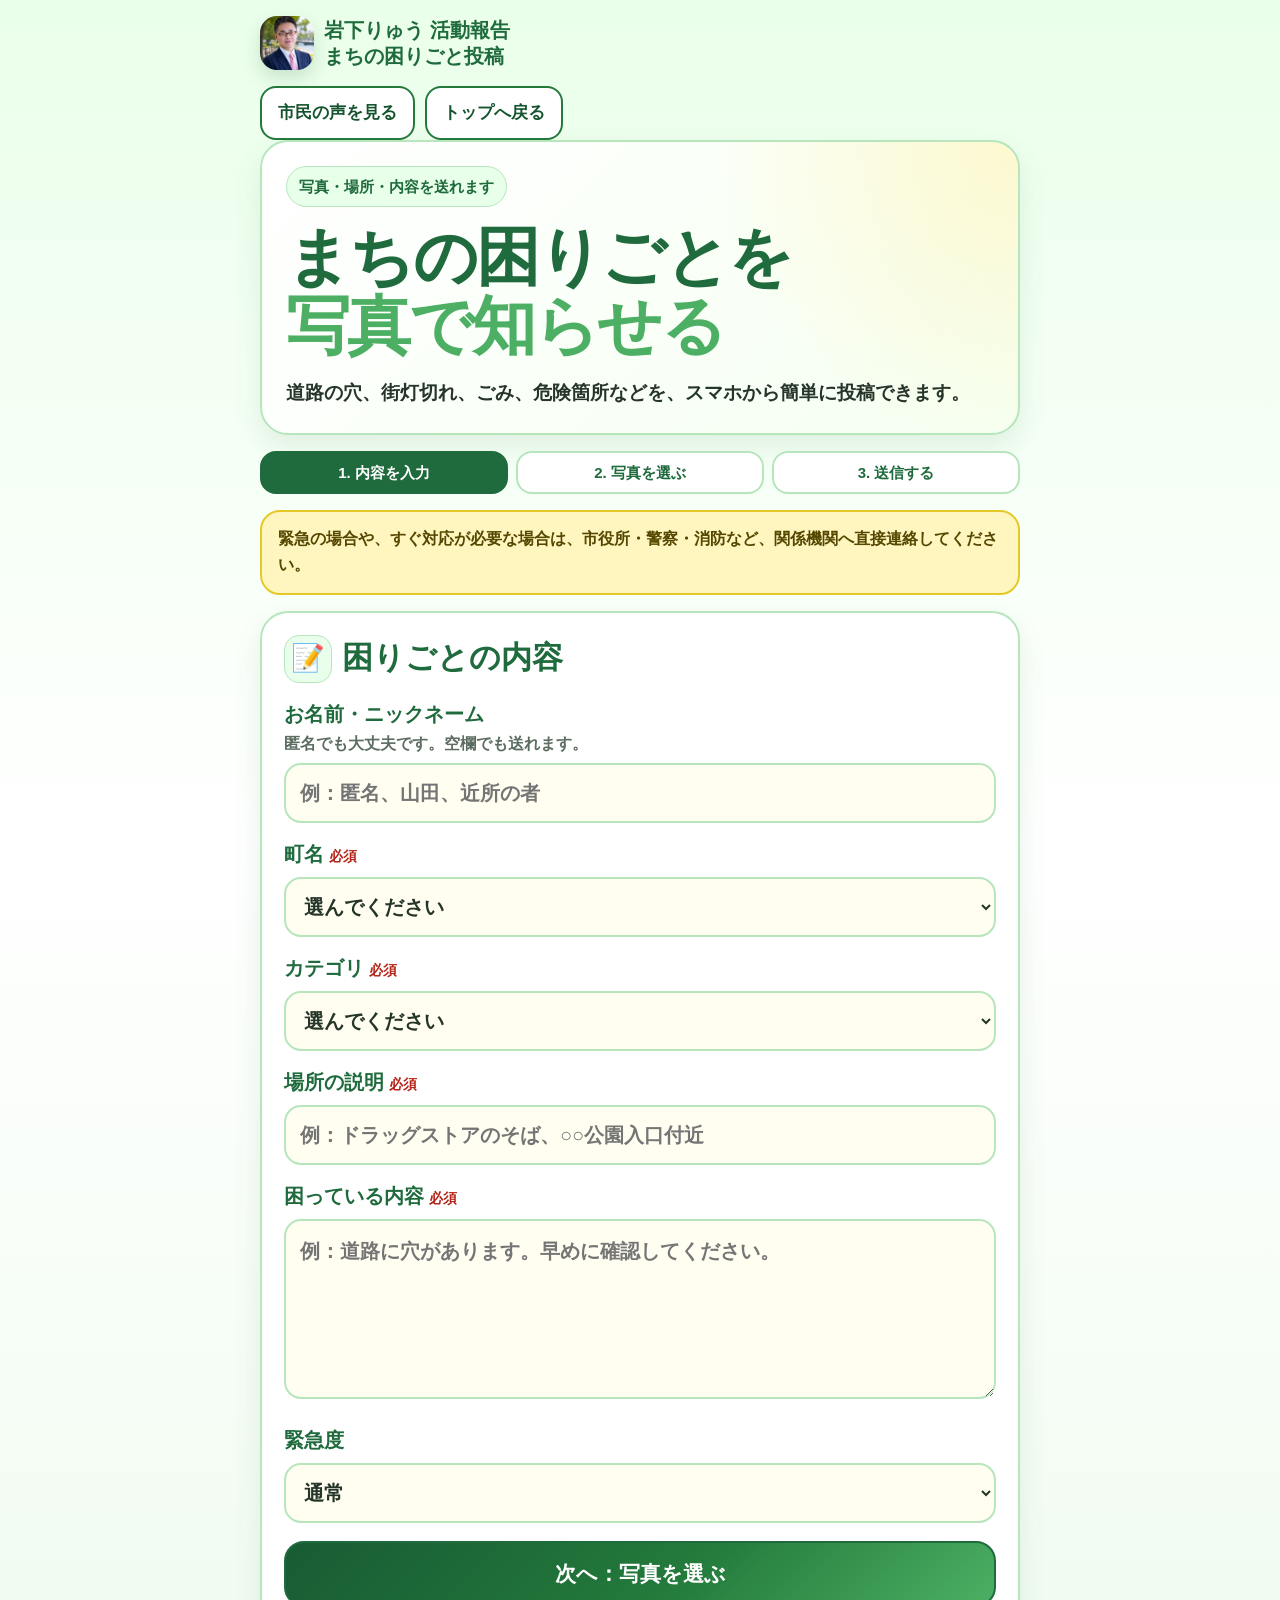
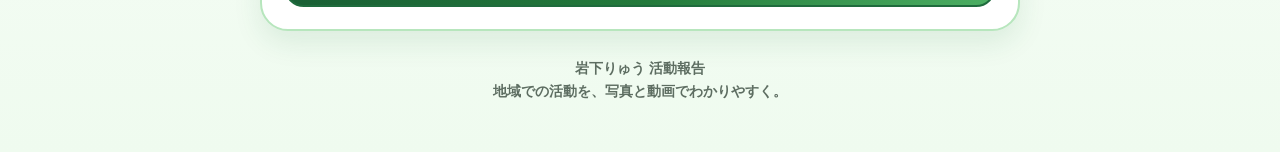
<file: post.html>
<!doctype html>
<html lang="ja">
<head>
<meta charset="UTF-8">
<meta name="viewport" content="width=device-width,initial-scale=1">
<title>まちの困りごと投稿｜岩下りゅう</title>
<meta property="og:type" content="website">
<meta property="og:site_name" content="岩下りゅう 市民の声DX">
<meta property="og:title" content="まちの困りごと投稿｜岩下りゅう">
<meta property="og:description" content="志木市のまちの困りごとを、写真と場所を添えて知らせる投稿ページです。">
<meta property="og:url" content="https://ichirohns-jpg.github.io/iwashita-ryu-activity/post.html">
<meta property="og:image" content="https://ichirohns-jpg.github.io/iwashita-ryu-activity/apple-touch-icon.png">
<meta property="og:image:alt" content="岩下りゅう">
<meta name="twitter:card" content="summary">
<meta name="description" content="志木市のまちの困りごとを、写真と場所を添えて知らせる投稿ページです。">
<meta name="theme-color" content="#1f6b3d">
<style>
:root{
 --green:#1f6b3d;
 --green2:#4caf63;
 --pale:#effbef;
 --line:#b7e6bd;
 --yellow:#fff6bf;
 --yellowLine:#e5c929;
 --ink:#26352a;
 --muted:#5d6d61;
 --white:#fff;
}

*{box-sizing:border-box}

html{scroll-behavior:smooth}

body{
 margin:0;
 background:linear-gradient(180deg,#eaffea 0%,#fff 48%,#effbef 100%);
 color:var(--ink);
 font-family:-apple-system,BlinkMacSystemFont,"Hiragino Sans","Yu Gothic","Meiryo",sans-serif;
 font-size:18px;
 line-height:1.7;
 -webkit-text-size-adjust:100%;
}

button,input,select,textarea{font:inherit}
button{cursor:pointer}

.wrap{
 width:min(760px,94%);
 margin:auto;
 padding:16px 0 48px;
}

.brand{
 display:flex;
 align-items:center;
 gap:10px;
 color:var(--green);
 font-size:20px;
 line-height:1.3;
 font-weight:900;
 margin-bottom:16px;
}

.logo{
 width:54px;
 height:54px;
 display:flex;
 align-items:center;
 justify-content:center;
 border-radius:17px;
 background:linear-gradient(135deg,#45b85c,#79d477);
 color:#fff;
 font-size:30px;
 font-weight:900;
 box-shadow:0 8px 18px rgba(31,107,61,.18);
 object-fit:cover;
}

.hero,.card{
 background:#fff;
 border:2px solid var(--line);
 border-radius:28px;
 box-shadow:0 12px 28px rgba(31,107,61,.10);
}

.hero{
 padding:24px;
 background:
 radial-gradient(circle at 100% 0%,rgba(255,246,191,.70),transparent 38%),
 linear-gradient(135deg,#fff 0%,#f5fff1 100%);
}

.kicker{
 display:inline-flex;
 padding:7px 12px;
 border:1px solid var(--line);
 border-radius:999px;
 background:#e8ffe9;
 color:var(--green);
 font-size:15px;
 font-weight:900;
}

h1{
 margin:16px 0 0;
 color:var(--green);
 font-size:clamp(38px,10vw,64px);
 line-height:1.08;
 font-weight:900;
 letter-spacing:-.04em;
}

h1 span{display:block;color:var(--green2)}

.hero p{
 margin:16px 0 0;
 font-size:19px;
 line-height:1.65;
 font-weight:800;
}

.notice{
 margin:16px 0;
 padding:14px 16px;
 border:2px solid var(--yellowLine);
 border-radius:20px;
 background:var(--yellow);
 color:#554700;
 font-size:16px;
 font-weight:900;
 line-height:1.65;
}

.progress{
 display:grid;
 grid-template-columns:repeat(3,1fr);
 gap:8px;
 margin:16px 0;
}

.progressItem{
 padding:10px 6px;
 border:2px solid var(--line);
 border-radius:16px;
 background:#fff;
 color:var(--green);
 text-align:center;
 font-size:15px;
 line-height:1.3;
 font-weight:900;
}

.progressItem.active{
 background:var(--green);
 border-color:var(--green);
 color:#fff;
}

.card{
 display:none;
 margin-top:16px;
 padding:22px;
}

.card.active{display:block}

.title{
 display:flex;
 align-items:center;
 gap:10px;
 margin:0 0 16px;
 color:var(--green);
 font-size:31px;
 line-height:1.25;
 font-weight:900;
}

.titleIcon{
 width:48px;
 height:48px;
 display:flex;
 align-items:center;
 justify-content:center;
 border:1px solid var(--line);
 border-radius:15px;
 background:#e9ffeb;
 font-size:27px;
}

label{
 display:block;
 margin-top:17px;
 color:var(--green);
 font-size:20px;
 line-height:1.45;
 font-weight:900;
}

.help{
 display:block;
 margin-top:3px;
 color:var(--muted);
 font-size:16px;
 font-weight:700;
}

.required{
 margin-left:5px;
 color:#b42318;
 font-size:14px;
}

input,select,textarea{
 width:100%;
 margin-top:8px;
 border:2px solid var(--line);
 border-radius:17px;
 background:#fffef1;
 color:var(--ink);
 font-size:20px;
 font-weight:750;
 outline:none;
}

input,select{
 min-height:60px;
 padding:10px 14px;
}

textarea{
 min-height:180px;
 padding:13px 14px;
 resize:vertical;
}

input:focus,select:focus,textarea:focus{
 border-color:var(--green);
 background:#fff;
 box-shadow:0 0 0 4px rgba(76,175,99,.18);
}

.photoBox,.locationBox,.reviewBox{
 margin-top:16px;
 padding:16px;
 border:2px dashed var(--line);
 border-radius:20px;
 background:#f8fff6;
}

input[type=file]{
 min-height:66px;
 padding:12px;
 background:#fff;
}

.photoPreview{
 display:none;
 margin-top:14px;
 text-align:center;
}

.photoPreview img{
 width:min(100%,400px);
 max-height:280px;
 object-fit:contain;
 border:2px solid var(--line);
 border-radius:17px;
 background:#fff;
}

.locationText{
 margin-bottom:12px;
 color:var(--muted);
 font-weight:800;
}

.btn{
 width:100%;
 min-height:66px;
 margin-top:18px;
 padding:12px 16px;
 border:2px solid var(--line);
 border-radius:20px;
 background:#fff;
 color:var(--green);
 font-size:21px;
 font-weight:900;
}

.btnMain{
 border-color:var(--green);
 background:linear-gradient(135deg,#185b34,#237a3b 55%,#4caf63);
 color:#fff;
}

.btnYellow{
 border-color:var(--yellowLine);
 background:var(--yellow);
 color:#554700;
}

.buttonRow{
 display:grid;
 grid-template-columns:1fr 1fr;
 gap:12px;
 margin-top:4px;
}

.buttonRow .btn{margin-top:18px}

.error{
 display:none;
 margin-top:16px;
 padding:14px;
 border:2px solid #f4a4a4;
 border-radius:18px;
 background:#fff0f0;
 color:#9e2020;
 font-size:17px;
 font-weight:900;
 white-space:pre-wrap;
}

.reviewRow{
 padding:10px 0;
 border-bottom:1px solid #d8edd9;
}

.reviewRow:last-child{border-bottom:0}
.reviewLabel{color:var(--green);font-weight:900}
.reviewValue{margin-top:2px;white-space:pre-wrap;word-break:break-word}

.success{
 display:none;
 margin-top:16px;
 padding:22px;
 border:2px solid #80c98a;
 border-radius:28px;
 background:#f0fff1;
 color:var(--green);
 text-align:center;
}

.success h2{margin:0;font-size:32px}
.successPhoto{display:none;margin-top:14px}
.successPhoto img{width:min(100%,400px);border-radius:16px}

.linkGrid{display:grid;gap:10px;margin-top:16px}
.linkGrid a{display:flex;align-items:center;justify-content:center;min-height:58px;border:2px solid var(--line);border-radius:18px;background:#fff;color:var(--green);font-weight:900}
.linkGrid a.green{background:var(--green);border-color:var(--green);color:#fff}

.footer{
 margin-top:26px;
 color:var(--muted);
 text-align:center;
 font-size:14px;
 font-weight:700;
}

@media(max-width:560px){
 .wrap{width:94%;padding-top:12px}
 .hero,.card{border-radius:23px;padding:18px}
 .buttonRow{grid-template-columns:1fr}
 .buttonRow .btn{margin-top:12px}
}
</style>
<link rel="stylesheet" href="connections.css">
</head>
<body>
<main class="wrap">

<header class="brand">
 <img class="logo" src="images/profile/iwashita-ryu-profile-20260709.png" alt="岩下りゅう">
 <div>岩下りゅう 活動報告<br>まちの困りごと投稿</div>
</header>

<div class="dxButtons"><a href="voice.html">市民の声を見る</a><a href="index.html">トップへ戻る</a></div>
<section class="hero">
 <div class="kicker">写真・場所・内容を送れます</div>
 <h1>まちの困りごとを<span>写真で知らせる</span></h1>
 <p>道路の穴、街灯切れ、ごみ、危険箇所などを、スマホから簡単に投稿できます。</p>
</section>

<div class="progress" aria-label="投稿手順">
 <div id="progress1" class="progressItem active">1. 内容を入力</div>
 <div id="progress2" class="progressItem">2. 写真を選ぶ</div>
 <div id="progress3" class="progressItem">3. 送信する</div>
</div>

<div class="notice">緊急の場合や、すぐ対応が必要な場合は、市役所・警察・消防など、関係機関へ直接連絡してください。</div>

<section id="step1" class="card active">
 <h2 class="title"><span class="titleIcon">📝</span>困りごとの内容</h2>

 <label for="name">お名前・ニックネーム<span class="help">匿名でも大丈夫です。空欄でも送れます。</span></label>
 <input id="name" type="text" placeholder="例：匿名、山田、近所の者">

 <label for="town">町名<span class="required">必須</span></label>
 <select id="town">
  <option value="">選んでください</option>
  <option value="本町">本町</option>
  <option value="柏町">柏町</option>
  <option value="幸町">幸町</option>
  <option value="館">館</option>
  <option value="上宗岡">上宗岡</option>
  <option value="中宗岡">中宗岡</option>
  <option value="下宗岡">下宗岡</option>
  <option value="その他">その他</option>
 </select>

 <label for="category">カテゴリ<span class="required">必須</span></label>
 <select id="category">
  <option value="">選んでください</option>
  <option value="道路の穴・段差">道路の穴・段差</option>
  <option value="街灯切れ">街灯切れ</option>
  <option value="ごみ・散乱">ごみ・散乱</option>
  <option value="不法投棄">不法投棄</option>
  <option value="危険箇所">危険箇所</option>
  <option value="公園・公共施設">公園・公共施設</option>
  <option value="動物の死骸">動物の死骸</option>
  <option value="その他">その他</option>
 </select>

 <label for="place">場所の説明<span class="required">必須</span></label>
 <input id="place" type="text" placeholder="例：ドラッグストアのそば、○○公園入口付近">

 <label for="body">困っている内容<span class="required">必須</span></label>
 <textarea id="body" placeholder="例：道路に穴があります。早めに確認してください。"></textarea>

 <label for="urgency">緊急度</label>
 <select id="urgency">
  <option value="通常" selected>通常</option>
  <option value="早めに確認">早めに確認</option>
  <option value="至急確認">至急確認</option>
 </select>

 <button class="btn btnMain" type="button" onclick="nextToPhoto()">次へ：写真を選ぶ</button>
</section>

<section id="step2" class="card">
 <h2 class="title"><span class="titleIcon">📷</span>写真と場所</h2>

 <div class="photoBox">
  <label for="photo">写真を選ぶ<span class="help">iPhoneの写真ライブラリから選べます。写真なしでも送れます。</span></label>
  <input id="photo" type="file" accept="image/*">
  <div id="photoPreview" class="photoPreview"><img id="previewImg" alt="写真プレビュー"></div>
 </div>

 <div class="locationBox">
  <label>現在地<span class="help">場所の説明だけでも送れます。位置情報は任意です。</span></label>
  <div id="locationText" class="locationText">現在地はまだ取得していません。</div>
  <button class="btn btnYellow" type="button" onclick="getLocation()">現在地を取得する</button>
 </div>

 <div class="buttonRow">
  <button class="btn" type="button" onclick="showStep(1)">戻る</button>
  <button class="btn btnMain" type="button" onclick="nextToReview()">次へ：確認する</button>
 </div>
</section>

<section id="step3" class="card">
 <h2 class="title"><span class="titleIcon">✅</span>内容を確認</h2>
 <div id="reviewBox" class="reviewBox"></div>
 <div id="errorBox" class="error"></div>
 <div class="buttonRow">
  <button class="btn" type="button" onclick="showStep(2)">戻る</button>
  <button id="submitBtn" class="btn btnMain" type="button" onclick="submitReport()">この内容で送信する</button>
 </div>
</section>

<section id="successBox" class="success">
 <h2>投稿できました</h2>
 <div id="successText"></div>
 <div id="successPhoto" class="successPhoto"><img id="successImg" alt="投稿写真"></div>
 <div class="linkGrid">
  <a id="mapLink" href="#" target="_blank" rel="noopener">地図を見る</a>
  <a id="navLink" class="green" href="#" target="_blank" rel="noopener">現地へ向かう</a>
 </div>
 <button class="btn btnYellow" type="button" onclick="reloadForm()">続けて投稿する</button>
</section>

<footer class="footer">岩下りゅう 活動報告<br>地域での活動を、写真と動画でわかりやすく。</footer>
</main>

<script>
const GAS_URL="https://script.google.com/macros/s/AKfycbw09g-SkmsCmsEJiG0VJrhypLbCZVBIw7TOiD5FYwNo2PhGYQz1nYsDfVbWzzff1ZUWXw/exec";
let currentLat="";
let currentLng="";
let photoData="";
let photoName="";

function value(id){
 const el=document.getElementById(id);
 return el ? String(el.value || "").trim() : "";
}

function showStep(step){
 [1,2,3].forEach(function(n){
  const card=document.getElementById("step"+n);
  const progress=document.getElementById("progress"+n);
  if(card) card.classList.toggle("active",n===step);
  if(progress) progress.classList.toggle("active",n===step);
 });
 window.scrollTo({top:0,behavior:"smooth"});
}

function validate(){
 if(!value("town")) return "町名を選んでください。";
 if(!value("category")) return "カテゴリを選んでください。";
 if(!value("place")) return "場所の説明を入力してください。";
 if(!value("body")) return "困っている内容を入力してください。";
 return "";
}

function nextToPhoto(){
 const message=validate();
 if(message){window.alert(message);return;}
 hideError();
 showStep(2);
}

function nextToReview(){
 const message=validate();
 if(message){window.alert(message);showStep(1);return;}
 hideError();
 updateReview();
 showStep(3);
}

function updateReview(){
 const rows=[
  ["名前",value("name") || "匿名"],
  ["町名",value("town")],
  ["カテゴリ",value("category")],
  ["場所",value("place")],
  ["内容",value("body")],
  ["緊急度",value("urgency") || "通常"],
  ["写真",photoData ? "選択済み" : "なし"],
  ["現在地",currentLat && currentLng ? "取得済み" : "なし"]
 ];
 document.getElementById("reviewBox").innerHTML=rows.map(function(row){
  return '<div class="reviewRow"><div class="reviewLabel">'+escapeHtml(row[0])+'</div><div class="reviewValue">'+escapeHtml(row[1])+'</div></div>';
 }).join("");
}

function getLocation(){
 const text=document.getElementById("locationText");
 if(!navigator.geolocation){text.textContent="この端末では現在地を取得できません。";return;}
 text.textContent="現在地を取得しています。";
 navigator.geolocation.getCurrentPosition(function(pos){
  currentLat=String(pos.coords.latitude);
  currentLng=String(pos.coords.longitude);
  text.textContent="現在地を取得しました。";
 },function(){
  text.textContent="現在地を取得できませんでした。場所の説明だけで送れます。";
 },{enableHighAccuracy:true,timeout:10000,maximumAge:0});
}

document.getElementById("photo").addEventListener("change",async function(){
 const file=this.files && this.files[0] ? this.files[0] : null;
 if(!file){
  photoData="";photoName="";
  document.getElementById("photoPreview").style.display="none";
  return;
 }
 photoName=file.name || "photo.jpg";
 try{
  photoData=await compressImage(file,1200,0.72);
  document.getElementById("previewImg").src=photoData;
  document.getElementById("photoPreview").style.display="block";
 }catch(e){showError("写真を読み込めませんでした。別の写真で試してください。");}
});

function jsonp(paramsObj){
 return new Promise(function(resolve,reject){
  const callbackName="cb_"+Date.now()+"_"+Math.random().toString(36).slice(2,8);
  const params=new URLSearchParams();
  Object.keys(paramsObj).forEach(function(key){params.set(key,paramsObj[key] == null ? "" : String(paramsObj[key]));});
  params.set("callback",callbackName);
  params.set("v",String(Date.now()));
  const script=document.createElement("script");
  let done=false;
  function cleanup(){
   if(done)return;
   done=true;
   try{delete window[callbackName];}catch(e){window[callbackName]=undefined;}
   if(script.parentNode)script.parentNode.removeChild(script);
  }
  window[callbackName]=function(data){cleanup();resolve(data);};
  script.onerror=function(){cleanup();reject(new Error("通信に失敗しました"));};
  script.src=GAS_URL+"?"+params.toString();
  document.body.appendChild(script);
 });
}

function postForm(paramsObj){
 return new Promise(function(resolve,reject){
  const token=Date.now()+"_"+Math.random().toString(36).slice(2,8);
  const iframeName="iwashita_post_"+token;
  const iframe=document.createElement("iframe");
  iframe.name=iframeName;
  iframe.style.display="none";
  const form=document.createElement("form");
  form.method="POST";
  form.action=GAS_URL;
  form.target=iframeName;
  form.style.display="none";
  Object.keys(paramsObj).forEach(function(key){
   const input=document.createElement("input");
   input.type="hidden";
   input.name=key;
   input.value=paramsObj[key] == null ? "" : String(paramsObj[key]);
   form.appendChild(input);
  });
  let submitted=false;
  let finished=false;
  const timer=setTimeout(function(){
   if(finished)return;
   finished=true;cleanup();reject(new Error("保存処理がタイムアウトしました"));
  },45000);
  function cleanup(){
   clearTimeout(timer);
   if(form.parentNode)form.parentNode.removeChild(form);
   if(iframe.parentNode)iframe.parentNode.removeChild(iframe);
  }
  iframe.onload=function(){
   if(!submitted || finished)return;
   finished=true;cleanup();resolve({ok:true});
  };
  document.body.appendChild(iframe);
  document.body.appendChild(form);
  setTimeout(function(){submitted=true;form.submit();},100);
 });
}

async function submitReport(){
 hideError();
 const message=validate();
 if(message){showError(message);showStep(1);return;}
 const btn=document.getElementById("submitBtn");
 btn.disabled=true;
 btn.textContent="送信しています";
 const data={
  mode:"createReport",
  name:value("name"),
  town:value("town"),
  category:value("category"),
  place:value("place"),
  body:value("body"),
  urgency:value("urgency") || "通常",
  lat:currentLat,
  lng:currentLng,
  photoData:photoData,
  photoName:photoName
 };
 try{
  const result=photoData ? await postForm(data) : await jsonp(data);
  btn.disabled=false;
  btn.textContent="この内容で送信する";
  if(!result || !result.ok){
   showError(result && (result.message || result.error) ? (result.message || result.error) : "投稿できませんでした。");
   return;
  }
  showSuccess(result);
 }catch(error){
  btn.disabled=false;
  btn.textContent="この内容で送信する";
  showError("投稿できませんでした。\n"+String(error.message || error));
 }
}

function showSuccess(result){
 document.getElementById("successText").textContent="投稿を受け付けました。"+(result.id ? " 投稿ID："+result.id : "");
 if(result.photoUrl){
  document.getElementById("successImg").src=result.photoUrl;
  document.getElementById("successPhoto").style.display="block";
 }
 if(result.mapUrl){
  document.getElementById("mapLink").href=result.mapUrl;
  document.getElementById("mapLink").style.display="flex";
 }else{
  document.getElementById("mapLink").style.display="none";
 }
 if(result.navUrl){
  document.getElementById("navLink").href=result.navUrl;
  document.getElementById("navLink").style.display="flex";
 }else{
  document.getElementById("navLink").style.display="none";
 }
 document.getElementById("successBox").style.display="block";
 document.querySelectorAll(".card").forEach(function(card){card.classList.remove("active");});
 document.querySelectorAll(".progressItem").forEach(function(item){item.classList.remove("active");});
 window.scrollTo({top:0,behavior:"smooth"});
}

function showError(message){
 const box=document.getElementById("errorBox");
 box.textContent=message;
 box.style.display="block";
 window.scrollTo({top:document.getElementById("step3").offsetTop-20,behavior:"smooth"});
}

function hideError(){
 const box=document.getElementById("errorBox");
 box.textContent="";
 box.style.display="none";
}

function reloadForm(){location.reload();}

function escapeHtml(value){
 return String(value || "")
  .replace(/&/g,"&amp;")
  .replace(/</g,"&lt;")
  .replace(/>/g,"&gt;")
  .replace(/"/g,"&quot;")
  .replace(/'/g,"&#39;");
}

function compressImage(file,maxSize,quality){
 return new Promise(function(resolve,reject){
  const reader=new FileReader();
  reader.onerror=reject;
  reader.onload=function(event){
   const image=new Image();
   image.onerror=reject;
   image.onload=function(){
    let width=image.naturalWidth;
    let height=image.naturalHeight;
    const scale=Math.min(1,maxSize/Math.max(width,height));
    width=Math.max(1,Math.round(width*scale));
    height=Math.max(1,Math.round(height*scale));
    const canvas=document.createElement("canvas");
    canvas.width=width;canvas.height=height;
    canvas.getContext("2d").drawImage(image,0,0,width,height);
    let q=quality;
    let dataUrl=canvas.toDataURL("image/jpeg",q);
    while(dataUrl.length>45000 && q>0.32){q-=0.08;dataUrl=canvas.toDataURL("image/jpeg",q);}
    resolve(dataUrl);
   };
   image.src=event.target.result;
  };
  reader.readAsDataURL(file);
 });
}
</script>
</body>
</html>
</file>
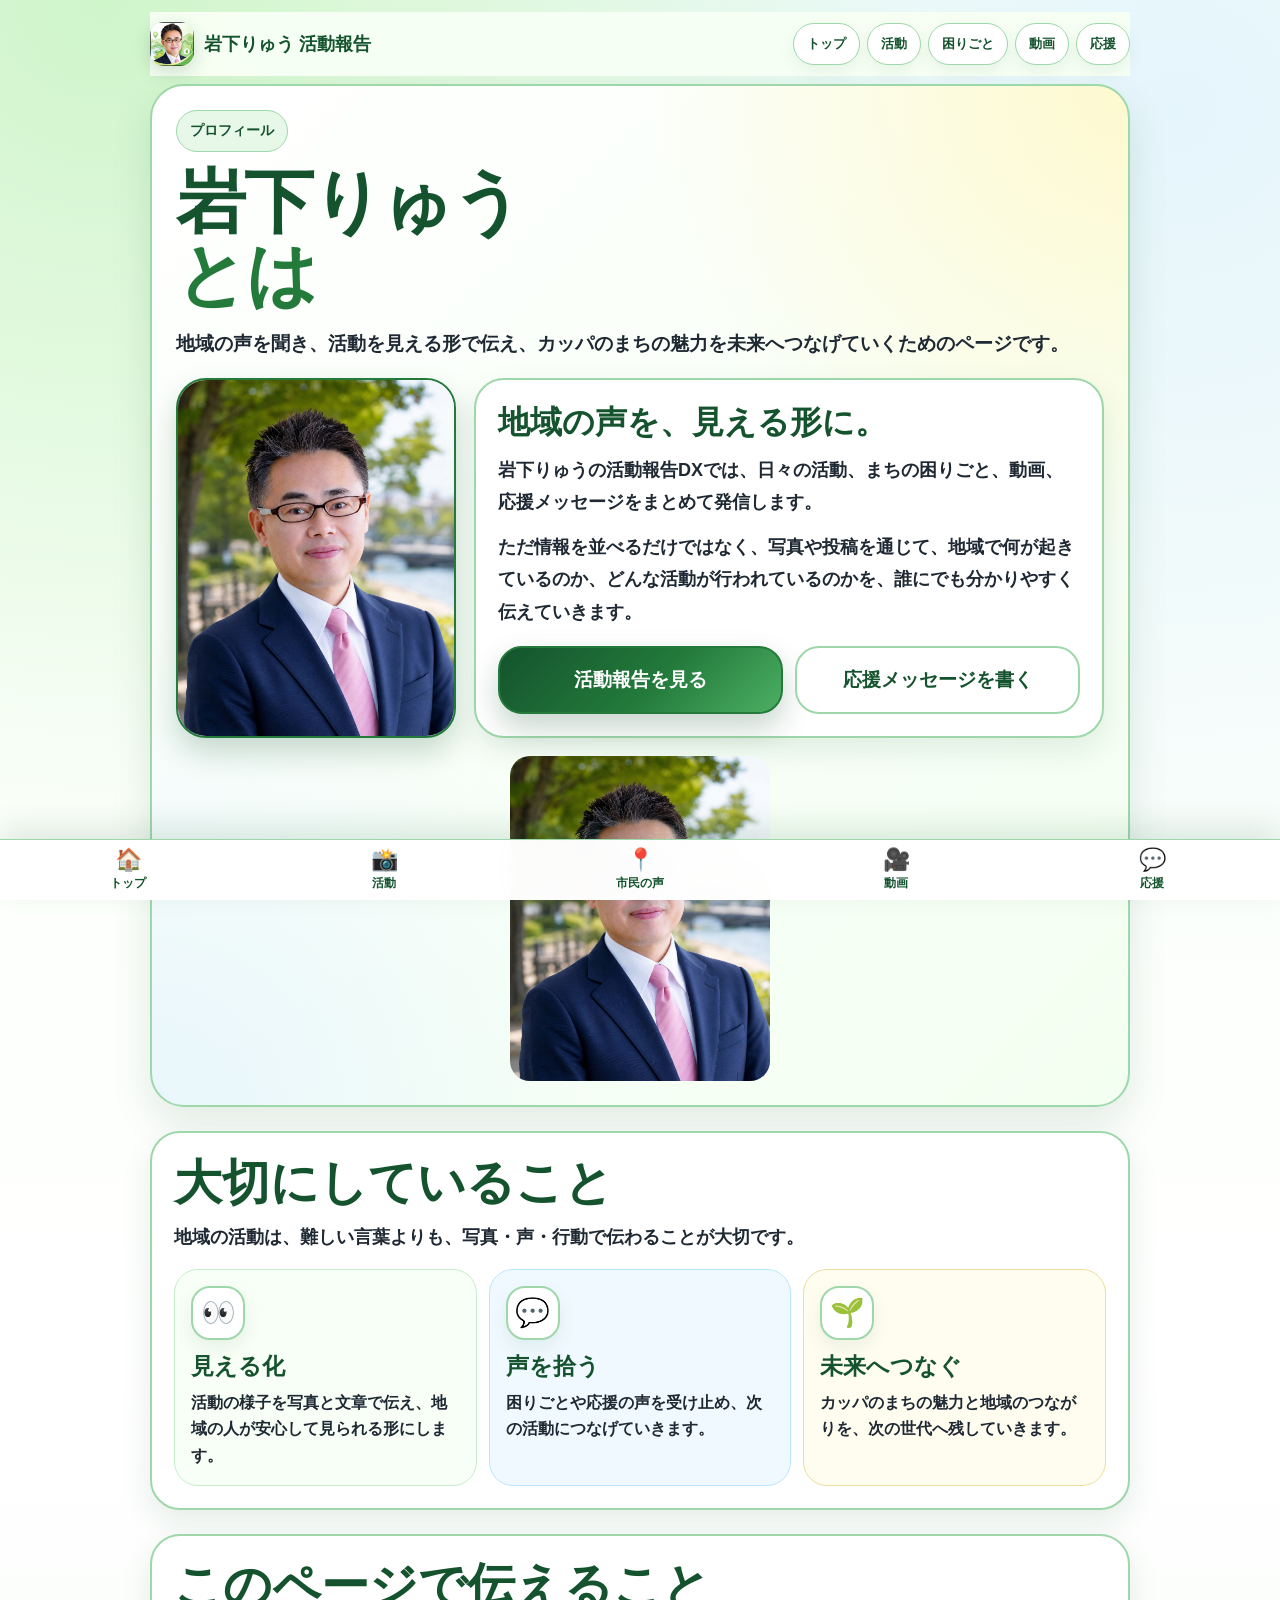
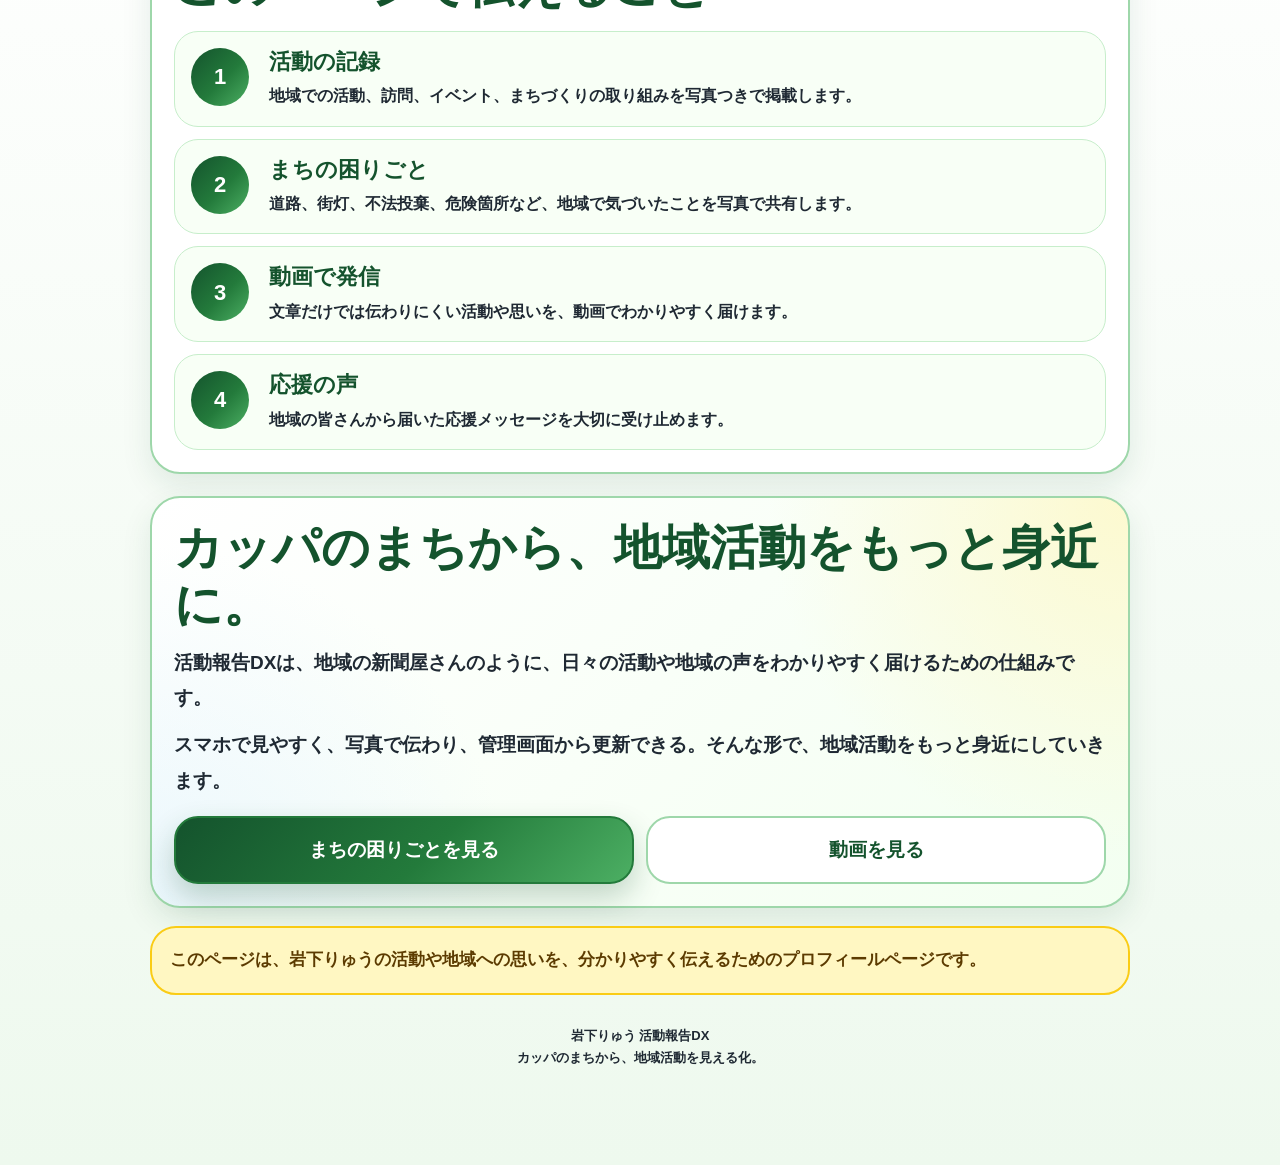
<file: profile.html>
<!DOCTYPE html>
<html lang="ja">
<head>
<meta charset="UTF-8">
<meta name="viewport" content="width=device-width,initial-scale=1">

<title>岩下りゅうとは｜岩下りゅう 活動報告</title>
<meta property="og:type" content="website">
<meta property="og:site_name" content="岩下りゅう 市民の声DX">
<meta property="og:title" content="岩下りゅうとは｜岩下りゅう 活動報告">
<meta property="og:description" content="岩下りゅうのプロフィール、活動への思い、地域活動の考え方を紹介します。">
<meta property="og:url" content="https://ichirohns-jpg.github.io/iwashita-ryu-activity/profile.html">
<meta property="og:image" content="https://ichirohns-jpg.github.io/iwashita-ryu-activity/apple-touch-icon.png">
<meta property="og:image:alt" content="岩下りゅう">
<meta name="twitter:card" content="summary">

<meta name="description" content="岩下りゅうのプロフィール、活動への思い、地域活動の考え方を紹介します。">
<meta name="theme-color" content="#237a3b">

<link rel="icon" type="image/png" href="apple-touch-icon.png">
<link rel="apple-touch-icon" href="apple-touch-icon.png">

<style>

:root{
 --kappa-dark:#14532d;
 --kappa-main:#237a3b;
 --kappa-mid:#4caf63;
 --kappa-light:#7bcf7a;
 --shinryoku:#e8f8e8;
 --shinryoku-soft:#f7fff4;
 --river-blue:#e0f2fe;
 --cream:#fff7c2;
 --gold:#facc15;
 --ink:#1f2933;
 --muted:#4b6350;
 --line:#9ed7aa;
 --white:#ffffff;
}

*{
 box-sizing:border-box;
}

html{
 scroll-behavior:smooth;
}

body{
 margin:0;
 font-family:
 "Hiragino Sans",
 "Yu Gothic",
 "Meiryo",
 sans-serif;
 background:
 radial-gradient(circle at 8% 0%,rgba(190,240,185,.70),transparent 28%),
 radial-gradient(circle at 92% 4%,rgba(224,242,254,.78),transparent 30%),
 linear-gradient(180deg,#f7fff4 0%,#ffffff 50%,#eef9ee 100%);
 color:var(--ink);
 line-height:1.7;
 -webkit-text-size-adjust:100%;
}

a{
 color:inherit;
 text-decoration:none;
}

.wrap{
 width:min(980px,94%);
 margin:auto;
 padding:12px 0 96px;
}

.header{
 position:sticky;
 top:0;
 z-index:80;
 display:flex;
 align-items:center;
 justify-content:space-between;
 gap:12px;
 padding:10px 0;
 background:rgba(247,255,244,.96);
 backdrop-filter:blur(14px);
}

.brand{
 display:flex;
 align-items:center;
 gap:10px;
 color:var(--kappa-dark);
 font-weight:900;
}

.brand img{
 width:44px;
 height:44px;
 border-radius:14px;
 object-fit:cover;
 box-shadow:0 6px 18px rgba(20,83,45,.18);
}

.brand span{
 font-size:18px;
 line-height:1.25;
}

.headerNav{
 display:flex;
 flex-wrap:wrap;
 gap:7px;
}

.headerNav a{
 padding:9px 13px;
 border-radius:999px;
 background:#fff;
 border:1px solid var(--line);
 color:var(--kappa-dark);
 font-size:13px;
 font-weight:900;
 box-shadow:0 6px 16px rgba(20,83,45,.07);
}

.hero{
 margin-top:8px;
 border-radius:34px;
 background:
 radial-gradient(circle at 100% 0%,rgba(255,247,194,.76),transparent 34%),
 radial-gradient(circle at 0% 100%,rgba(224,242,254,.65),transparent 34%),
 linear-gradient(135deg,#ffffff 0%,#f3fff1 100%);
 border:2px solid var(--line);
 box-shadow:0 16px 40px rgba(20,83,45,.12);
 padding:24px;
}

.kicker{
 display:inline-flex;
 padding:8px 13px;
 border-radius:999px;
 background:var(--shinryoku);
 border:1px solid var(--line);
 color:var(--kappa-dark);
 font-size:14px;
 font-weight:900;
}

.hero h1{
 margin:14px 0 0;
 color:var(--kappa-dark);
 font-size:clamp(40px,10vw,70px);
 line-height:1.05;
 font-weight:900;
 letter-spacing:-.03em;
}

.hero h1 span{
 display:block;
 color:var(--kappa-main);
}

.hero p{
 margin:14px 0 0;
 color:var(--ink);
 font-size:19px;
 line-height:1.75;
 font-weight:850;
}

.profileBox{
 margin-top:18px;
 display:grid;
 grid-template-columns:280px 1fr;
 gap:18px;
 align-items:stretch;
}

.profileImage{
 min-height:320px;
 border-radius:30px;
 background:
 radial-gradient(circle at 50% 0%,rgba(255,247,194,.72),transparent 42%),
 linear-gradient(135deg,#14532d 0%,#237a3b 58%,#4caf63 100%);
 border:2px solid var(--kappa-main);
 color:#fff;
 display:flex;
 flex-direction:column;
 align-items:center;
 justify-content:center;
 text-align:center;
 padding:20px;
 box-shadow:0 14px 30px rgba(20,83,45,.22);
}

.profileImage.photo{
 padding:0;
 overflow:hidden;
 background:#fff;
}

.profileImage.photo img{
 width:100%;
 height:100%;
 object-fit:cover;
 object-position:center center;
 display:block;
}

.profileText{
 border-radius:30px;
 background:#fff;
 border:2px solid var(--line);
 padding:22px;
 box-shadow:0 12px 30px rgba(20,83,45,.10);
}

.profileText h2{
 margin:0;
 color:var(--kappa-dark);
 font-size:32px;
 line-height:1.25;
 font-weight:900;
}

.profileText p{
 margin:12px 0 0;
 color:var(--ink);
 font-size:18px;
 line-height:1.8;
 font-weight:850;
}

.actionGrid{
 margin-top:18px;
 display:grid;
 grid-template-columns:1fr 1fr;
 gap:12px;
}

.actionGrid a{
 min-height:68px;
 display:flex;
 align-items:center;
 justify-content:center;
 text-align:center;
 border-radius:24px;
 background:#fff;
 border:2px solid var(--line);
 color:var(--kappa-dark);
 font-size:19px;
 line-height:1.35;
 font-weight:900;
 padding:12px;
}

.actionGrid a.primary{
 background:linear-gradient(135deg,#14532d 0%,#237a3b 55%,#4caf63 100%);
 border-color:var(--kappa-main);
 color:#fff;
 box-shadow:0 14px 30px rgba(20,83,45,.24);
}

.section{
 margin-top:24px;
}

.sectionCard{
 border-radius:30px;
 background:#fff;
 border:2px solid var(--line);
 box-shadow:0 12px 30px rgba(20,83,45,.10);
 padding:22px;
}

.sectionCard h2{
 margin:0;
 color:var(--kappa-dark);
 font-size:clamp(30px,7vw,48px);
 line-height:1.18;
 font-weight:900;
}

.sectionCard p{
 margin:10px 0 0;
 color:var(--ink);
 font-size:18px;
 line-height:1.75;
 font-weight:850;
}

.thoughtGrid{
 margin-top:16px;
 display:grid;
 grid-template-columns:repeat(3,1fr);
 gap:12px;
}

.thought{
 border-radius:24px;
 background:#f8fff6;
 border:1px solid #c7eecb;
 padding:16px;
}

.thought:nth-child(2){
 background:#f0f9ff;
 border-color:#bae6fd;
}

.thought:nth-child(3){
 background:#fffdf0;
 border-color:#eadf9d;
}

.thoughtIcon{
 width:54px;
 height:54px;
 border-radius:19px;
 background:#fff;
 border:2px solid var(--line);
 display:flex;
 align-items:center;
 justify-content:center;
 font-size:28px;
 box-shadow:0 8px 18px rgba(20,83,45,.08);
}

.thought h3{
 margin:12px 0 0;
 color:var(--kappa-dark);
 font-size:23px;
 line-height:1.3;
 font-weight:900;
}

.thought p{
 margin:8px 0 0;
 color:var(--ink);
 font-size:16px;
 line-height:1.65;
 font-weight:850;
}

.timeline{
 margin-top:16px;
 display:grid;
 gap:12px;
}

.timelineItem{
 border-radius:24px;
 background:#f8fff6;
 border:1px solid #c7eecb;
 padding:16px;
 display:grid;
 grid-template-columns:64px 1fr;
 gap:14px;
 align-items:start;
}

.timelineNo{
 width:58px;
 height:58px;
 border-radius:999px;
 background:linear-gradient(135deg,#14532d 0%,#237a3b 55%,#4caf63 100%);
 color:#fff;
 display:flex;
 align-items:center;
 justify-content:center;
 font-size:22px;
 font-weight:900;
}

.timelineText h3{
 margin:0;
 color:var(--kappa-dark);
 font-size:22px;
 line-height:1.3;
 font-weight:900;
}

.timelineText p{
 margin:6px 0 0;
 color:var(--ink);
 font-size:16px;
 line-height:1.7;
 font-weight:850;
}

.messageBox{
 margin-top:22px;
 border-radius:30px;
 background:
 radial-gradient(circle at 100% 0%,rgba(255,247,194,.74),transparent 34%),
 radial-gradient(circle at 0% 100%,rgba(224,242,254,.60),transparent 34%),
 linear-gradient(135deg,#ffffff 0%,#f3fff1 100%);
 border:2px solid var(--line);
 box-shadow:0 12px 30px rgba(20,83,45,.10);
 padding:22px;
}

.messageBox h2{
 margin:0;
 color:var(--kappa-dark);
 font-size:clamp(30px,7vw,48px);
 line-height:1.18;
 font-weight:900;
}

.messageBox p{
 margin:12px 0 0;
 color:var(--ink);
 font-size:19px;
 line-height:1.85;
 font-weight:850;
}

.notice{
 margin-top:18px;
 border-radius:26px;
 background:var(--cream);
 border:2px solid var(--gold);
 color:#5c3b00;
 padding:18px;
 font-size:17px;
 line-height:1.7;
 font-weight:900;
}

.footer{
 margin-top:30px;
 text-align:center;
 color:var(--ink);
 font-size:13px;
 font-weight:800;
}

.bottomNav{
 position:fixed;
 left:0;
 right:0;
 bottom:0;
 z-index:100;
 display:grid;
 grid-template-columns:repeat(5,1fr);
 background:rgba(255,255,255,.98);
 border-top:1px solid var(--line);
 box-shadow:0 -12px 30px rgba(20,83,45,.12);
 backdrop-filter:blur(14px);
}

.bottomNav a{
 text-align:center;
 color:var(--kappa-dark);
 padding:8px 4px 7px;
 font-size:12px;
 font-weight:900;
}

.bottomNav a span{
 display:block;
 font-size:22px;
 line-height:1.1;
}

.bottomNav a.active{
 background:#e2f8e5;
 color:#14532d;
}

@media (max-width:800px){

 .profileBox{
  grid-template-columns:1fr;
 }

 .profileImage{
  min-height:320px;
 }

}

@media (max-width:700px){

 .wrap{
  width:94%;
 }

 .headerNav{
  display:none;
 }

 .brand span{
  font-size:16px;
 }

 .hero,
 .sectionCard,
 .messageBox{
  border-radius:28px;
  padding:18px;
 }

 .profileText{
  border-radius:28px;
  padding:18px;
 }

 .profileImage{
  border-radius:28px;
 }

 .actionGrid,
 .thoughtGrid{
  grid-template-columns:1fr;
 }

 .timelineItem{
  grid-template-columns:52px 1fr;
  gap:12px;
 }

 .timelineNo{
  width:50px;
  height:50px;
  font-size:19px;
 }

}

</style>
<link rel="stylesheet" href="connections.css">
</head>

<body>

<div class="wrap">

<header class="header">

 <a class="brand" href="index.html">
  <img src="apple-touch-icon.png" alt="岩下りゅう">
  <span>岩下りゅう 活動報告</span>
 </a>

 <nav class="headerNav">
  <a href="index.html">トップ</a>
  <a href="activity.html">活動</a>
  <a href="voice.html">困りごと</a>
  <a href="videos.html">動画</a>
  <a href="support.html">応援</a>
 </nav>

</header>

<main>

<section class="hero">

 <div class="kicker">プロフィール</div>

 <h1>
  岩下りゅう
  <span>とは</span>
 </h1>

 <p>
  地域の声を聞き、活動を見える形で伝え、カッパのまちの魅力を未来へつなげていくためのページです。
 </p>

 <div class="profileBox">

  <div class="profileImage photo">
   <img src="images/profile/iwashita-ryu-profile-20260709.png" alt="岩下りゅう プロフィール写真">
  </div>

  <div class="profileText">

   <h2>地域の声を、見える形に。</h2>

   <p>
    岩下りゅうの活動報告DXでは、日々の活動、まちの困りごと、動画、応援メッセージをまとめて発信します。
   </p>

   <p>
    ただ情報を並べるだけではなく、写真や投稿を通じて、地域で何が起きているのか、どんな活動が行われているのかを、誰にでも分かりやすく伝えていきます。
   </p>

   <div class="actionGrid">
    <a class="primary" href="activity.html">活動報告を見る</a>
    <a href="support.html">応援メッセージを書く</a>
   </div>

  </div>

 </div>

<figure class="pageVisual portraitVisual"><img src="images/profile/iwashita-ryu-profile-20260709.png" alt="岩下りゅうのプロフィール画像" width="1024" height="1280"></figure>
</section>

<section class="section sectionCard">

 <h2>大切にしていること</h2>

 <p>
  地域の活動は、難しい言葉よりも、写真・声・行動で伝わることが大切です。
 </p>

 <div class="thoughtGrid">

  <div class="thought">
   <div class="thoughtIcon">👀</div>
   <h3>見える化</h3>
   <p>
    活動の様子を写真と文章で伝え、地域の人が安心して見られる形にします。
   </p>
  </div>

  <div class="thought">
   <div class="thoughtIcon">💬</div>
   <h3>声を拾う</h3>
   <p>
    困りごとや応援の声を受け止め、次の活動につなげていきます。
   </p>
  </div>

  <div class="thought">
   <div class="thoughtIcon">🌱</div>
   <h3>未来へつなぐ</h3>
   <p>
    カッパのまちの魅力と地域のつながりを、次の世代へ残していきます。
   </p>
  </div>

 </div>

</section>

<section class="section sectionCard">

 <h2>このページで伝えること</h2>

 <div class="timeline">

  <div class="timelineItem">
   <div class="timelineNo">1</div>
   <div class="timelineText">
    <h3>活動の記録</h3>
    <p>
     地域での活動、訪問、イベント、まちづくりの取り組みを写真つきで掲載します。
    </p>
   </div>
  </div>

  <div class="timelineItem">
   <div class="timelineNo">2</div>
   <div class="timelineText">
    <h3>まちの困りごと</h3>
    <p>
     道路、街灯、不法投棄、危険箇所など、地域で気づいたことを写真で共有します。
    </p>
   </div>
  </div>

  <div class="timelineItem">
   <div class="timelineNo">3</div>
   <div class="timelineText">
    <h3>動画で発信</h3>
    <p>
     文章だけでは伝わりにくい活動や思いを、動画でわかりやすく届けます。
    </p>
   </div>
  </div>

  <div class="timelineItem">
   <div class="timelineNo">4</div>
   <div class="timelineText">
    <h3>応援の声</h3>
    <p>
     地域の皆さんから届いた応援メッセージを大切に受け止めます。
    </p>
   </div>
  </div>

 </div>

</section>

<section class="messageBox">

 <h2>カッパのまちから、地域活動をもっと身近に。</h2>

 <p>
  活動報告DXは、地域の新聞屋さんのように、日々の活動や地域の声をわかりやすく届けるための仕組みです。
 </p>

 <p>
  スマホで見やすく、写真で伝わり、管理画面から更新できる。そんな形で、地域活動をもっと身近にしていきます。
 </p>

 <div class="actionGrid">
  <a class="primary" href="voice.html">まちの困りごとを見る</a>
  <a href="videos.html">動画を見る</a>
 </div>

</section>

<div class="notice">
 このページは、岩下りゅうの活動や地域への思いを、分かりやすく伝えるためのプロフィールページです。
</div>

</main>

<footer class="footer">
 岩下りゅう 活動報告DX<br>
 カッパのまちから、地域活動を見える化。
</footer>

</div>

<nav class="bottomNav">
 <a href="index.html"><span>🏠</span>トップ</a>
 <a href="activity.html"><span>📸</span>活動</a>
 <a href="voice.html"><span>📍</span>市民の声</a>
 <a href="videos.html"><span>🎥</span>動画</a>
 <a href="support.html"><span>💬</span>応援</a>
</nav>

</body>
</html>
</file>
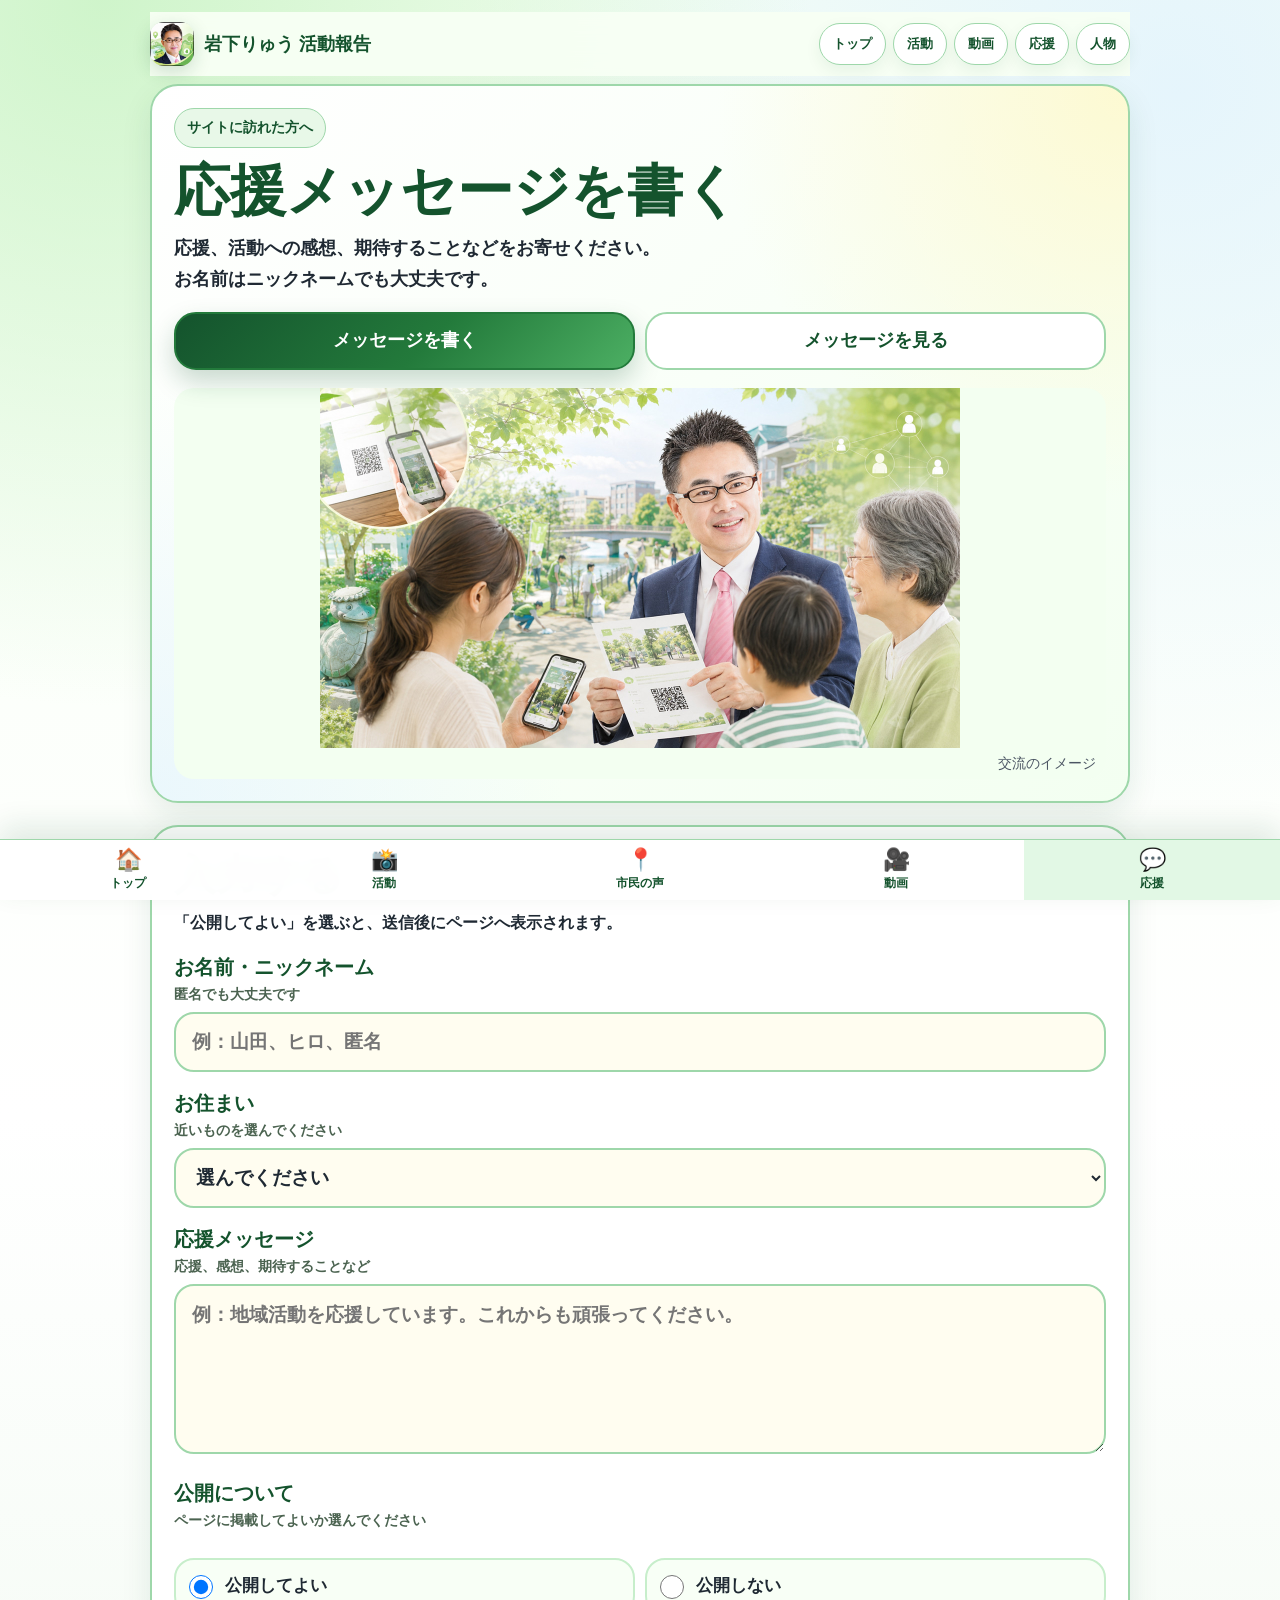
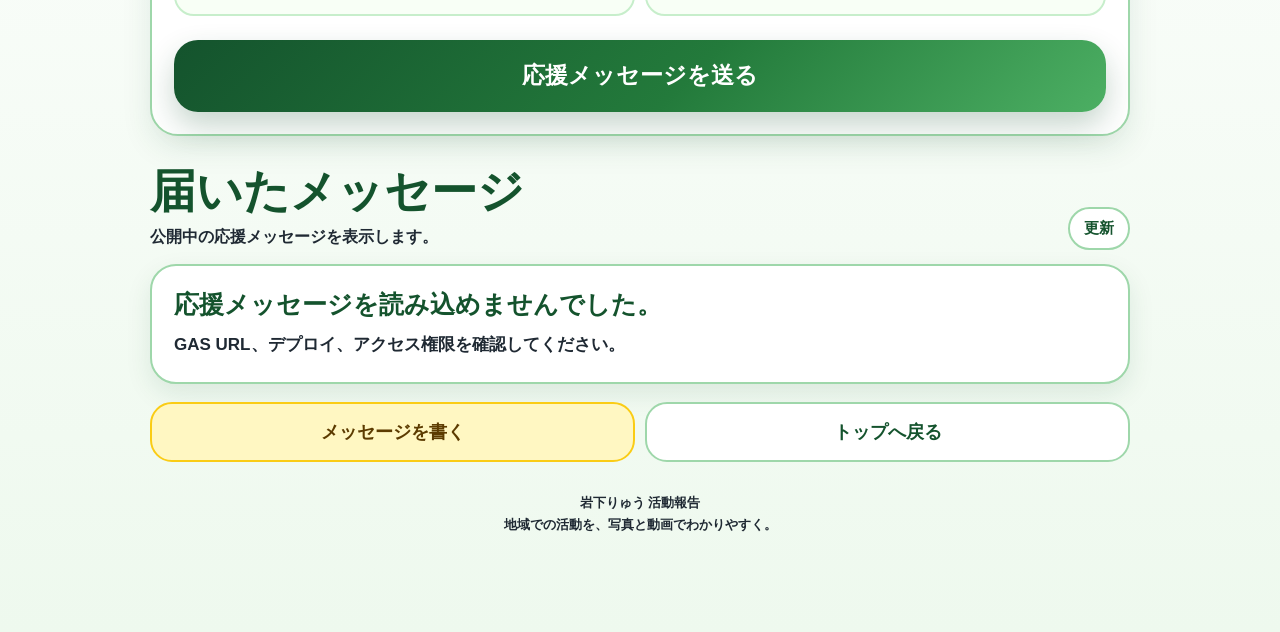
<file: support.html>
<!DOCTYPE html>
<html lang="ja">
<head>
<meta charset="UTF-8">
<meta name="viewport" content="width=device-width,initial-scale=1">

<title>応援メッセージを書く｜岩下りゅう 活動報告</title>
<meta property="og:type" content="website">
<meta property="og:site_name" content="岩下りゅう 市民の声DX">
<meta property="og:title" content="応援メッセージを書く｜岩下りゅう 活動報告">
<meta property="og:description" content="岩下りゅうへの応援メッセージ、活動への感想、期待することをお寄せください。">
<meta property="og:url" content="https://ichirohns-jpg.github.io/iwashita-ryu-activity/support.html">
<meta property="og:image" content="https://ichirohns-jpg.github.io/iwashita-ryu-activity/apple-touch-icon.png">
<meta property="og:image:alt" content="岩下りゅう">
<meta name="twitter:card" content="summary">

<meta name="description" content="岩下りゅうへの応援メッセージ、活動への感想、期待することをお寄せください。">
<meta name="theme-color" content="#237a3b">

<link rel="icon" type="image/png" href="apple-touch-icon.png">
<link rel="apple-touch-icon" href="apple-touch-icon.png">

<style>

:root{
 --kappa-dark:#14532d;
 --kappa-main:#237a3b;
 --kappa-mid:#4caf63;
 --kappa-light:#7bcf7a;
 --shinryoku:#e8f8e8;
 --shinryoku-soft:#f7fff4;
 --river-blue:#e0f2fe;
 --cream:#fff7c2;
 --gold:#facc15;
 --ink:#1f2933;
 --muted:#4b6350;
 --line:#9ed7aa;
 --white:#ffffff;
}

*{
 box-sizing:border-box;
}

html{
 scroll-behavior:smooth;
}

body{
 margin:0;
 font-family:
 "Hiragino Sans",
 "Yu Gothic",
 "Meiryo",
 sans-serif;
 background:
 radial-gradient(circle at 8% 0%,rgba(190,240,185,.70),transparent 28%),
 radial-gradient(circle at 92% 4%,rgba(224,242,254,.78),transparent 30%),
 linear-gradient(180deg,#f7fff4 0%,#ffffff 50%,#eef9ee 100%);
 color:var(--ink);
 line-height:1.7;
 -webkit-text-size-adjust:100%;
}

a{
 color:inherit;
 text-decoration:none;
}

button{
 font-family:inherit;
 cursor:pointer;
}

.wrap{
 width:min(980px,94%);
 margin:auto;
 padding:12px 0 96px;
}

.header{
 position:sticky;
 top:0;
 z-index:80;
 display:flex;
 align-items:center;
 justify-content:space-between;
 gap:12px;
 padding:10px 0;
 background:rgba(247,255,244,.96);
 backdrop-filter:blur(14px);
}

.brand{
 display:flex;
 align-items:center;
 gap:10px;
 color:var(--kappa-dark);
 font-weight:900;
}

.brand img{
 width:44px;
 height:44px;
 border-radius:14px;
 object-fit:cover;
 box-shadow:0 6px 18px rgba(20,83,45,.18);
}

.brand span{
 font-size:18px;
 line-height:1.25;
}

.headerNav{
 display:flex;
 flex-wrap:wrap;
 gap:7px;
}

.headerNav a{
 padding:9px 13px;
 border-radius:999px;
 background:#fff;
 border:1px solid var(--line);
 color:var(--kappa-dark);
 font-size:13px;
 font-weight:900;
 box-shadow:0 6px 16px rgba(20,83,45,.07);
}

.hero{
 margin-top:8px;
 border-radius:28px;
 background:
 radial-gradient(circle at 100% 0%,rgba(255,247,194,.70),transparent 34%),
 radial-gradient(circle at 0% 100%,rgba(224,242,254,.60),transparent 34%),
 linear-gradient(135deg,#ffffff 0%,#f3fff1 100%);
 border:2px solid var(--line);
 box-shadow:0 12px 30px rgba(20,83,45,.10);
 padding:22px;
}

.kicker{
 display:inline-flex;
 padding:7px 12px;
 border-radius:999px;
 background:var(--shinryoku);
 border:1px solid var(--line);
 color:var(--kappa-dark);
 font-size:14px;
 font-weight:900;
}

.hero h1{
 margin:12px 0 0;
 color:var(--kappa-dark);
 font-size:clamp(34px,8vw,56px);
 line-height:1.12;
 font-weight:900;
}

.hero p{
 margin:10px 0 0;
 color:var(--ink);
 font-size:18px;
 line-height:1.75;
 font-weight:850;
}

.heroButtons{
 margin-top:16px;
 display:grid;
 grid-template-columns:1fr 1fr;
 gap:10px;
}

.heroButtons a{
 min-height:58px;
 display:flex;
 align-items:center;
 justify-content:center;
 text-align:center;
 border-radius:22px;
 background:#fff;
 border:2px solid var(--line);
 color:var(--kappa-dark);
 font-size:18px;
 font-weight:900;
 padding:10px;
}

.heroButtons a.primary{
 background:linear-gradient(135deg,#14532d 0%,#237a3b 55%,#4caf63 100%);
 border-color:var(--kappa-main);
 color:#fff;
 box-shadow:0 12px 26px rgba(20,83,45,.22);
}

.formCard{
 margin-top:22px;
 border-radius:28px;
 background:#fff;
 border:2px solid var(--line);
 box-shadow:0 12px 30px rgba(20,83,45,.10);
 padding:22px;
}

.formCard h2{
 margin:0;
 color:var(--kappa-dark);
 font-size:clamp(28px,7vw,42px);
 line-height:1.25;
 font-weight:900;
}

.formNote{
 margin:8px 0 18px;
 color:var(--ink);
 font-size:16px;
 font-weight:850;
}

label{
 display:block;
 margin-top:18px;
 color:var(--kappa-dark);
 font-size:20px;
 line-height:1.35;
 font-weight:900;
}

.help{
 display:block;
 margin-top:4px;
 color:var(--muted);
 font-size:14px;
 font-weight:800;
}

input,
select,
textarea{
 width:100%;
 margin-top:8px;
 border:2px solid var(--line);
 border-radius:20px;
 background:#fffdf0;
 color:var(--ink);
 font-family:inherit;
 font-size:19px;
 font-weight:850;
 outline:none;
}

input,
select{
 min-height:60px;
 padding:0 16px;
}

textarea{
 min-height:170px;
 padding:16px;
 resize:vertical;
}

input:focus,
select:focus,
textarea:focus{
 border-color:var(--kappa-main);
 background:#ffffff;
 box-shadow:0 0 0 4px rgba(35,122,59,.15);
}

.radioBox{
 margin-top:10px;
 display:grid;
 grid-template-columns:1fr 1fr;
 gap:10px;
}

.radioItem{
 display:flex;
 align-items:center;
 gap:12px;
 min-height:58px;
 padding:13px;
 border-radius:20px;
 background:#f8fff6;
 border:2px solid #c7eecb;
 color:var(--ink);
 font-size:17px;
 font-weight:900;
}

.radioItem input{
 width:24px;
 height:24px;
 min-height:auto;
 margin:0;
 flex:0 0 auto;
}

.submitBtn{
 width:100%;
 margin-top:24px;
 min-height:72px;
 border:0;
 border-radius:24px;
 background:linear-gradient(135deg,#14532d 0%,#237a3b 55%,#4caf63 100%);
 color:#fff;
 font-family:inherit;
 font-size:23px;
 font-weight:900;
 box-shadow:0 14px 30px rgba(20,83,45,.24);
}

.submitBtn:disabled{
 opacity:.55;
}

.resultBox{
 margin-top:16px;
 padding:16px;
 border-radius:22px;
 background:var(--cream);
 border:2px solid var(--gold);
 color:#5c3b00;
 font-size:17px;
 font-weight:900;
 display:none;
}

.hiddenFrame{
 display:none;
}

.messages{
 margin-top:28px;
}

.messagesHead{
 display:flex;
 align-items:flex-end;
 justify-content:space-between;
 gap:12px;
 margin-bottom:14px;
}

.messagesHead h2{
 margin:0;
 color:var(--kappa-dark);
 font-size:clamp(30px,7vw,46px);
 line-height:1.18;
 font-weight:900;
}

.messagesHead p{
 margin:5px 0 0;
 color:var(--ink);
 font-size:16px;
 font-weight:850;
}

.reloadBtn{
 border-radius:999px;
 background:#fff;
 border:2px solid var(--line);
 color:var(--kappa-dark);
 font-size:15px;
 font-weight:900;
 padding:10px 14px;
}

.messageList{
 display:grid;
 gap:14px;
}

.messageItem{
 border-radius:26px;
 background:#fff;
 border:2px solid var(--line);
 box-shadow:0 10px 26px rgba(20,83,45,.10);
 padding:18px;
}

.messageName{
 color:var(--kappa-dark);
 font-size:24px;
 line-height:1.3;
 font-weight:900;
}

.messageMeta{
 display:flex;
 flex-wrap:wrap;
 gap:8px;
 margin-top:8px;
}

.badge{
 display:inline-flex;
 padding:6px 11px;
 border-radius:999px;
 background:var(--shinryoku);
 border:1px solid var(--line);
 color:var(--kappa-dark);
 font-size:13px;
 font-weight:900;
}

.messageText{
 margin-top:12px;
 padding:15px;
 border-radius:20px;
 background:#fffdf0;
 border:1px solid #eadf9d;
 color:var(--ink);
 font-size:18px;
 line-height:1.7;
 font-weight:850;
 white-space:pre-wrap;
 word-break:break-word;
}

.empty{
 border-radius:26px;
 background:#fff;
 border:2px solid var(--line);
 box-shadow:0 10px 26px rgba(20,83,45,.10);
 padding:22px;
 color:var(--muted);
}

.empty h3{
 margin:0;
 color:var(--kappa-dark);
 font-size:25px;
 line-height:1.3;
 font-weight:900;
}

.empty p{
 margin:10px 0 0;
 color:var(--ink);
 font-size:17px;
 line-height:1.7;
 font-weight:850;
}

.backCard{
 margin-top:18px;
 display:grid;
 grid-template-columns:1fr 1fr;
 gap:10px;
}

.backCard a{
 min-height:60px;
 display:flex;
 align-items:center;
 justify-content:center;
 text-align:center;
 border-radius:22px;
 background:#fff;
 border:2px solid var(--line);
 color:var(--kappa-dark);
 font-size:18px;
 font-weight:900;
}

.backCard a:first-child{
 background:var(--cream);
 border-color:var(--gold);
 color:#5c3b00;
}

.footer{
 margin-top:30px;
 text-align:center;
 color:var(--ink);
 font-size:13px;
 font-weight:800;
}

.bottomNav{
 position:fixed;
 left:0;
 right:0;
 bottom:0;
 z-index:100;
 display:grid;
 grid-template-columns:repeat(5,1fr);
 background:rgba(255,255,255,.98);
 border-top:1px solid var(--line);
 box-shadow:0 -12px 30px rgba(20,83,45,.12);
 backdrop-filter:blur(14px);
}

.bottomNav a{
 text-align:center;
 color:var(--kappa-dark);
 padding:8px 4px 7px;
 font-size:12px;
 font-weight:900;
}

.bottomNav a span{
 display:block;
 font-size:22px;
 line-height:1.1;
}

.bottomNav a.active{
 background:#e2f8e5;
 color:#14532d;
}

@media (max-width:700px){

 .wrap{
  width:94%;
 }

 .headerNav{
  display:none;
 }

 .brand span{
  font-size:16px;
 }

 .hero,
 .formCard{
  border-radius:26px;
  padding:18px;
 }

 .heroButtons,
 .radioBox,
 .backCard{
  grid-template-columns:1fr;
 }

 .messagesHead{
  align-items:flex-start;
  flex-direction:column;
 }

 input,
 select,
 textarea{
  font-size:18px;
 }

}

</style>
<link rel="stylesheet" href="connections.css">
</head>

<body>

<div class="wrap">

<header class="header">

 <a class="brand" href="index.html">
  <img src="apple-touch-icon.png" alt="岩下りゅう">
  <span>岩下りゅう 活動報告</span>
 </a>

 <nav class="headerNav">
  <a href="index.html">トップ</a>
  <a href="activity.html">活動</a>
  <a href="videos.html">動画</a>
  <a href="support.html">応援</a>
  <a href="profile.html">人物</a>
 </nav>

</header>

<main>

<section class="hero">

 <div class="kicker">サイトに訪れた方へ</div>

 <h1>応援メッセージを書く</h1>

 <p>
  応援、活動への感想、期待することなどをお寄せください。<br>
  お名前はニックネームでも大丈夫です。
 </p>

 <div class="heroButtons">
  <a class="primary" href="#form">メッセージを書く</a>
  <a href="#messages">メッセージを見る</a>
 </div>

<figure class="pageVisual"><img src="images/activity/profile-main.jpg" alt="地域の人との交流を表したイメージ" width="1280" height="720"><figcaption>交流のイメージ</figcaption></figure>
</section>

<section class="formCard" id="form">

 <h2>入力する</h2>

 <p class="formNote">
  「公開してよい」を選ぶと、送信後にページへ表示されます。
 </p>

 <form id="supportForm" method="GET" target="sendFrame">

  <input type="hidden" name="mode" value="saveSupportMessage">

  <label for="name">
   お名前・ニックネーム
   <span class="help">匿名でも大丈夫です</span>
  </label>

  <input id="name" name="name" type="text" placeholder="例：山田、ヒロ、匿名">

  <label for="area">
   お住まい
   <span class="help">近いものを選んでください</span>
  </label>

  <select id="area" name="area" required>
   <option value="">選んでください</option>
   <option value="本町">本町</option>
   <option value="柏町">柏町</option>
   <option value="幸町">幸町</option>
   <option value="館">館</option>
   <option value="上宗岡">上宗岡</option>
   <option value="中宗岡">中宗岡</option>
   <option value="下宗岡">下宗岡</option>
   <option value="その他">その他</option>
  </select>

  <label for="message">
   応援メッセージ
   <span class="help">応援、感想、期待することなど</span>
  </label>

  <textarea id="message" name="message" required placeholder="例：地域活動を応援しています。これからも頑張ってください。"></textarea>

  <label>
   公開について
   <span class="help">ページに掲載してよいか選んでください</span>
  </label>

  <div class="radioBox">

   <label class="radioItem">
    <input type="radio" name="publicChoice" value="公開してよい" checked>
    公開してよい
   </label>

   <label class="radioItem">
    <input type="radio" name="publicChoice" value="公開しない">
    公開しない
   </label>

  </div>

  <button class="submitBtn" id="submitBtn" type="submit">
   応援メッセージを送る
  </button>

  <div class="resultBox" id="resultBox">
   応援メッセージを受け付けました。ありがとうございます。
  </div>

 </form>

 <iframe class="hiddenFrame" name="sendFrame" title="sendFrame"></iframe>

</section>

<section class="messages" id="messages">

 <div class="messagesHead">
  <div>
   <h2>届いたメッセージ</h2>
   <p>公開中の応援メッセージを表示します。</p>
  </div>
  <button class="reloadBtn" type="button" onclick="loadMessages()">更新</button>
 </div>

 <div id="messageList" class="messageList">
  <div class="empty">
   <h3>読み込み中です。</h3>
   <p>公開中の応援メッセージを読み込んでいます。</p>
  </div>
 </div>

 <div class="backCard">
  <a href="#form">メッセージを書く</a>
  <a href="index.html">トップへ戻る</a>
 </div>

</section>

</main>

<footer class="footer">
 岩下りゅう 活動報告<br>
 地域での活動を、写真と動画でわかりやすく。
</footer>

</div>

<nav class="bottomNav">
 <a href="index.html"><span>🏠</span>トップ</a>
 <a href="activity.html"><span>📸</span>活動</a>
 <a href="voice.html"><span>📍</span>市民の声</a>
 <a href="videos.html"><span>🎥</span>動画</a>
 <a href="support.html" class="active"><span>💬</span>応援</a>
</nav>

<script>

const GAS_URL =
"https://script.google.com/macros/s/AKfycbw09g-SkmsCmsEJiG0VJrhypLbCZVBIw7TOiD5FYwNo2PhGYQz1nYsDfVbWzzff1ZUWXw/exec";

const form =
document.getElementById("supportForm");

const submitBtn =
document.getElementById("submitBtn");

const resultBox =
document.getElementById("resultBox");

const messageList =
document.getElementById("messageList");

form.action =
GAS_URL;

form.addEventListener("submit",function(e){

 const area =
 document.getElementById("area").value.trim();

 const message =
 document.getElementById("message").value.trim();

 if(!area){

  e.preventDefault();

  alert("お住まいを選んでください。");

  return;

 }

 if(!message){

  e.preventDefault();

  alert("応援メッセージを入力してください。");

  return;

 }

 submitBtn.disabled = true;

 submitBtn.textContent = "送信中です";

 setTimeout(function(){

  resultBox.style.display = "block";

  submitBtn.disabled = false;

  submitBtn.textContent = "応援メッセージを送る";

  form.reset();

  document.getElementById("area").value = "";

  const radios =
  document.querySelectorAll("input[name='publicChoice']");

  radios.forEach(function(r){

   r.checked =
   r.value === "公開してよい";

  });

  setTimeout(function(){

   loadMessages();

   location.hash = "messages";

  },800);

 },1200);

});

function esc(v){

 return String(v || "")
 .replace(/&/g,"&amp;")
 .replace(/</g,"&lt;")
 .replace(/>/g,"&gt;")
 .replace(/"/g,"&quot;")
 .replace(/'/g,"&#39;");

}

function shortDate(v){

 const s =
 String(v || "");

 if(!s){
  return "";
 }

 return s
 .replace(/:\d{2}$/,"")
 .replace(/\s\d{2}:\d{2}.*/,"")
 .replace(/-/g,"/");

}

function normalizeMessages(data){

 if(Array.isArray(data)){
  return data;
 }

 if(data && Array.isArray(data.records)){
  return data.records;
 }

 if(data && Array.isArray(data.messages)){
  return data.messages;
 }

 if(data && Array.isArray(data.data)){
  return data.data;
 }

 return [];

}

function pick(obj,keys,defaultValue){

 for(let i = 0; i < keys.length; i++){

  const key =
  keys[i];

  if(
   obj &&
   obj[key] !== undefined &&
   obj[key] !== null &&
   String(obj[key]).trim() !== ""
  ){

   return String(obj[key]).trim();

  }

 }

 return defaultValue || "";

}

function messageHtml(r){

 const name =
 pick(r,[
  "お名前・ニックネーム",
  "お名前",
  "name",
  "nickname"
 ],"匿名");

 const area =
 pick(r,[
  "お住まい",
  "area",
  "町名"
 ],"その他");

 const date =
 shortDate(
  pick(r,[
   "日時",
   "date",
   "createdAt"
  ],"")
 );

 const message =
 pick(r,[
  "メッセージ",
  "message",
  "body",
  "content"
 ],"");

 return ''
 + '<article class="messageItem">'
 + '<div class="messageName">' + esc(name) + '</div>'
 + '<div class="messageMeta">'
 + '<span class="badge">' + esc(area) + '</span>'
 + (date ? '<span class="badge">' + esc(date) + '</span>' : '')
 + '</div>'
 + '<div class="messageText">' + esc(message) + '</div>'
 + '</article>';

}

function renderMessages(data){

 const records =
 normalizeMessages(data);

 if(!records.length){

  messageList.innerHTML =
  '<div class="empty">' +
  '<h3>現在、公開中の応援メッセージはありません。</h3>' +
  '<p>メッセージが届くと、ここに表示されます。</p>' +
  '</div>';

  return;

 }

 messageList.innerHTML =
 records
 .map(messageHtml)
 .join("");

}

function loadMessages(){

 messageList.innerHTML =
 '<div class="empty">' +
 '<h3>読み込み中です。</h3>' +
 '<p>公開中の応援メッセージを読み込んでいます。</p>' +
 '</div>';

 const callbackName =
 "supportCallback_" +
 Date.now() +
 "_" +
 Math.floor(Math.random() * 100000);

 window[callbackName] =
 function(data){

  renderMessages(data);

  try{
   delete window[callbackName];
  }catch(e){
   window[callbackName] = undefined;
  }

  const old =
  document.getElementById(callbackName);

  if(old){
   old.remove();
  }

 };

 const script =
 document.createElement("script");

 script.id =
 callbackName;

 script.src =
 GAS_URL +
 "?mode=getSupportMessages&callback=" +
 encodeURIComponent(callbackName) +
 "&t=" +
 Date.now();

 script.onerror =
 function(){

  messageList.innerHTML =
  '<div class="empty">' +
  '<h3>応援メッセージを読み込めませんでした。</h3>' +
  '<p>GAS URL、デプロイ、アクセス権限を確認してください。</p>' +
  '</div>';

  try{
   delete window[callbackName];
  }catch(e){
   window[callbackName] = undefined;
  }

 };

 document.body.appendChild(script);

}

loadMessages();

</script>

</body>
</html>
</file>
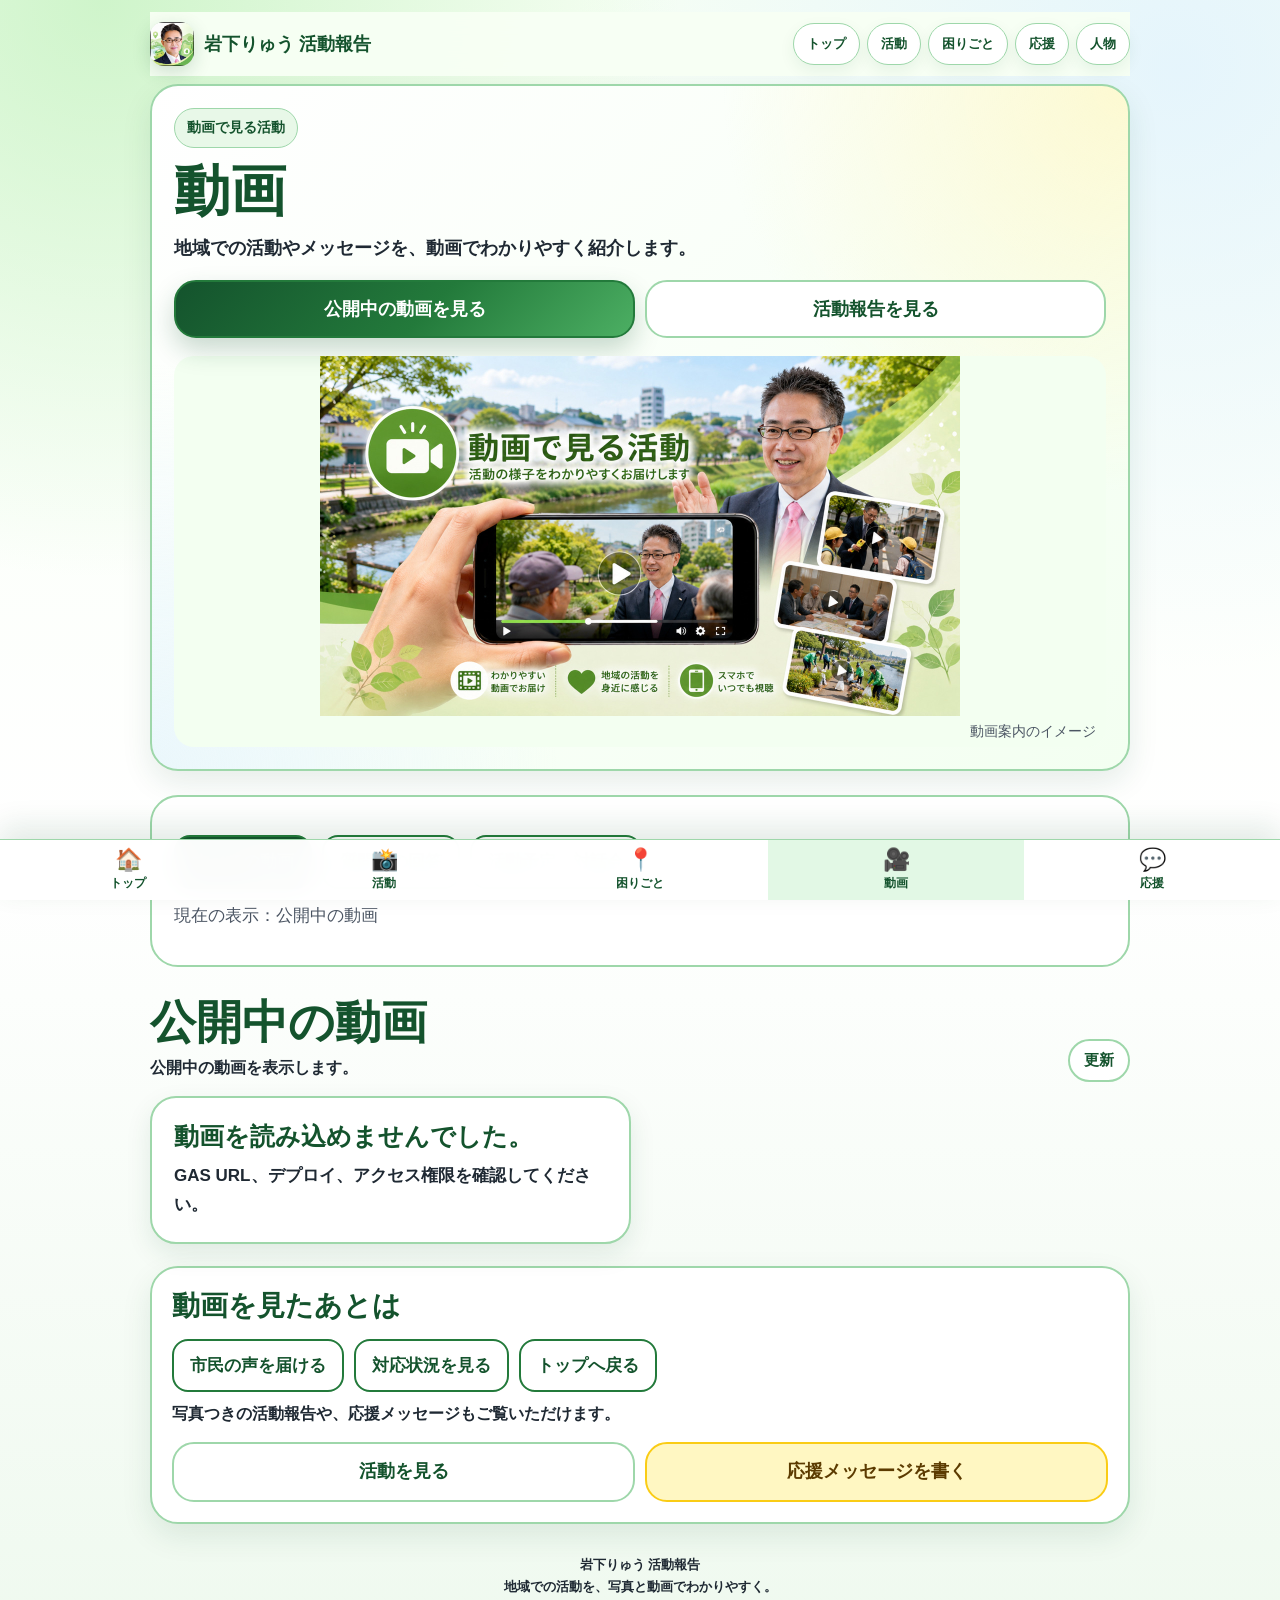
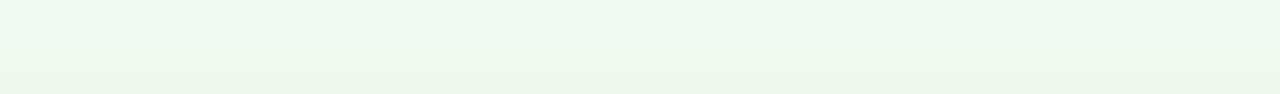
<file: videos.html>
<!DOCTYPE html>
<html lang="ja">
<head>
<meta charset="UTF-8">
<meta name="viewport" content="width=device-width,initial-scale=1">

<title>動画で見る活動｜岩下りゅう 活動報告</title>
<meta property="og:type" content="website">
<meta property="og:site_name" content="岩下りゅう 市民の声DX">
<meta property="og:title" content="動画で見る活動｜岩下りゅう 活動報告">
<meta property="og:description" content="岩下りゅうの地域活動やメッセージを動画でわかりやすく紹介します。">
<meta property="og:url" content="https://ichirohns-jpg.github.io/iwashita-ryu-activity/videos.html">
<meta property="og:image" content="https://ichirohns-jpg.github.io/iwashita-ryu-activity/apple-touch-icon.png">
<meta property="og:image:alt" content="岩下りゅう">
<meta name="twitter:card" content="summary">

<meta name="description" content="岩下りゅうの地域活動やメッセージを動画でわかりやすく紹介します。">
<meta name="theme-color" content="#237a3b">

<link rel="icon" type="image/png" href="apple-touch-icon.png">
<link rel="apple-touch-icon" href="apple-touch-icon.png">

<style>

:root{
 --kappa-dark:#14532d;
 --kappa-main:#237a3b;
 --kappa-mid:#4caf63;
 --kappa-light:#7bcf7a;
 --shinryoku:#e8f8e8;
 --shinryoku-soft:#f7fff4;
 --river-blue:#e0f2fe;
 --cream:#fff7c2;
 --gold:#facc15;
 --ink:#1f2933;
 --muted:#4b6350;
 --line:#9ed7aa;
 --white:#ffffff;
}

*{
 box-sizing:border-box;
}

html{
 scroll-behavior:smooth;
}

body{
 margin:0;
 font-family:
 "Hiragino Sans",
 "Yu Gothic",
 "Meiryo",
 sans-serif;
 background:
 radial-gradient(circle at 8% 0%,rgba(190,240,185,.70),transparent 28%),
 radial-gradient(circle at 92% 4%,rgba(224,242,254,.78),transparent 30%),
 linear-gradient(180deg,#f7fff4 0%,#ffffff 50%,#eef9ee 100%);
 color:var(--ink);
 line-height:1.7;
 -webkit-text-size-adjust:100%;
}

a{
 color:inherit;
 text-decoration:none;
}

button{
 font-family:inherit;
 cursor:pointer;
}

.wrap{
 width:min(980px,94%);
 margin:auto;
 padding:12px 0 96px;
}

.header{
 position:sticky;
 top:0;
 z-index:80;
 display:flex;
 align-items:center;
 justify-content:space-between;
 gap:12px;
 padding:10px 0;
 background:rgba(247,255,244,.96);
 backdrop-filter:blur(14px);
}

.brand{
 display:flex;
 align-items:center;
 gap:10px;
 color:var(--kappa-dark);
 font-weight:900;
}

.brand img{
 width:44px;
 height:44px;
 border-radius:14px;
 object-fit:cover;
 box-shadow:0 6px 18px rgba(20,83,45,.18);
}

.brand span{
 font-size:18px;
 line-height:1.25;
}

.headerNav{
 display:flex;
 flex-wrap:wrap;
 gap:7px;
}

.headerNav a{
 padding:9px 13px;
 border-radius:999px;
 background:#fff;
 border:1px solid var(--line);
 color:var(--kappa-dark);
 font-size:13px;
 font-weight:900;
 box-shadow:0 6px 16px rgba(20,83,45,.07);
}

.hero{
 margin-top:8px;
 border-radius:28px;
 background:
 radial-gradient(circle at 100% 0%,rgba(255,247,194,.70),transparent 34%),
 radial-gradient(circle at 0% 100%,rgba(224,242,254,.60),transparent 34%),
 linear-gradient(135deg,#ffffff 0%,#f3fff1 100%);
 border:2px solid var(--line);
 box-shadow:0 12px 30px rgba(20,83,45,.10);
 padding:22px;
}

.kicker{
 display:inline-flex;
 padding:7px 12px;
 border-radius:999px;
 background:var(--shinryoku);
 border:1px solid var(--line);
 color:var(--kappa-dark);
 font-size:14px;
 font-weight:900;
}

.hero h1{
 margin:12px 0 0;
 color:var(--kappa-dark);
 font-size:clamp(34px,8vw,56px);
 line-height:1.12;
 font-weight:900;
}

.hero p{
 margin:10px 0 0;
 color:var(--ink);
 font-size:18px;
 line-height:1.75;
 font-weight:850;
}

.heroButtons{
 margin-top:16px;
 display:grid;
 grid-template-columns:1fr 1fr;
 gap:10px;
}

.heroButtons a{
 min-height:58px;
 display:flex;
 align-items:center;
 justify-content:center;
 text-align:center;
 border-radius:22px;
 background:#fff;
 border:2px solid var(--line);
 color:var(--kappa-dark);
 font-size:18px;
 font-weight:900;
 padding:10px;
}

.heroButtons a.primary{
 background:linear-gradient(135deg,#14532d 0%,#237a3b 55%,#4caf63 100%);
 border-color:var(--kappa-main);
 color:#fff;
 box-shadow:0 12px 26px rgba(20,83,45,.22);
}

.listSection{
 margin-top:28px;
}

.listHead{
 display:flex;
 align-items:flex-end;
 justify-content:space-between;
 gap:12px;
 margin-bottom:14px;
}

.listHead h2{
 margin:0;
 color:var(--kappa-dark);
 font-size:clamp(30px,7vw,46px);
 line-height:1.18;
 font-weight:900;
}

.listHead p{
 margin:5px 0 0;
 color:var(--ink);
 font-size:16px;
 font-weight:850;
}

.reloadBtn{
 border-radius:999px;
 background:#fff;
 border:2px solid var(--line);
 color:var(--kappa-dark);
 font-size:15px;
 font-weight:900;
 padding:10px 14px;
}

.videoList{
 display:grid;
 grid-template-columns:1fr;
 gap:18px;
}

.videoCard{
 overflow:hidden;
 border-radius:28px;
 background:#fff;
 border:2px solid var(--line);
 box-shadow:0 12px 30px rgba(20,83,45,.10);
}

.videoBox{
 width:100%;
 aspect-ratio:16/9;
 background:
 radial-gradient(circle at 100% 0%,rgba(224,242,254,.70),transparent 35%),
 linear-gradient(135deg,#f5fff3 0%,#e8f8e8 100%);
 border-bottom:1px solid #d6f3d8;
 overflow:hidden;
}

.videoBox iframe{
 display:block;
 width:100%;
 height:100%;
 border:0;
 background:#000;
}

.thumbLink{
 width:100%;
 height:100%;
 display:flex;
 align-items:center;
 justify-content:center;
 position:relative;
 background:
 radial-gradient(circle at 100% 0%,rgba(224,242,254,.70),transparent 35%),
 linear-gradient(135deg,#f5fff3 0%,#e8f8e8 100%);
}

.thumbLink img{
 width:100%;
 height:100%;
 object-fit:cover;
 display:block;
}

.playMark{
 position:absolute;
 left:50%;
 top:50%;
 transform:translate(-50%,-50%);
 width:74px;
 height:74px;
 border-radius:999px;
 background:rgba(255,255,255,.92);
 color:var(--kappa-dark);
 display:flex;
 align-items:center;
 justify-content:center;
 font-size:32px;
 font-weight:900;
 box-shadow:0 10px 26px rgba(0,0,0,.20);
}

.noVideo{
 color:var(--muted);
 font-size:20px;
 font-weight:900;
}

.videoBody{
 padding:18px;
}

.metaRow{
 display:flex;
 flex-wrap:wrap;
 gap:8px;
 margin-bottom:12px;
}

.badge{
 display:inline-flex;
 align-items:center;
 padding:6px 11px;
 border-radius:999px;
 background:var(--shinryoku);
 border:1px solid var(--line);
 color:var(--kappa-dark);
 font-size:13px;
 font-weight:900;
}

.videoTitle{
 margin:0;
 color:var(--kappa-dark);
 font-size:clamp(26px,6vw,40px);
 line-height:1.25;
 font-weight:900;
}

.videoSummary{
 margin-top:12px;
 color:var(--ink);
 font-size:18px;
 line-height:1.75;
 font-weight:850;
 white-space:pre-wrap;
 word-break:break-word;
}

.videoButtons{
 display:grid;
 grid-template-columns:1fr 1fr;
 gap:10px;
 margin-top:16px;
}

.videoButtons a,
.videoButtons button{
 min-height:54px;
 display:flex;
 align-items:center;
 justify-content:center;
 text-align:center;
 border-radius:19px;
 background:#fff;
 border:2px solid var(--line);
 color:var(--kappa-dark);
 font-size:16px;
 font-weight:900;
}

.videoButtons a.main{
 background:linear-gradient(135deg,#14532d 0%,#237a3b 55%,#4caf63 100%);
 border-color:var(--kappa-main);
 color:#fff;
}

.videoButtons button[disabled]{
 opacity:.45;
}

.shareBox{
 margin-top:16px;
 border-radius:22px;
 background:#f7fff5;
 border:1px solid #c8f0ce;
 padding:14px;
}

.shareTitle{
 color:var(--kappa-dark);
 font-size:16px;
 font-weight:900;
 margin-bottom:10px;
}

.shareButtons{
 display:grid;
 grid-template-columns:repeat(4,1fr);
 gap:10px;
}

.shareButtons a,
.shareButtons button{
 min-height:48px;
 display:flex;
 align-items:center;
 justify-content:center;
 border-radius:17px;
 border:2px solid var(--line);
 background:#fff;
 color:var(--kappa-dark);
 font-size:15px;
 font-weight:900;
}

.nextAction{
 margin-top:22px;
 border-radius:28px;
 background:#fff;
 border:2px solid var(--line);
 box-shadow:0 12px 30px rgba(20,83,45,.10);
 padding:20px;
}

.nextAction h2{
 margin:0;
 color:var(--kappa-dark);
 font-size:28px;
 line-height:1.25;
 font-weight:900;
}

.nextAction p{
 margin:8px 0 0;
 color:var(--ink);
 font-size:16px;
 font-weight:850;
}

.nextButtons{
 display:grid;
 grid-template-columns:1fr 1fr;
 gap:10px;
 margin-top:14px;
}

.nextButtons a{
 min-height:60px;
 display:flex;
 align-items:center;
 justify-content:center;
 border-radius:22px;
 background:#fff;
 border:2px solid var(--line);
 color:var(--kappa-dark);
 font-size:18px;
 font-weight:900;
}

.nextButtons a.support{
 background:var(--cream);
 border-color:var(--gold);
 color:#5c3b00;
}

.empty{
 border-radius:26px;
 background:#fff;
 border:2px solid var(--line);
 box-shadow:0 10px 26px rgba(20,83,45,.10);
 padding:22px;
 color:var(--muted);
}

.empty h3{
 margin:0;
 color:var(--kappa-dark);
 font-size:25px;
 line-height:1.3;
 font-weight:900;
}

.empty p{
 margin:10px 0 0;
 color:var(--ink);
 font-size:17px;
 line-height:1.7;
 font-weight:850;
}

.footer{
 margin-top:30px;
 text-align:center;
 color:var(--ink);
 font-size:13px;
 font-weight:800;
}

.bottomNav{
 position:fixed;
 left:0;
 right:0;
 bottom:0;
 z-index:100;
 display:grid;
 grid-template-columns:repeat(5,1fr);
 background:rgba(255,255,255,.98);
 border-top:1px solid var(--line);
 box-shadow:0 -12px 30px rgba(20,83,45,.12);
 backdrop-filter:blur(14px);
}

.bottomNav a{
 text-align:center;
 color:var(--kappa-dark);
 padding:8px 4px 7px;
 font-size:12px;
 font-weight:900;
}

.bottomNav a span{
 display:block;
 font-size:22px;
 line-height:1.1;
}

.bottomNav a.active{
 background:#e2f8e5;
 color:#14532d;
}

@media (min-width:820px){

 .videoList{
  grid-template-columns:repeat(2,1fr);
 }

 .videoCard:first-child{
  grid-column:1 / -1;
 }

}

@media (max-width:700px){

 .wrap{
  width:94%;
 }

 .headerNav{
  display:none;
 }

 .brand span{
  font-size:16px;
 }

 .hero{
  border-radius:26px;
  padding:18px;
 }

 .heroButtons,
 .nextButtons{
  grid-template-columns:1fr;
 }

 .listHead{
  align-items:flex-start;
  flex-direction:column;
 }

 .videoBody{
  padding:17px;
 }

 .shareButtons{
  grid-template-columns:1fr 1fr;
 }

 .videoButtons{
  grid-template-columns:1fr;
 }

}

</style>
<link rel="stylesheet" href="connections.css">
</head>

<body>

<div class="wrap">

<header class="header">

 <a class="brand" href="index.html">
  <img src="apple-touch-icon.png" alt="岩下りゅう">
  <span>岩下りゅう 活動報告</span>
 </a>

 <nav class="headerNav">
  <a href="index.html">トップ</a>
  <a href="activity.html">活動</a>
  <a href="voice.html">困りごと</a>
  <a href="support.html">応援</a>
  <a href="profile.html">人物</a>
 </nav>

</header>

<main>

<section class="hero">

 <div class="kicker">動画で見る活動</div>

 <h1>動画</h1>

 <p>
  地域での活動やメッセージを、動画でわかりやすく紹介します。
 </p>

 <div class="heroButtons">
  <a class="primary" href="#videoList">公開中の動画を見る</a>
  <a href="activity.html">活動報告を見る</a>
 </div>

<figure class="pageVisual"><img src="images/activity/hero-video.jpg" alt="動画で見る活動の案内画像" width="1280" height="720"><figcaption>動画案内のイメージ</figcaption></figure>
</section>

<section class="dxSection" aria-label="表示する内容"><div class="dxButtons"><a href="videos.html" data-view="all">すべての動画</a><a href="videos.html?view=answers" data-view="answers">質問への回答</a><a href="activity.html?view=schedule">活動予定・対話会</a></div><p id="viewDescription" class="dxMuted">公開された内容を表示します。</p></section>
<section class="listSection">

 <div class="listHead">

  <div>
   <h2>公開中の動画</h2>
   <p>公開中の動画を表示します。</p>
  </div>

  <button class="reloadBtn" type="button" onclick="loadVideos()">更新</button>

 </div>

 <div id="videoList" class="videoList">

  <div class="empty">
   <h3>動画を読み込み中です。</h3>
   <p>少しお待ちください。</p>
  </div>

 </div>

</section>

<section class="nextAction">

 <h2>動画を見たあとは</h2>
 <div class="dxButtons"><a href="post.html">市民の声を届ける</a><a href="voice.html#reports">対応状況を見る</a><a href="index.html">トップへ戻る</a></div>

 <p>
  写真つきの活動報告や、応援メッセージもご覧いただけます。
 </p>

 <div class="nextButtons">
  <a href="activity.html">活動を見る</a>
  <a class="support" href="support.html">応援メッセージを書く</a>
 </div>

</section>

</main>

<footer class="footer">
 岩下りゅう 活動報告<br>
 地域での活動を、写真と動画でわかりやすく。
</footer>

</div>

<nav class="bottomNav">
 <a href="index.html"><span>🏠</span>トップ</a>
 <a href="activity.html"><span>📸</span>活動</a>
 <a href="voice.html"><span>📍</span>困りごと</a>
 <a href="videos.html" class="active"><span>🎥</span>動画</a>
 <a href="support.html"><span>💬</span>応援</a>
</nav>

<script>

const GAS_URL =
"https://script.google.com/macros/s/AKfycbw09g-SkmsCmsEJiG0VJrhypLbCZVBIw7TOiD5FYwNo2PhGYQz1nYsDfVbWzzff1ZUWXw/exec";

const videoList =
document.getElementById("videoList");

function esc(v){

 return String(v || "")
 .replace(/&/g,"&amp;")
 .replace(/</g,"&lt;")
 .replace(/>/g,"&gt;")
 .replace(/"/g,"&quot;")
 .replace(/'/g,"&#39;");

}

function pick(obj,keys,defaultValue){

 for(let i = 0; i < keys.length; i++){

  const key =
  keys[i];

  if(
   obj &&
   obj[key] !== undefined &&
   obj[key] !== null &&
   String(obj[key]).trim() !== ""
  ){

   return String(obj[key]).trim();

  }

 }

 return defaultValue || "";

}

function normalizeVideos(data){

 if(Array.isArray(data)){
  return data;
 }

 if(data && Array.isArray(data.records)){
  return data.records;
 }

 if(data && Array.isArray(data.videos)){
  return data.videos;
 }

 if(data && Array.isArray(data.data)){
  return data.data;
 }

 if(data && Array.isArray(data.items)){
  return data.items;
 }

 return [];

}

function shortDate(v){

 const s =
 String(v || "");

 if(!s){
  return "";
 }

 return s
 .replace(/\s\d{2}:\d{2}.*/,"")
 .replace(/-/g,"/");

}

function getYouTubeId(url){

 const text =
 String(url || "").trim();

 if(!text){
  return "";
 }

 let match =
 text.match(/youtu\.be\/([^?&/]+)/);

 if(match && match[1]){
  return match[1];
 }

 match =
 text.match(/[?&]v=([^?&]+)/);

 if(match && match[1]){
  return match[1];
 }

 match =
 text.match(/\/embed\/([^?&/]+)/);

 if(match && match[1]){
  return match[1];
 }

 match =
 text.match(/\/shorts\/([^?&/]+)/);

 if(match && match[1]){
  return match[1];
 }

 return "";

}

function makeEmbedUrl(rawUrl,embedUrl){

 const ready =
 String(embedUrl || "").trim();

 if(ready){

  if(ready.indexOf("youtube.com/embed/") !== -1){
   return ready;
  }

  const readyId =
  getYouTubeId(ready);

  if(readyId){
   return "https://www.youtube.com/embed/" + readyId;
  }

  return ready;

 }

 const id =
 getYouTubeId(rawUrl);

 if(id){
  return "https://www.youtube.com/embed/" + id;
 }

 return "";

}

function makeThumbUrl(rawUrl,thumbUrl){

 const ready =
 String(thumbUrl || "").trim();

 if(ready){
  return ready;
 }

 const id =
 getYouTubeId(rawUrl);

 if(id){
  return "https://img.youtube.com/vi/" + id + "/hqdefault.jpg";
 }

 return "";

}

function videoShareUrl(id){

 const base =
 location.origin +
 location.pathname;

 if(id){
  return base + "#video-" + encodeURIComponent(id);
 }

 return base;

}

function makeShareText(title,summary){

 return (
  String(title || "岩下りゅう 動画") +
  "\n" +
  String(summary || "")
 ).trim();

}

function copyVideo(title,url){

 const text =
 title + "\n" + url;

 if(navigator.clipboard){

  navigator.clipboard.writeText(text)
  .then(function(){
   alert("リンクをコピーしました。");
  })
  .catch(function(){
   alert("コピーできませんでした。");
  });

  return;

 }

 alert(url);

}

function videoCard(r,index){

 const id =
 pick(r,[
  "ID",
  "id",
  "videoId"
 ],String(index + 1));

 const date =
 shortDate(
  pick(r,[
   "日付",
   "日時",
   "date",
   "createdAt"
  ],"")
 );

 const theme =
 pick(r,[
  "テーマ",
  "分類",
  "theme",
  "category"
 ],"");

 const title =
 pick(r,[
  "タイトル",
  "title",
  "動画タイトル"
 ],"動画");

 const summary =
 pick(r,[
  "概要",
  "説明",
  "本文",
  "summary",
  "description",
  "body"
 ],"");

 const rawUrl =
 pick(r,[
  "YouTubeURL",
  "YouTube",
  "動画URL",
  "videoUrl",
  "youtubeUrl",
  "url"
 ],"");

 const embedFromSheet =
 pick(r,[
  "埋め込みURL",
  "embedUrl",
  "iframeUrl"
 ],"");

 const thumbnailFromSheet =
 pick(r,[
  "サムネイルURL",
  "画像URL",
  "thumbnailUrl",
  "thumbUrl",
  "imageUrl"
 ],"");

 const embedUrl =
 makeEmbedUrl(
  rawUrl,
  embedFromSheet
 );

 const thumbUrl =
 makeThumbUrl(
  rawUrl,
  thumbnailFromSheet
 );

 const shareUrl =
 videoShareUrl(id);

 const shareText =
 makeShareText(
  title,
  summary
 );

 const lineUrl =
 "https://line.me/R/share?text=" +
 encodeURIComponent(title + "\n" + shareUrl);

 const xUrl =
 "https://twitter.com/intent/tweet?text=" +
 encodeURIComponent(shareText) +
 "&url=" +
 encodeURIComponent(shareUrl);

 const fbUrl =
 "https://www.facebook.com/sharer/sharer.php?u=" +
 encodeURIComponent(shareUrl);

 let videoHtml =
 "";

 if(embedUrl){

  videoHtml =
  '<div class="videoBox">' +
  '<iframe src="' + esc(embedUrl) + '" title="' + esc(title) + '" allow="accelerometer; autoplay; clipboard-write; encrypted-media; gyroscope; picture-in-picture; web-share" allowfullscreen></iframe>' +
  '</div>';

 }else if(rawUrl && thumbUrl){

  videoHtml =
  '<div class="videoBox">' +
  '<a class="thumbLink" href="' + esc(rawUrl) + '" target="_blank" rel="noopener">' +
  '<img src="' + esc(thumbUrl) + '" alt="' + esc(title) + '">' +
  '<div class="playMark">▶</div>' +
  '</a>' +
  '</div>';

 }else if(rawUrl){

  videoHtml =
  '<div class="videoBox">' +
  '<a class="thumbLink" href="' + esc(rawUrl) + '" target="_blank" rel="noopener">' +
  '<div class="playMark">▶</div>' +
  '</a>' +
  '</div>';

 }else{

  videoHtml =
  '<div class="videoBox">' +
  '<div class="thumbLink">' +
  '<div class="noVideo">動画URLなし</div>' +
  '</div>' +
  '</div>';

 }

 return ''
 + '<article class="videoCard" id="video-' + esc(id) + '">'

 + videoHtml

 + '<div class="videoBody">'

 + '<div class="metaRow">'
 + (date ? '<span class="badge">📅 ' + esc(date) + '</span>' : '')
 + (theme ? '<span class="badge">🏷️ ' + esc(theme) + '</span>' : '')
 + '</div>'

 + '<h2 class="videoTitle">' + esc(title) + '</h2>'

 + (summary ? '<div class="videoSummary">' + esc(summary) + '</div>' : '')

 + '<div class="videoButtons">'
 + (rawUrl ? '<a class="main" href="' + esc(rawUrl) + '" target="_blank" rel="noopener">動画を開く</a>' : '<button type="button" disabled>動画URLなし</button>')
 + '<a href="activity.html">活動報告を見る</a>'
 + '</div>'

 + '<div class="shareBox">'
 + '<div class="shareTitle">この動画を共有する</div>'
 + '<div class="shareButtons">'
 + '<a href="' + esc(lineUrl) + '" rel="noopener">LINE</a>'
 + '<a href="' + esc(xUrl) + '" target="_blank" rel="noopener">X</a>'
 + '<a href="' + esc(fbUrl) + '" target="_blank" rel="noopener">Facebook</a>'
 + '<button type="button" class="recordCopy" data-title="' + esc(title) + '" data-url="' + esc(shareUrl) + '">コピー</button>'
 + '</div>'
 + '</div>'

 + '</div>'

 + '</article>';

}

document.addEventListener("click",function(e){
 const button=e.target.closest(".recordCopy");
 if(button)copyVideo(button.dataset.title,button.dataset.url);
});

const requestedView = new URLSearchParams(location.search).get("view") || "all";
const viewThemes = {schedule:["活動予定","対話会"],ideas:["考え・提案"],answers:["質問への回答"]};
const currentView = Object.prototype.hasOwnProperty.call(viewThemes, requestedView) ? requestedView : "all";
const viewTitles = {all:"公開中の動画",schedule:"活動予定・対話会",ideas:"考え・提案",answers:"質問への回答"};
document.querySelectorAll("[data-view]").forEach(function(a){if(a.dataset.view===currentView)a.setAttribute("aria-current","page");});
if(currentView!=="all"){
 document.querySelector(".hero h1").textContent=viewTitles[currentView];
 document.querySelector(".hero p").textContent=currentView==="schedule" ? "公開された活動予定や対話会の案内です。開催日・場所・参加方法は各案内をご確認ください。" : "テーマに沿って公開された内容をご覧いただけます。";
 document.querySelector(".listSection h2").textContent=viewTitles[currentView];
 document.querySelector(".heroButtons a").textContent=viewTitles[currentView]+"を見る";
 document.title=viewTitles[currentView]+"｜岩下りゅう 市民の声DX";
}
document.getElementById("viewDescription").textContent=currentView==="schedule" ? "予定の変更・終了のお知らせも、各案内をご確認ください。" : "現在の表示："+viewTitles[currentView];

function renderVideos(data){

 const allRecords = normalizeVideos(data);
 const records =
 allRecords.filter(function(r){
  return currentView === "all" || viewThemes[currentView].indexOf(pick(r,["テーマ","theme","分類","category"],"")) !== -1;
 });

 if(!records.length){

  videoList.innerHTML =
  '<div class="empty">' +
  '<h3>' + esc(viewTitles[currentView]) + 'は現在準備中です。</h3>' +
  '<p>公開された動画は、このページに順番に表示されます。</p>' +
  '</div>';

  return;

 }

 videoList.innerHTML =
 records
 .map(function(r,index){
  return videoCard(r,allRecords.indexOf(r));
 })
 .join("");
 let anchor=location.hash.slice(1);
 try{anchor=decodeURIComponent(anchor);}catch(e){}
 const target=document.getElementById(anchor);
 if(target)target.scrollIntoView();

}

function loadVideos(){

 videoList.innerHTML =
 '<div class="empty">' +
 '<h3>動画を読み込み中です。</h3>' +
 '<p>少しお待ちください。</p>' +
 '</div>';

 const callbackName =
 "videosCallback_" +
 Date.now() +
 "_" +
 Math.floor(Math.random() * 100000);

 window[callbackName] =
 function(data){

  renderVideos(data);

  try{
   delete window[callbackName];
  }catch(e){
   window[callbackName] = undefined;
  }

  const old =
  document.getElementById(callbackName);

  if(old){
   old.remove();
  }

 };

 const script =
 document.createElement("script");

 script.id =
 callbackName;

 script.src =
 GAS_URL +
 "?mode=getVideos&callback=" +
 encodeURIComponent(callbackName) +
 "&t=" +
 Date.now();

 script.onerror =
 function(){

  videoList.innerHTML =
  '<div class="empty">' +
  '<h3>動画を読み込めませんでした。</h3>' +
  '<p>GAS URL、デプロイ、アクセス権限を確認してください。</p>' +
  '</div>';

  try{
   delete window[callbackName];
  }catch(e){
   window[callbackName] = undefined;
  }

 };

 document.body.appendChild(script);

}

loadVideos();

</script>

</body>
</html>
</file>
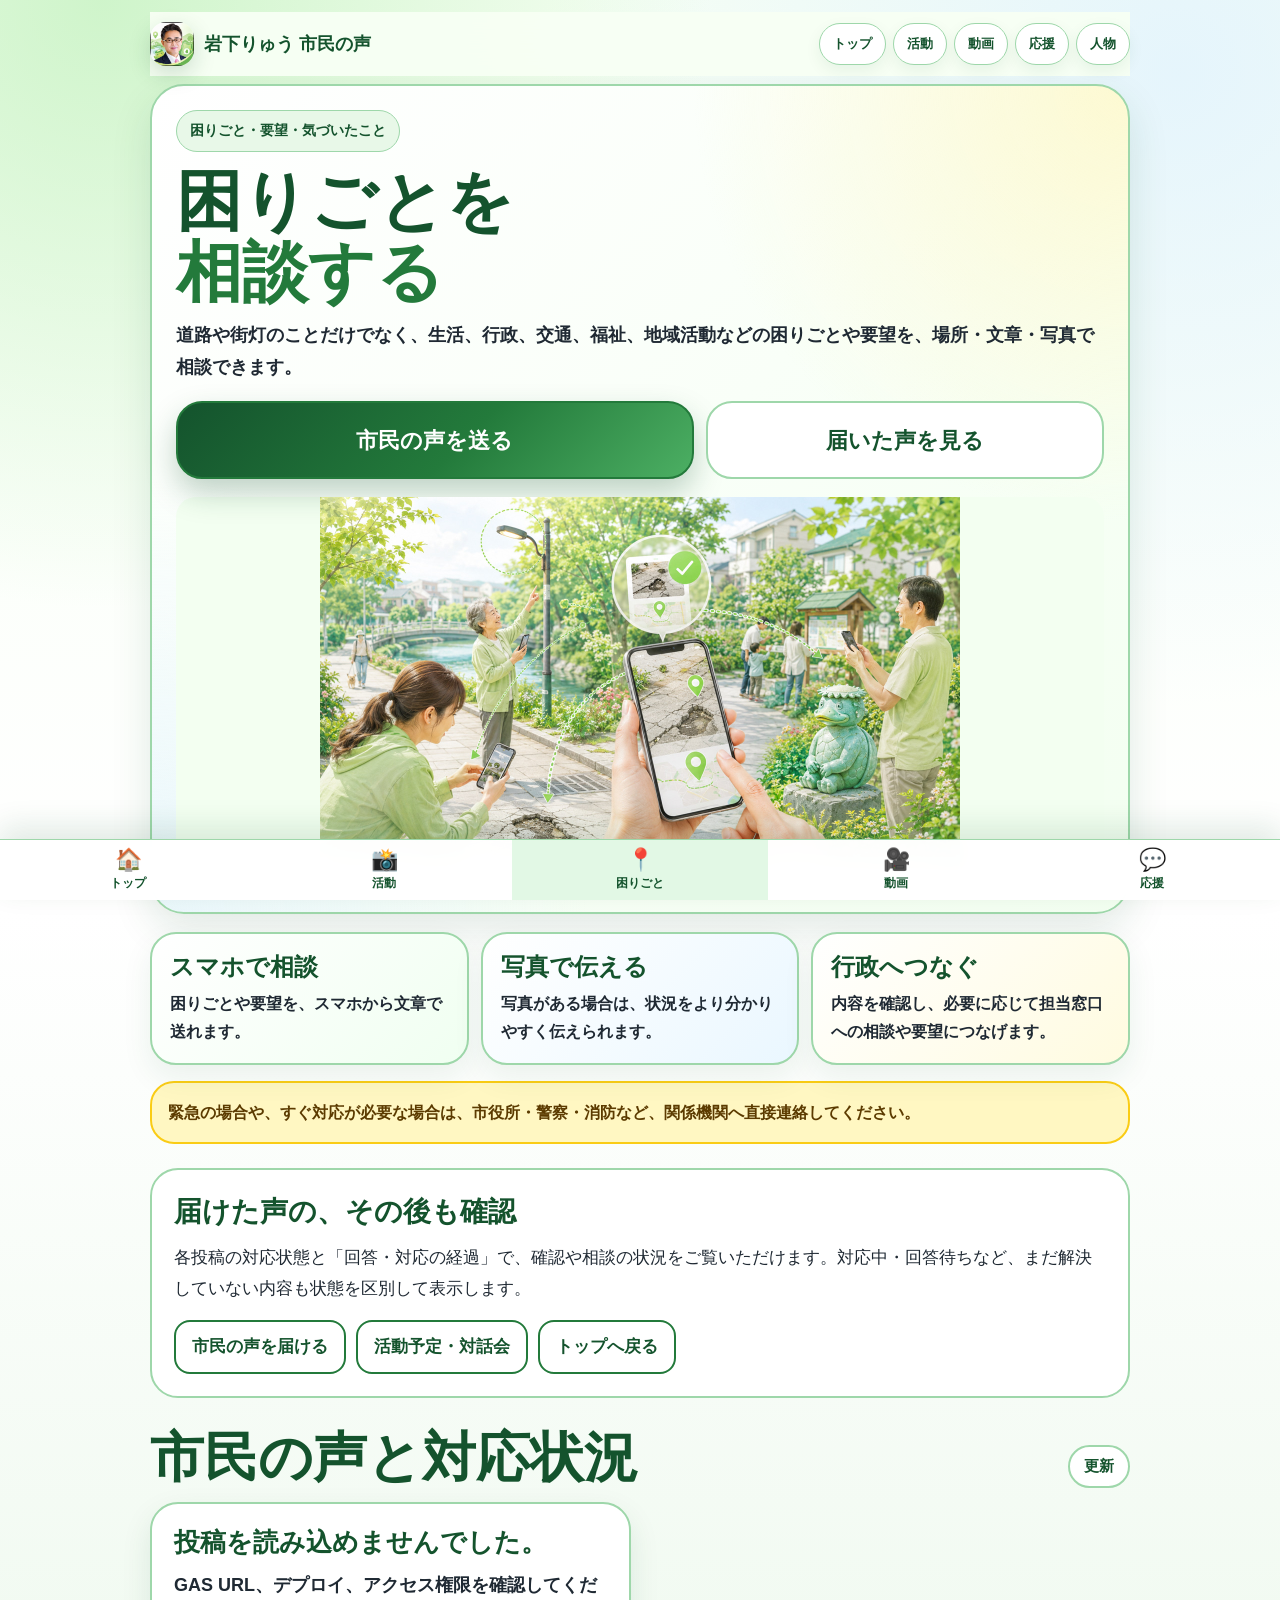
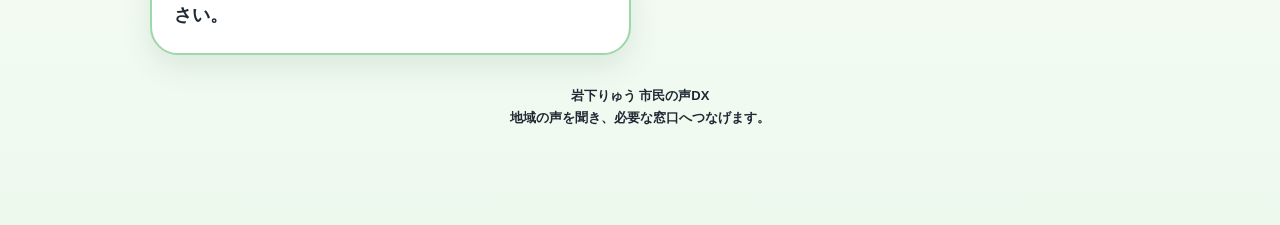
<file: voice.html>
<!DOCTYPE html>
<html lang="ja">
<head>
<meta charset="UTF-8">
<meta name="viewport" content="width=device-width,initial-scale=1">

<title>市民の声・困りごと相談｜岩下りゅう 市民の声DX</title>
<meta property="og:type" content="website">
<meta property="og:site_name" content="岩下りゅう 市民の声DX">
<meta property="og:title" content="市民の声・困りごと相談｜岩下りゅう 市民の声DX">
<meta property="og:description" content="生活、行政、交通、福祉、地域活動などの困りごとや要望を、スマホから相談できます。">
<meta property="og:url" content="https://ichirohns-jpg.github.io/iwashita-ryu-activity/voice.html">
<meta property="og:image" content="https://ichirohns-jpg.github.io/iwashita-ryu-activity/apple-touch-icon.png">
<meta property="og:image:alt" content="岩下りゅう">
<meta name="twitter:card" content="summary">

<meta name="description" content="生活、行政、交通、福祉、地域活動などの困りごとや要望を、スマホから相談できます。">
<meta name="theme-color" content="#237a3b">

<link rel="icon" type="image/png" href="apple-touch-icon.png">
<link rel="apple-touch-icon" href="apple-touch-icon.png">

<style>

:root{
 --kappa-dark:#14532d;
 --kappa-main:#237a3b;
 --kappa-mid:#4caf63;
 --shinryoku:#e8f8e8;
 --river-blue:#e0f2fe;
 --cream:#fff7c2;
 --gold:#facc15;
 --ink:#1f2933;
 --muted:#4b6350;
 --line:#9ed7aa;
 --white:#ffffff;
}

*{
 box-sizing:border-box;
}

html{
 scroll-behavior:smooth;
}

body{
 margin:0;
 font-family:"Hiragino Sans","Yu Gothic","Meiryo",sans-serif;
 background:
 radial-gradient(circle at 8% 0%,rgba(190,240,185,.70),transparent 28%),
 radial-gradient(circle at 92% 4%,rgba(224,242,254,.78),transparent 30%),
 linear-gradient(180deg,#f7fff4 0%,#ffffff 50%,#eef9ee 100%);
 color:var(--ink);
 line-height:1.7;
 -webkit-text-size-adjust:100%;
}

a{
 color:inherit;
 text-decoration:none;
}

button{
 font-family:inherit;
 cursor:pointer;
}

.wrap{
 width:min(980px,94%);
 margin:auto;
 padding:12px 0 96px;
}

.header{
 position:sticky;
 top:0;
 z-index:80;
 display:flex;
 align-items:center;
 justify-content:space-between;
 gap:12px;
 padding:10px 0;
 background:rgba(247,255,244,.96);
 backdrop-filter:blur(16px);
}

.brand{
 display:flex;
 align-items:center;
 gap:10px;
 color:var(--kappa-dark);
 font-weight:900;
}

.brand img{
 width:44px;
 height:44px;
 border-radius:16px;
 object-fit:cover;
 box-shadow:0 8px 22px rgba(20,83,45,.18);
}

.brand span{
 font-size:18px;
 line-height:1.25;
}

.headerNav{
 display:flex;
 flex-wrap:wrap;
 gap:7px;
}

.headerNav a{
 padding:9px 13px;
 border-radius:999px;
 background:#fff;
 border:1px solid var(--line);
 color:var(--kappa-dark);
 font-size:13px;
 font-weight:900;
 box-shadow:0 6px 16px rgba(20,83,45,.07);
}

.hero{
 margin-top:8px;
 border-radius:34px;
 background:
 radial-gradient(circle at 100% 0%,rgba(255,247,194,.70),transparent 34%),
 radial-gradient(circle at 0% 100%,rgba(224,242,254,.60),transparent 34%),
 linear-gradient(135deg,#ffffff 0%,#f3fff1 100%);
 border:2px solid var(--line);
 box-shadow:0 16px 40px rgba(20,83,45,.12);
 padding:24px;
}

.kicker{
 display:inline-flex;
 padding:8px 13px;
 border-radius:999px;
 background:var(--shinryoku);
 border:1px solid var(--line);
 color:var(--kappa-dark);
 font-size:14px;
 font-weight:900;
}

.hero h1{
 margin:14px 0 0;
 color:var(--kappa-dark);
 font-size:clamp(38px,10vw,66px);
 line-height:1.08;
 font-weight:900;
}

.hero h1 span{
 display:block;
 color:var(--kappa-main);
}

.hero p{
 margin:12px 0 0;
 color:var(--ink);
 font-size:18px;
 line-height:1.75;
 font-weight:850;
}

.mainActions{
 margin-top:18px;
 display:grid;
 grid-template-columns:1.3fr 1fr;
 gap:12px;
}

.mainActions a{
 min-height:78px;
 display:flex;
 align-items:center;
 justify-content:center;
 text-align:center;
 border-radius:26px;
 font-size:22px;
 font-weight:900;
 padding:12px;
}

.mainActions a.primary{
 background:linear-gradient(135deg,#14532d 0%,#237a3b 55%,#4caf63 100%);
 color:#fff;
 border:2px solid var(--kappa-main);
 box-shadow:0 14px 30px rgba(20,83,45,.26);
}

.mainActions a.secondary{
 background:#fff;
 color:var(--kappa-dark);
 border:2px solid var(--line);
}

.infoGrid{
 margin-top:18px;
 display:grid;
 grid-template-columns:repeat(3,1fr);
 gap:12px;
}

.infoCard{
 background:#fff;
 border:2px solid var(--line);
 border-radius:26px;
 padding:18px;
 box-shadow:0 12px 30px rgba(20,83,45,.08);
}

.infoCard:nth-child(1){
 background:linear-gradient(135deg,#ffffff 0%,#f0fff1 100%);
}

.infoCard:nth-child(2){
 background:linear-gradient(135deg,#ffffff 0%,#eaf7ff 100%);
}

.infoCard:nth-child(3){
 background:linear-gradient(135deg,#ffffff 0%,#fffbe0 100%);
}

.infoCard h2{
 margin:0;
 color:var(--kappa-dark);
 font-size:24px;
 line-height:1.25;
 font-weight:900;
}

.infoCard p{
 margin:8px 0 0;
 color:var(--ink);
 font-size:16px;
 font-weight:850;
}

.notice{
 margin-top:16px;
 border-radius:24px;
 background:var(--cream);
 border:2px solid var(--gold);
 color:#5c3b00;
 padding:16px;
 font-size:16px;
 line-height:1.7;
 font-weight:900;
}

.reports{
 margin-top:28px;
}

.reportsHead{
 display:flex;
 align-items:flex-end;
 justify-content:space-between;
 gap:12px;
 margin-bottom:14px;
}

.reportsHead h2{
 margin:0;
 color:var(--kappa-dark);
 font-size:clamp(34px,8vw,54px);
 line-height:1.15;
 font-weight:900;
}

.reloadBtn{
 border-radius:999px;
 background:#fff;
 border:2px solid var(--line);
 color:var(--kappa-dark);
 font-size:15px;
 font-weight:900;
 padding:10px 14px;
}

.reportList{
 display:grid;
 grid-template-columns:1fr;
 gap:18px;
}

.reportCard{
 overflow:hidden;
 border-radius:32px;
 background:#fff;
 border:2px solid var(--line);
 box-shadow:0 16px 40px rgba(20,83,45,.11);
}

.reportImageBox{
 width:100%;
 aspect-ratio:4/3;
 background:
 radial-gradient(circle at 100% 0%,rgba(224,242,254,.70),transparent 35%),
 linear-gradient(135deg,#f5fff3 0%,#e8f8e8 100%);
 display:flex;
 align-items:center;
 justify-content:center;
 overflow:hidden;
 border-bottom:1px solid #d6f3d8;
}

.reportImageBox img{
 display:block;
 width:100%;
 height:100%;
 object-fit:contain;
 background:#fff;
}

.noImage{
 color:var(--muted);
 font-size:20px;
 font-weight:900;
}

.reportBody{
 padding:18px;
}

.reportMeta{
 display:flex;
 flex-wrap:wrap;
 gap:8px;
 margin-bottom:12px;
}

.badge{
 display:inline-flex;
 align-items:center;
 padding:6px 11px;
 border-radius:999px;
 background:var(--shinryoku);
 border:1px solid var(--line);
 color:var(--kappa-dark);
 font-size:13px;
 font-weight:900;
}

.badge.status{
 background:var(--cream);
 border-color:var(--gold);
 color:#5c3b00;
}

.badge.good{
 background:#dcfce7;
 border-color:#86efac;
 color:#166534;
}

.badge.warn{
 background:#fee2e2;
 border-color:#fca5a5;
 color:#7f1d1d;
}

.reportTitle{
 margin:0;
 color:var(--kappa-dark);
 font-size:clamp(28px,7vw,44px);
 line-height:1.2;
 font-weight:900;
}

.labelBlock{
 margin-top:12px;
 border-radius:20px;
 background:#f8fff6;
 border:1px solid #c7eecb;
 padding:13px;
}

.labelTitle{
 color:var(--kappa-dark);
 font-size:14px;
 font-weight:900;
}

.labelText{
 margin-top:4px;
 color:var(--ink);
 font-size:18px;
 line-height:1.65;
 font-weight:850;
 white-space:pre-wrap;
 word-break:break-word;
}

.improvementBox{
 margin-top:14px;
 border-radius:22px;
 background:#ecfdf5;
 border:2px solid #86efac;
 padding:14px;
 color:#166534;
}

.improvementTitle{
 font-size:16px;
 font-weight:900;
}

.improvementText{
 margin-top:6px;
 font-size:17px;
 line-height:1.7;
 font-weight:850;
 white-space:pre-wrap;
}

.improvementPhoto{
 margin-top:12px;
 width:100%;
 max-height:320px;
 object-fit:contain;
 border-radius:18px;
 background:#fff;
 border:1px solid #bbf7d0;
}

.reportButtons{
 display:grid;
 grid-template-columns:repeat(2,1fr);
 gap:10px;
 margin-top:16px;
}

.reportButtons a,
.reportButtons button{
 min-height:56px;
 display:flex;
 align-items:center;
 justify-content:center;
 text-align:center;
 border-radius:20px;
 background:#fff;
 border:2px solid var(--line);
 color:var(--kappa-dark);
 font-size:16px;
 font-weight:900;
}

.reportButtons a.navi{
 background:linear-gradient(135deg,#14532d 0%,#237a3b 55%,#4caf63 100%);
 border-color:var(--kappa-main);
 color:#fff;
}

.reportButtons button[disabled]{
 opacity:.45;
}

.shareBox{
 margin-top:14px;
 border-radius:24px;
 background:#f7fff5;
 border:1px solid #c8f0ce;
 padding:14px;
}

.shareTitle{
 color:var(--kappa-dark);
 font-size:16px;
 font-weight:900;
 margin-bottom:10px;
}

.shareButtons{
 display:grid;
 grid-template-columns:repeat(4,1fr);
 gap:10px;
}

.shareButtons a,
.shareButtons button{
 min-height:50px;
 display:flex;
 align-items:center;
 justify-content:center;
 border-radius:18px;
 border:2px solid var(--line);
 background:#fff;
 color:var(--kappa-dark);
 font-size:15px;
 font-weight:900;
}

.empty{
 border-radius:28px;
 background:#fff;
 border:2px solid var(--line);
 box-shadow:0 12px 30px rgba(20,83,45,.10);
 padding:22px;
 color:var(--muted);
}

.empty h3{
 margin:0;
 color:var(--kappa-dark);
 font-size:26px;
 line-height:1.3;
 font-weight:900;
}

.empty p{
 margin:10px 0 0;
 color:var(--ink);
 font-size:18px;
 line-height:1.7;
 font-weight:850;
}

.footer{
 margin-top:30px;
 text-align:center;
 color:var(--ink);
 font-size:13px;
 font-weight:800;
}

.bottomNav{
 position:fixed;
 left:0;
 right:0;
 bottom:0;
 z-index:100;
 display:grid;
 grid-template-columns:repeat(5,1fr);
 background:rgba(255,255,255,.98);
 border-top:1px solid var(--line);
 box-shadow:0 -12px 30px rgba(20,83,45,.12);
 backdrop-filter:blur(14px);
}

.bottomNav a{
 text-align:center;
 color:var(--kappa-dark);
 padding:8px 4px 7px;
 font-size:12px;
 font-weight:900;
}

.bottomNav a span{
 display:block;
 font-size:22px;
 line-height:1.1;
}

.bottomNav a.active{
 background:#e2f8e5;
 color:#14532d;
}

@media (min-width:820px){

 .reportList{
  grid-template-columns:repeat(2,1fr);
 }

 .reportCard:first-child{
  grid-column:1 / -1;
 }

 .reportCard:first-child .reportImageBox{
  aspect-ratio:21/9;
 }

}

@media (max-width:700px){

 .headerNav{
  display:none;
 }

 .brand span{
  font-size:16px;
 }

 .hero{
  border-radius:28px;
  padding:18px;
 }

 .mainActions,
 .infoGrid,
 .reportButtons{
  grid-template-columns:1fr;
 }

 .reportsHead{
  align-items:flex-start;
  flex-direction:column;
 }

 .shareButtons{
  grid-template-columns:1fr 1fr;
 }

}

</style>
<link rel="stylesheet" href="connections.css">
</head>

<body>

<div class="wrap">

<header class="header">

 <a class="brand" href="index.html">
  <img src="apple-touch-icon.png" alt="岩下りゅう">
  <span>岩下りゅう 市民の声</span>
 </a>

 <nav class="headerNav">
  <a href="index.html">トップ</a>
  <a href="activity.html">活動</a>
  <a href="videos.html">動画</a>
  <a href="support.html">応援</a>
  <a href="profile.html">人物</a>
 </nav>

</header>

<main>

<section class="hero">

 <div class="kicker">困りごと・要望・気づいたこと</div>

 <h1>
  困りごとを
  <span>相談する</span>
 </h1>

 <p>
  道路や街灯のことだけでなく、生活、行政、交通、福祉、地域活動などの困りごとや要望を、場所・文章・写真で相談できます。
 </p>

 <div class="mainActions">
  <a class="primary" id="formButton" href="#" target="_blank" rel="noopener">
   市民の声を送る
  </a>
  <a class="secondary" href="#reports">
   届いた声を見る
  </a>
 </div>

<figure class="pageVisual"><img src="images/activity/voice-report.jpg" alt="地域の困りごとを届けるイメージ" width="1280" height="720"><figcaption>相談・投稿のイメージ</figcaption></figure>
</section>

<section class="infoGrid">

 <div class="infoCard">
  <h2>スマホで相談</h2>
  <p>
   困りごとや要望を、スマホから文章で送れます。
  </p>
 </div>

 <div class="infoCard">
  <h2>写真で伝える</h2>
  <p>
   写真がある場合は、状況をより分かりやすく伝えられます。
  </p>
 </div>

 <div class="infoCard">
  <h2>行政へつなぐ</h2>
  <p>
   内容を確認し、必要に応じて担当窓口への相談や要望につなげます。
  </p>
 </div>

</section>

<div class="notice">
 緊急の場合や、すぐ対応が必要な場合は、市役所・警察・消防など、関係機関へ直接連絡してください。
</div>

<section class="dxSection"><h2>届けた声の、その後も確認</h2><p>各投稿の対応状態と「回答・対応の経過」で、確認や相談の状況をご覧いただけます。対応中・回答待ちなど、まだ解決していない内容も状態を区別して表示します。</p><div class="dxButtons"><a href="post.html">市民の声を届ける</a><a href="activity.html?view=schedule">活動予定・対話会</a><a href="index.html">トップへ戻る</a></div></section>
<section class="reports" id="reports">

 <div class="reportsHead">
  <h2>市民の声と対応状況</h2>
  <button class="reloadBtn" type="button" onclick="loadReports()">更新</button>
 </div>

 <div id="reportList" class="reportList">
  <div class="empty">
   <h3>投稿を読み込み中です。</h3>
   <p>少しお待ちください。</p>
  </div>
 </div>

</section>

</main>

<footer class="footer">
 岩下りゅう 市民の声DX<br>
 地域の声を聞き、必要な窓口へつなげます。
</footer>

</div>

<nav class="bottomNav">
 <a href="index.html"><span>🏠</span>トップ</a>
 <a href="activity.html"><span>📸</span>活動</a>
 <a href="voice.html" class="active"><span>📍</span>困りごと</a>
 <a href="videos.html"><span>🎥</span>動画</a>
 <a href="support.html"><span>💬</span>応援</a>
</nav>

<script>

const GAS_URL =
"https://script.google.com/macros/s/AKfycbw09g-SkmsCmsEJiG0VJrhypLbCZVBIw7TOiD5FYwNo2PhGYQz1nYsDfVbWzzff1ZUWXw/exec";

const FORM_URL =
"post.html";

const reportList =
document.getElementById("reportList");

document.getElementById("formButton").href =
FORM_URL;

function esc(v){

 return String(v || "")
 .replace(/&/g,"&amp;")
 .replace(/</g,"&lt;")
 .replace(/>/g,"&gt;")
 .replace(/"/g,"&quot;")
 .replace(/'/g,"&#39;");

}

function pick(obj,keys,defaultValue){

 for(let i = 0; i < keys.length; i++){

  const key =
  keys[i];

  if(
   obj &&
   obj[key] !== undefined &&
   obj[key] !== null &&
   String(obj[key]).trim() !== ""
  ){

   return obj[key];

  }

 }

 return defaultValue || "";

}

function shortDate(v){

 const s =
 String(v || "");

 if(!s){
  return "";
 }

 return s
 .replace(/\s\d{2}:\d{2}.*/,"")
 .replace(/-/g,"/");

}

function reportShareUrl(id){

 const base =
 location.origin +
 location.pathname;

 if(id){
  return base + "#problem-" + encodeURIComponent(id);
 }

 return base;

}

function copyText(text){

 if(navigator.clipboard){

  navigator.clipboard.writeText(text)
  .then(function(){
   alert("リンクをコピーしました。");
  })
  .catch(function(){
   alert("コピーできませんでした。");
  });

  return;

 }

 alert(text);

}

document.addEventListener("click",function(e){

 const btn =
 e.target.closest(".copyBtn");

 if(!btn){
  return;
 }

 const text =
 btn.getAttribute("data-text") || "";

 copyText(text);

});

function statusClass(status){

 const s =
 String(status || "");

 if(s.indexOf("改善") !== -1 || s.indexOf("対応済") !== -1){
  return "good";
 }

 if(s.indexOf("危険") !== -1 || s.indexOf("急") !== -1){
  return "warn";
 }

 return "status";

}

function normalizeReports(result){

 if(Array.isArray(result)){
  return result;
 }

 if(result && Array.isArray(result.reports)){
  return result.reports;
 }

 if(result && Array.isArray(result.records)){
  return result.records;
 }

 if(result && Array.isArray(result.data)){
  return result.data;
 }

 return [];

}

function reportCard(r,index){

 const id =
 pick(r,[
  "ID",
  "id",
  "reportId",
  "problemId"
 ],"problem-" + String(index + 1));

 const date =
 shortDate(
  pick(r,[
   "日時",
   "date",
   "createdAt",
   "timestamp"
  ],"")
 );

 const area =
 pick(r,[
  "町名",
  "town",
  "area",
  "city"
 ],"その他");

 const category =
 pick(r,[
  "カテゴリ",
  "category",
  "type",
  "title"
 ],"困りごと");

 const place =
 pick(r,[
  "場所の説明",
  "place",
  "location",
  "address",
  "spot"
 ],"");

 const body =
 pick(r,[
  "内容",
  "body",
  "content",
  "message",
  "text",
  "detail",
  "description",
  "problemText"
 ],"");

 const urgency =
 pick(r,[
  "緊急度",
  "urgency",
  "priority",
  "emergency"
 ],"通常");

 const status =
 pick(r,[
  "対応状態",
  "status",
  "state",
  "対応"
 ],"確認中");

 const photo =
 pick(r,[
  "写真URL",
  "photoUrl",
  "imageUrl",
  "photo",
  "image"
 ],"");

 const mapUrl =
 pick(r,[
  "GoogleマップURL",
  "mapUrl",
  "mapsUrl"
 ],"");

 const naviUrl =
 pick(r,[
  "ナビURL",
  "navUrl",
  "naviUrl",
  "navigationUrl"
 ],"");

 const improvement =
 pick(r,[
  "改善報告",
  "improvement",
  "report",
  "afterText"
 ],"");

 const improvementPhoto =
 pick(r,[
  "改善写真URL",
  "improvementPhotoUrl",
  "afterPhotoUrl"
 ],"");

 const shareUrl =
 reportShareUrl(id);

 const shareText =
 "市民の声：" +
 category +
 "\n" +
 (place ? place + "\n" : "") +
 body;

 const lineUrl =
 "https://line.me/R/share?text=" +
 encodeURIComponent("市民の声：" + category + "\n" + shareUrl);

 const xUrl =
 "https://twitter.com/intent/tweet?text=" +
 encodeURIComponent(shareText) +
 "&url=" +
 encodeURIComponent(shareUrl);

 const fbUrl =
 "https://www.facebook.com/sharer/sharer.php?u=" +
 encodeURIComponent(shareUrl);

 return ""
 + '<article class="reportCard" id="problem-' + esc(id) + '">'

 + '<div class="reportImageBox">'
 + (photo
    ? '<img src="' + esc(photo) + '" alt="' + esc(category) + '">'
    : '<div class="noImage">写真なし</div>'
   )
 + '</div>'

 + '<div class="reportBody">'

 + '<div class="reportMeta">'
 + '<span class="badge">' + esc(area) + '</span>'
 + '<span class="badge">' + esc(urgency) + '</span>'
 + '<span class="badge ' + esc(statusClass(status)) + '">' + esc(status) + '</span>'
 + (date ? '<span class="badge">' + esc(date) + '</span>' : '')
 + '</div>'

 + '<h3 class="reportTitle">' + esc(category) + '</h3>'

 + (body
    ? '<div class="labelBlock"><div class="labelTitle">困っている内容</div><div class="labelText">' + esc(body) + '</div></div>'
    : ''
   )

 + (place
    ? '<div class="labelBlock"><div class="labelTitle">場所の説明</div><div class="labelText">' + esc(place) + '</div></div>'
    : ''
   )

 + (improvement
    ? '<div class="improvementBox"><div class="improvementTitle">回答・対応の経過</div><div class="improvementText">' + esc(improvement) + '</div>' +
      (improvementPhoto ? '<img class="improvementPhoto" src="' + esc(improvementPhoto) + '" alt="改善写真">' : '') +
      '</div>'
    : ''
   )

 + '<div class="reportButtons">'
 + (mapUrl
    ? '<a href="' + esc(mapUrl) + '" target="_blank" rel="noopener">地図を見る</a>'
    : '<button type="button" disabled>地図なし</button>'
   )
 + (naviUrl
    ? '<a class="navi" href="' + esc(naviUrl) + '" target="_blank" rel="noopener">現地へ向かう</a>'
    : '<button type="button" disabled>ナビなし</button>'
   )
 + '</div>'

 + '<div class="shareBox">'
 + '<div class="shareTitle">この投稿を共有する</div>'
 + '<div class="shareButtons">'
 + '<a href="' + esc(lineUrl) + '" rel="noopener">LINE</a>'
 + '<a href="' + esc(xUrl) + '" target="_blank" rel="noopener">X</a>'
 + '<a href="' + esc(fbUrl) + '" target="_blank" rel="noopener">Facebook</a>'
 + '<button class="copyBtn" type="button" data-text="' + esc(shareUrl) + '">コピー</button>'
 + '</div>'
 + '</div>'

 + '</div>'
 + '</article>';

}

function renderReports(result){

 const reports =
 normalizeReports(result);

 if(!reports.length){

  reportList.innerHTML =
  '<div class="empty">' +
  '<h3>まだ投稿はありません。</h3>' +
  '<p>市民の声が投稿されると、ここに一覧で表示されます。</p>' +
  '</div>';

  return;

 }

 reportList.innerHTML =
 reports
 .map(function(r,index){
  return reportCard(r,index);
 })
 .join("");
 let anchor=location.hash.slice(1);
 try{anchor=decodeURIComponent(anchor);}catch(e){}
 const target=document.getElementById(anchor);
 if(target)target.scrollIntoView();

}

function loadReports(){

 reportList.innerHTML =
 '<div class="empty">' +
 '<h3>投稿を読み込み中です。</h3>' +
 '<p>少しお待ちください。</p>' +
 '</div>';

 const callbackName =
 "voiceCallback_" +
 Date.now() +
 "_" +
 Math.floor(Math.random() * 100000);

 window[callbackName] =
 function(result){

  renderReports(result);

  try{
   delete window[callbackName];
  }catch(e){
   window[callbackName] = undefined;
  }

  const old =
  document.getElementById(callbackName);

  if(old){
   old.remove();
  }

 };

 const script =
 document.createElement("script");

 script.id =
 callbackName;

 script.src =
 GAS_URL +
 "?mode=list&callback=" +
 encodeURIComponent(callbackName) +
 "&t=" +
 Date.now();

 script.onerror =
 function(){

  reportList.innerHTML =
  '<div class="empty">' +
  '<h3>投稿を読み込めませんでした。</h3>' +
  '<p>GAS URL、デプロイ、アクセス権限を確認してください。</p>' +
  '</div>';

  try{
   delete window[callbackName];
  }catch(e){
   window[callbackName] = undefined;
  }

 };

 document.body.appendChild(script);

}

loadReports();

</script>

</body>
</html>
</file>
<file: connections.css>
/* 対面・SNS共通の案内 */
.dxSection{margin-top:24px;padding:22px;border:2px solid #9ed7aa;border-radius:28px;background:#fff;scroll-margin-top:90px}
.dxSection h2{margin:0;color:#14532d;font-size:28px;line-height:1.4}
.dxSection p{font-size:17px;line-height:1.8;margin:12px 0}
.dxLinks{display:grid;grid-template-columns:repeat(3,minmax(0,1fr));gap:12px;margin-top:16px}
.dxLink{display:block;padding:18px;border:2px solid #9ed7aa;border-radius:20px;background:#f3fff1;color:#14532d;text-decoration:none}
.dxLink strong{display:block;font-size:21px}.dxLink span{display:block;font-size:16px;margin-top:8px;line-height:1.7}
.dxButtons [hidden]{display:none!important}
.dxButtons{display:flex;flex-wrap:wrap;gap:10px;margin-top:16px}.dxButtons a,.dxButtons button{display:inline-flex;align-items:center;justify-content:center;min-height:52px;padding:12px 16px;border:2px solid #237a3b;border-radius:16px;background:#fff;color:#14532d;font:700 17px/1.5 "Hiragino Sans","Yu Gothic","Meiryo",sans-serif;text-decoration:none;cursor:pointer}
.dxButtons [aria-current="page"]{background:#14532d;color:#fff}.dxMuted{color:#4b5563}.dxQr{display:block;width:200px;height:200px;max-width:100%;margin:16px 0}
.dxSection a:focus-visible,.dxSection button:focus-visible{outline:3px solid #14532d;outline-offset:4px}
[id]{scroll-margin-top:90px}
@media(max-width:700px){.dxLinks{grid-template-columns:1fr}.dxSection{padding:18px}.dxButtons a,.dxButtons button{flex:1 1 180px}.bottomNav a{font-size:14px}}
@media(prefers-reduced-motion:reduce){html{scroll-behavior:auto}}
@media print{.header,.bottomNav,.dxButtons,script{display:none!important}.dxSection{break-inside:avoid}.wrap{padding-bottom:0}}

/* 写真を入口にしたホーム */
.homeHero{display:grid;grid-template-columns:minmax(0,1fr) minmax(120px,240px);gap:20px;align-items:center}
.homeHero .homeIntro h1{font-size:clamp(32px,6vw,64px);line-height:1.3;letter-spacing:0;margin:12px 0 0}
.homeHero .homeSubtitle{font-size:clamp(20px,3vw,28px);color:#237a3b;margin:4px 0;font-weight:900}
.homeHero .homeLead{font-size:18px;margin:12px 0;line-height:1.8}
.homePortrait{display:block;border-radius:22px;overflow:hidden;background:#e8f8e8}
.homePortrait img{display:block;width:100%;height:auto}
.profileLink{display:inline-block;color:#14532d;font-size:17px;font-weight:800;text-decoration:underline;text-underline-offset:4px;padding:8px 0}
.homeHero .mainActions{grid-column:1/-1;margin:0;grid-template-columns:1fr 1fr;width:100%}
.homePage .pictureMenus{grid-template-columns:repeat(2,minmax(0,1fr));gap:16px}
.homePage .pictureCard{padding:0;min-height:0;display:block;overflow:hidden;background:#fff;border-color:#9ed7aa}
.pictureCard figure{position:relative;margin:0;line-height:0;background:#e8f8e8}
.pictureCard img{display:block;width:100%;height:auto;aspect-ratio:16/9;object-fit:contain}
.pictureCard figcaption{position:absolute;right:8px;bottom:6px;padding:3px 6px;background:rgba(255,255,255,.95);color:#374151;font-size:12px;line-height:1.4;border-radius:4px}
.pictureLabel{padding:16px 18px}.pictureLabel h2{margin:0!important;font-size:27px!important;line-height:1.4!important}.pictureLabel p{margin:5px 0 0!important;font-size:16px!important}
.photoSectionHead{display:flex;align-items:center;justify-content:space-between;gap:12px;flex-wrap:wrap}.photoSectionHead>a{font-size:17px;text-decoration:underline;padding:10px;color:#14532d;font-weight:800}
.activityPreviewGrid{display:grid;grid-template-columns:repeat(3,minmax(0,1fr));gap:16px;margin-top:14px}.activityPreview{display:block;border:1px solid #9ed7aa;border-radius:18px;overflow:hidden;background:#fff;min-width:0}
.activityPreview figure{margin:0;background:#f0f7ef}.activityPreview img{width:100%;aspect-ratio:4/3;object-fit:contain;display:block;height:auto}.activityPreviewBody{padding:14px}.activityPreviewBody h3{font-size:18px;line-height:1.6;margin:5px 0;overflow-wrap:anywhere;display:-webkit-box;-webkit-line-clamp:3;-webkit-box-orient:vertical;overflow:hidden}.activityPreviewBody p{font-size:16px;line-height:1.7;margin:6px 0}.activityPreviewBody time{font-size:14px;color:#4b5563}.activityPreviewOpen{font-size:16px;font-weight:800;color:#14532d;text-decoration:underline}.previewNoPhoto{display:flex;align-items:center;justify-content:center;aspect-ratio:4/3;font-size:20px;color:#14532d;background:#e8f8e8}
.pageVisual{margin:18px 0 0;background:#f3fff1;border-radius:20px;overflow:hidden}.pageVisual img{display:block;width:100%;height:auto;max-height:360px;object-fit:contain}.pageVisual figcaption{font-size:14px;line-height:1.5;color:#4b5563;text-align:right;padding:5px 10px}.portraitVisual{max-width:260px;margin:18px auto 0}.portraitVisual img{max-height:none}
.homePage .dxSection h2{font-size:26px}.homePage .dxQr{width:144px;height:144px}
@media(max-width:700px){.homeHero{grid-template-columns:minmax(0,1fr) 112px;gap:12px}.homeHero .kicker{font-size:13px;padding:6px 8px}.homeHero .homeLead{font-size:16px;margin:8px 0}.homeHero .homeSubtitle{font-size:20px}.homeHero .mainActions a{font-size:18px;min-height:60px;border-radius:18px}.homePortrait{border-radius:16px}.homePage .pictureMenus{gap:12px}.pictureLabel{padding:12px}.pictureLabel h2{font-size:21px!important}.pictureLabel p{font-size:16px!important}.pictureCard{border-radius:20px!important}.activityPreviewGrid{grid-template-columns:1fr}.activityPreview{display:grid;grid-template-columns:110px minmax(0,1fr);align-items:start}.activityPreview figure{height:100%}.activityPreview img{aspect-ratio:auto;height:auto;max-height:180px;margin:auto}.activityPreviewBody{padding:12px}.pageVisual img{max-height:260px}.homePage .dxSection h2{font-size:24px}}
@media(max-width:360px){.homeHero{grid-template-columns:minmax(0,1fr) 96px}.homeHero .homeIntro h1{font-size:29px}.homeHero .kicker{font-size:12px}.pictureLabel h2{font-size:19px!important}}
</file>
